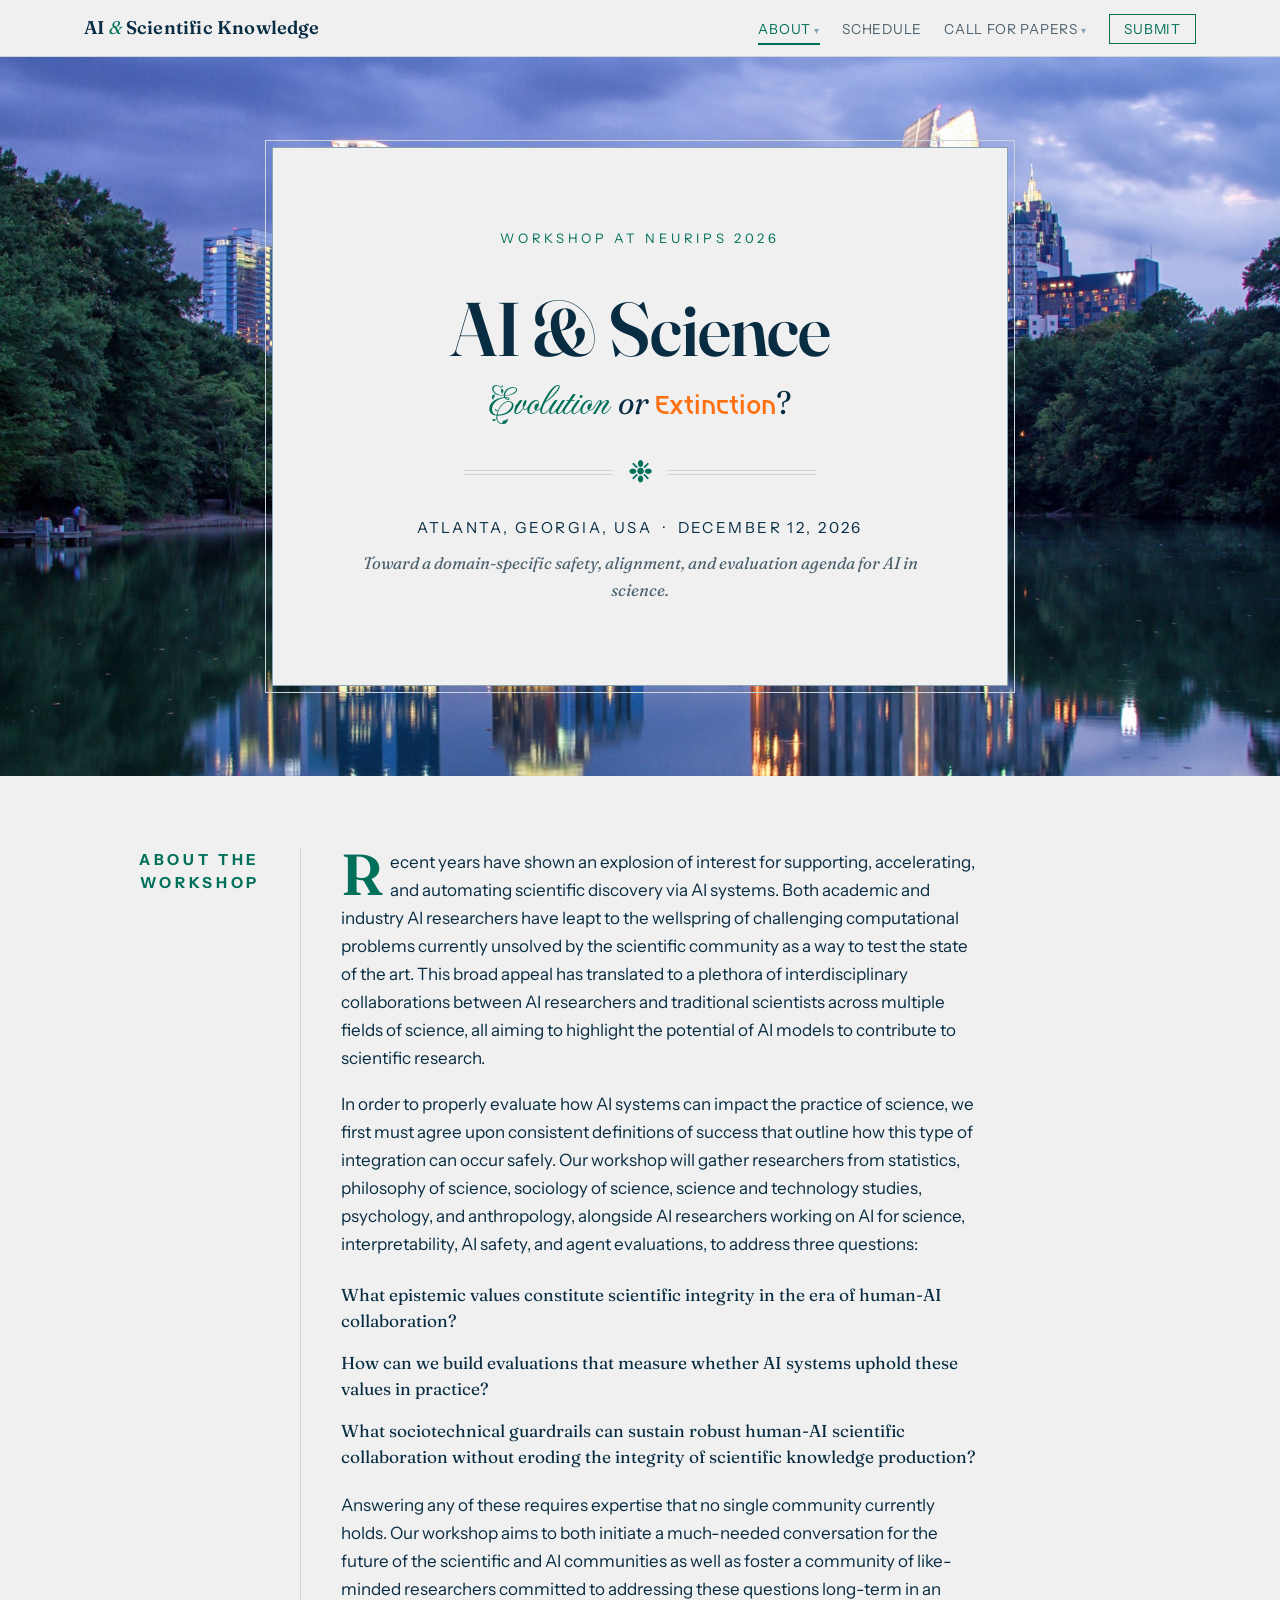
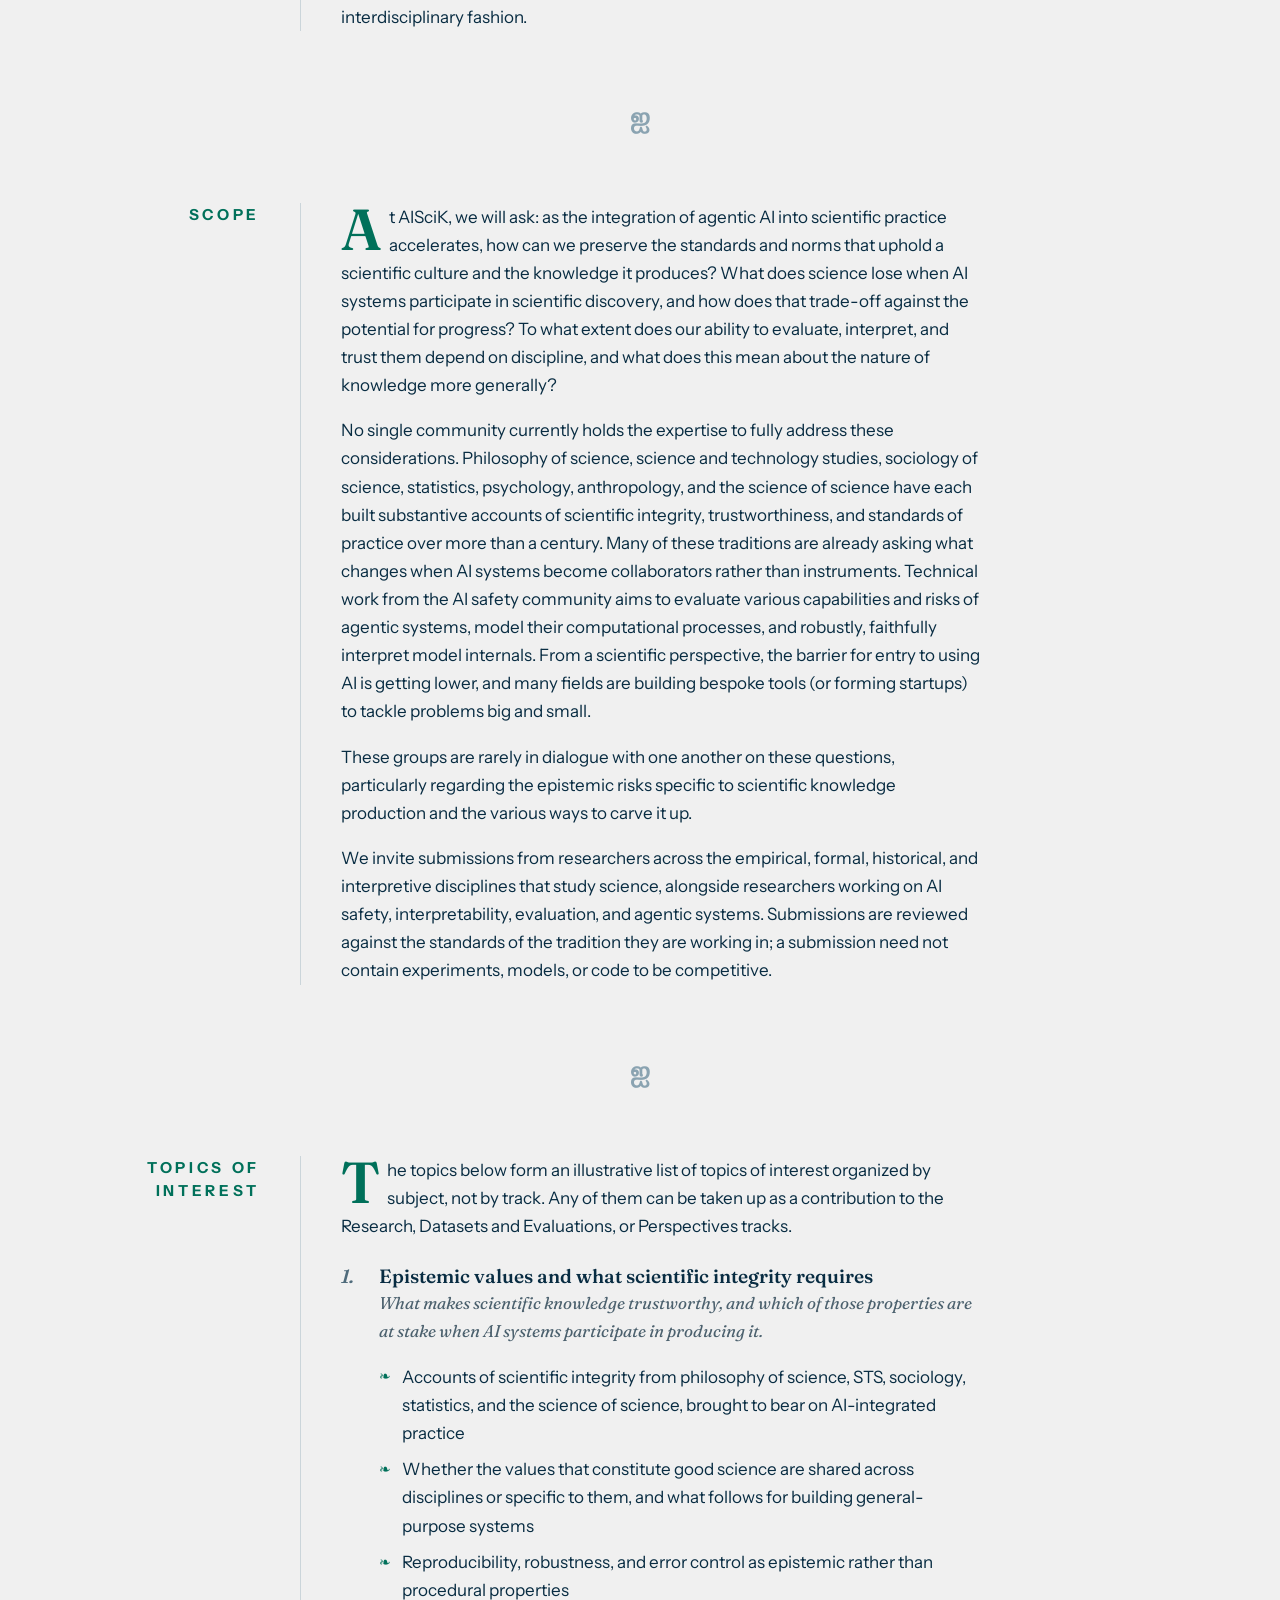
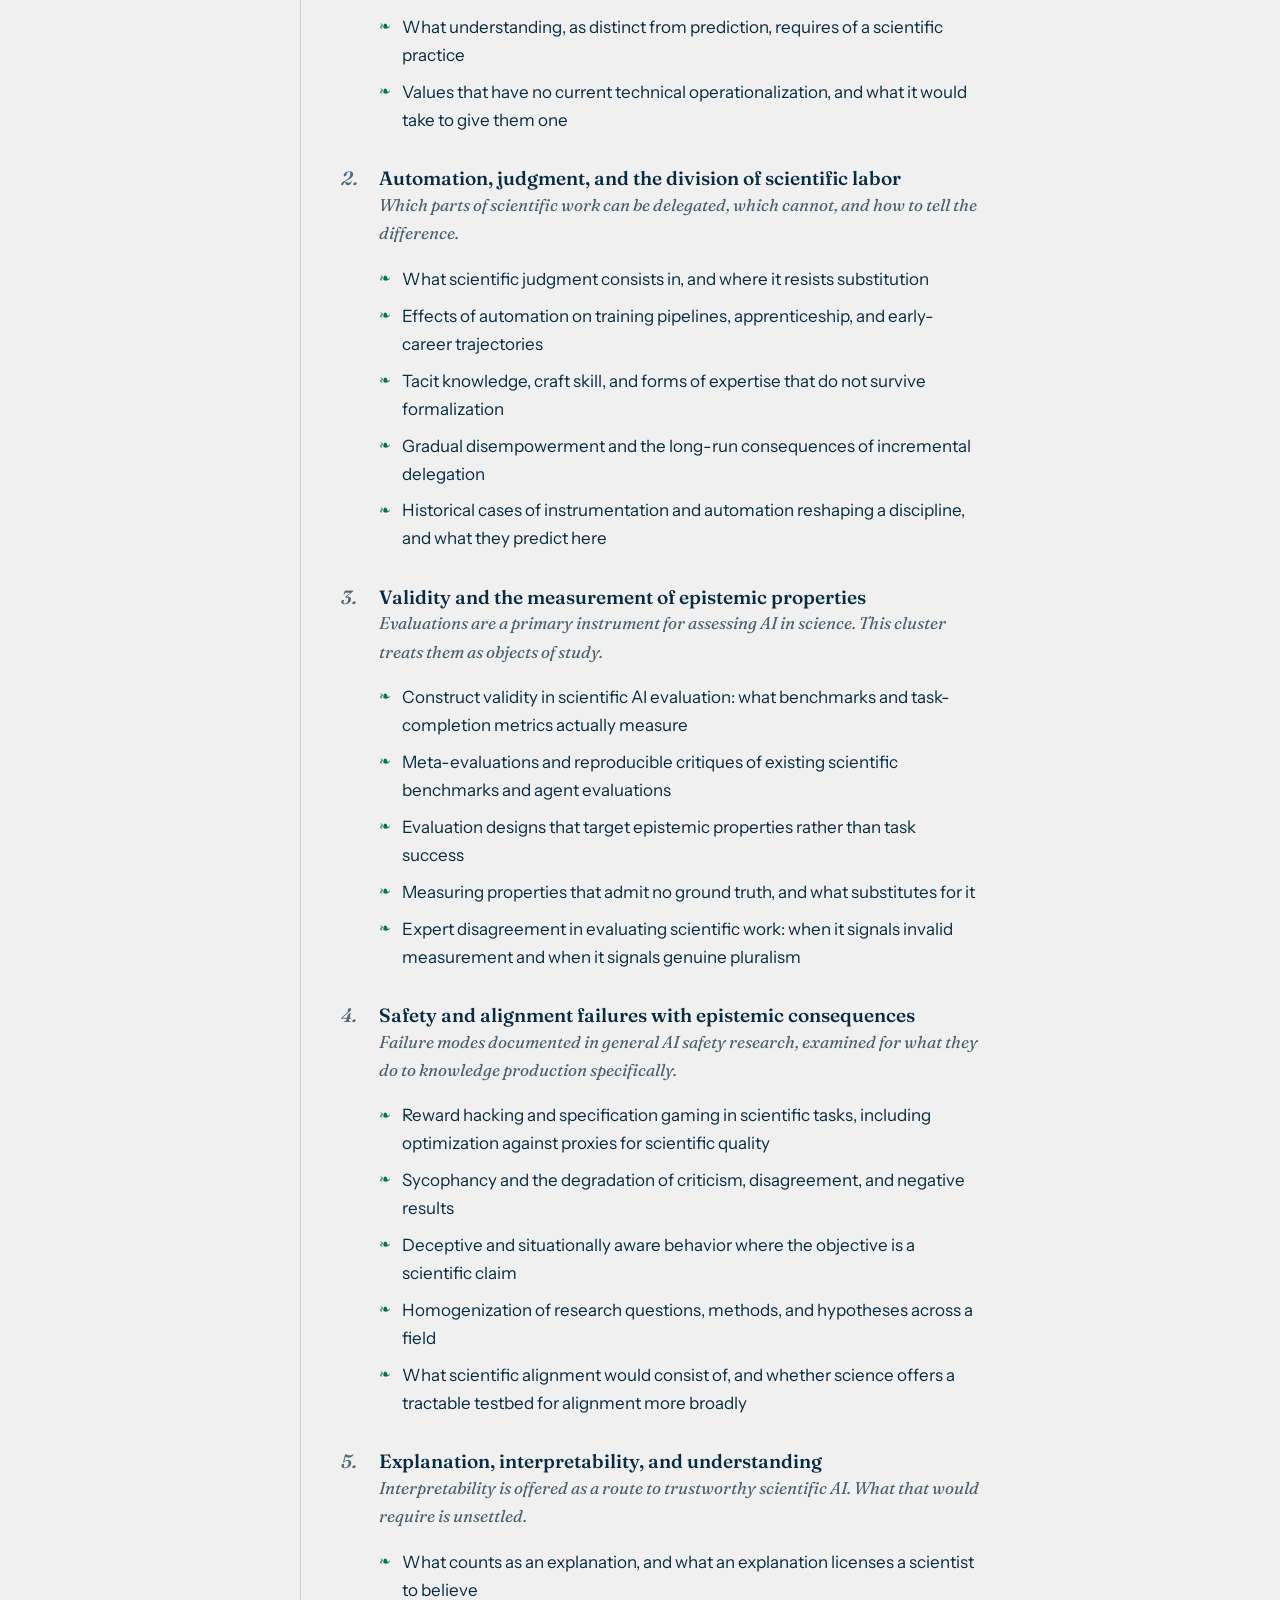
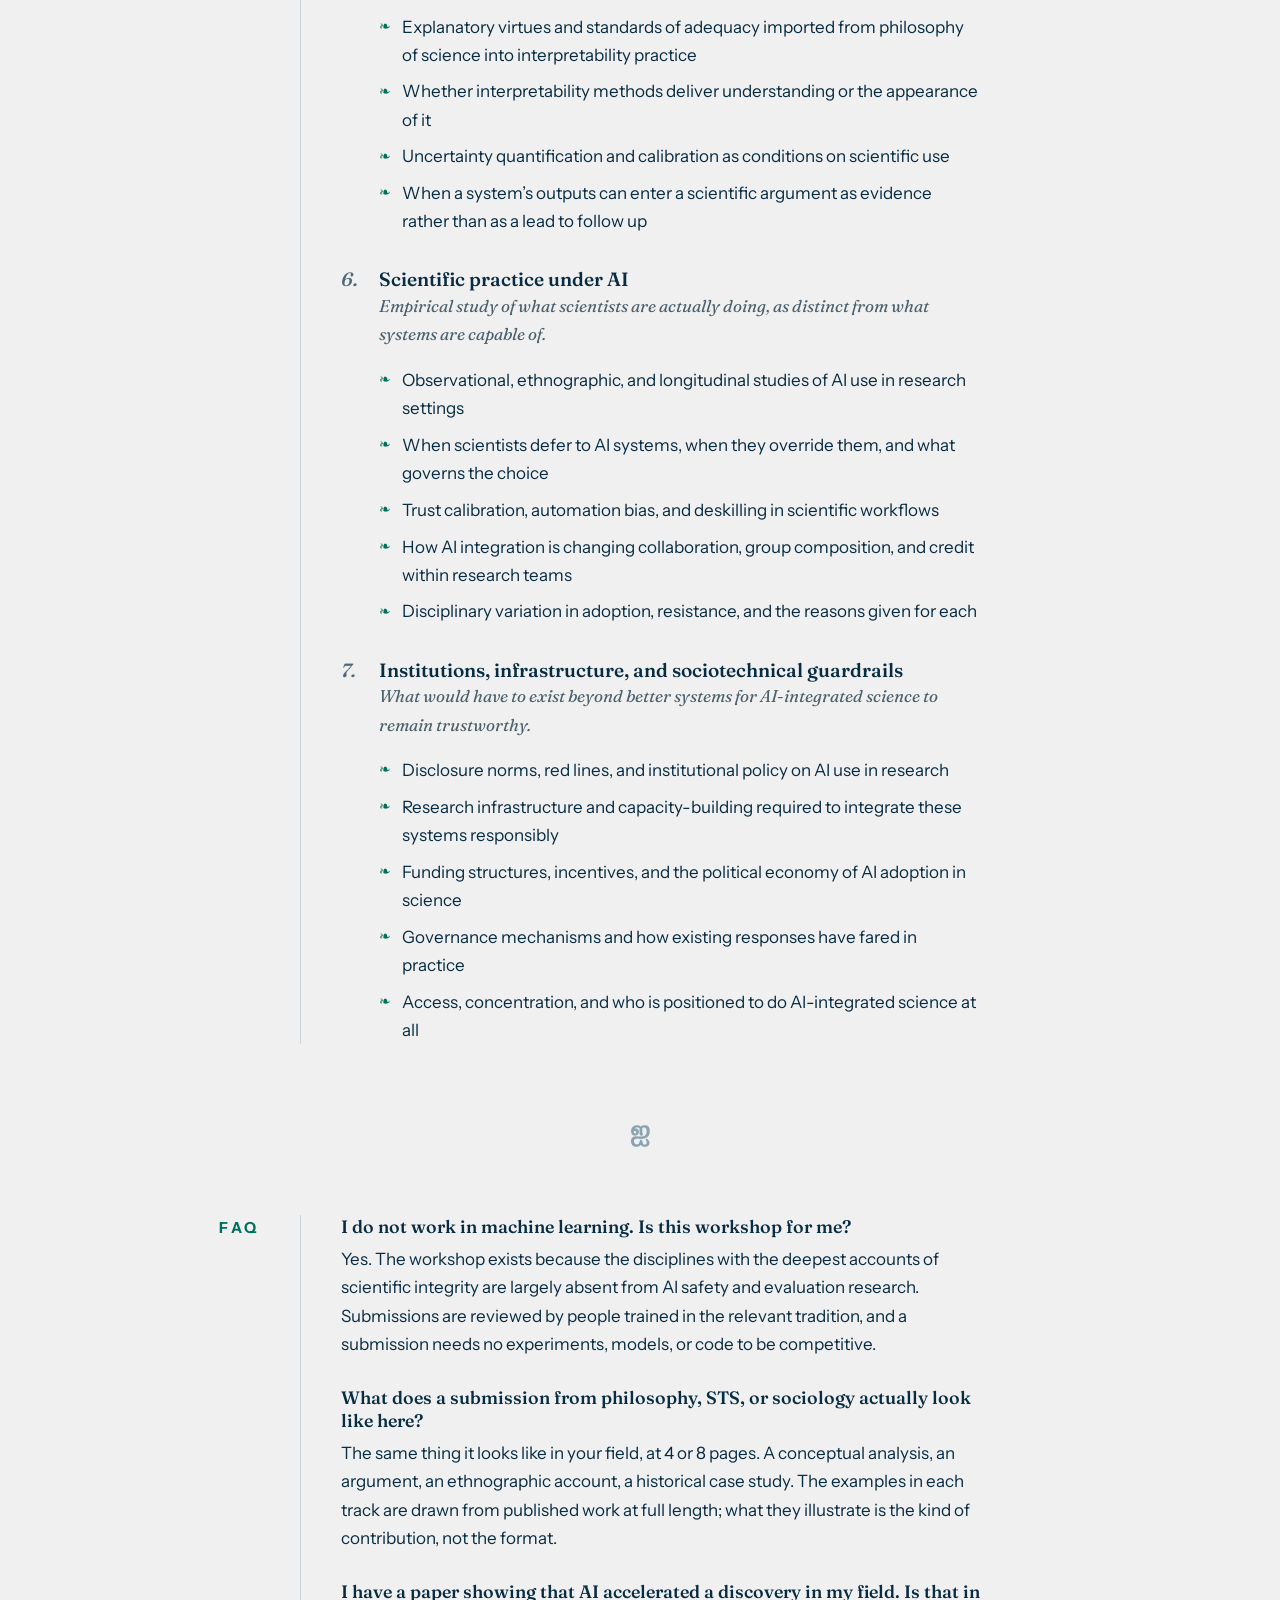
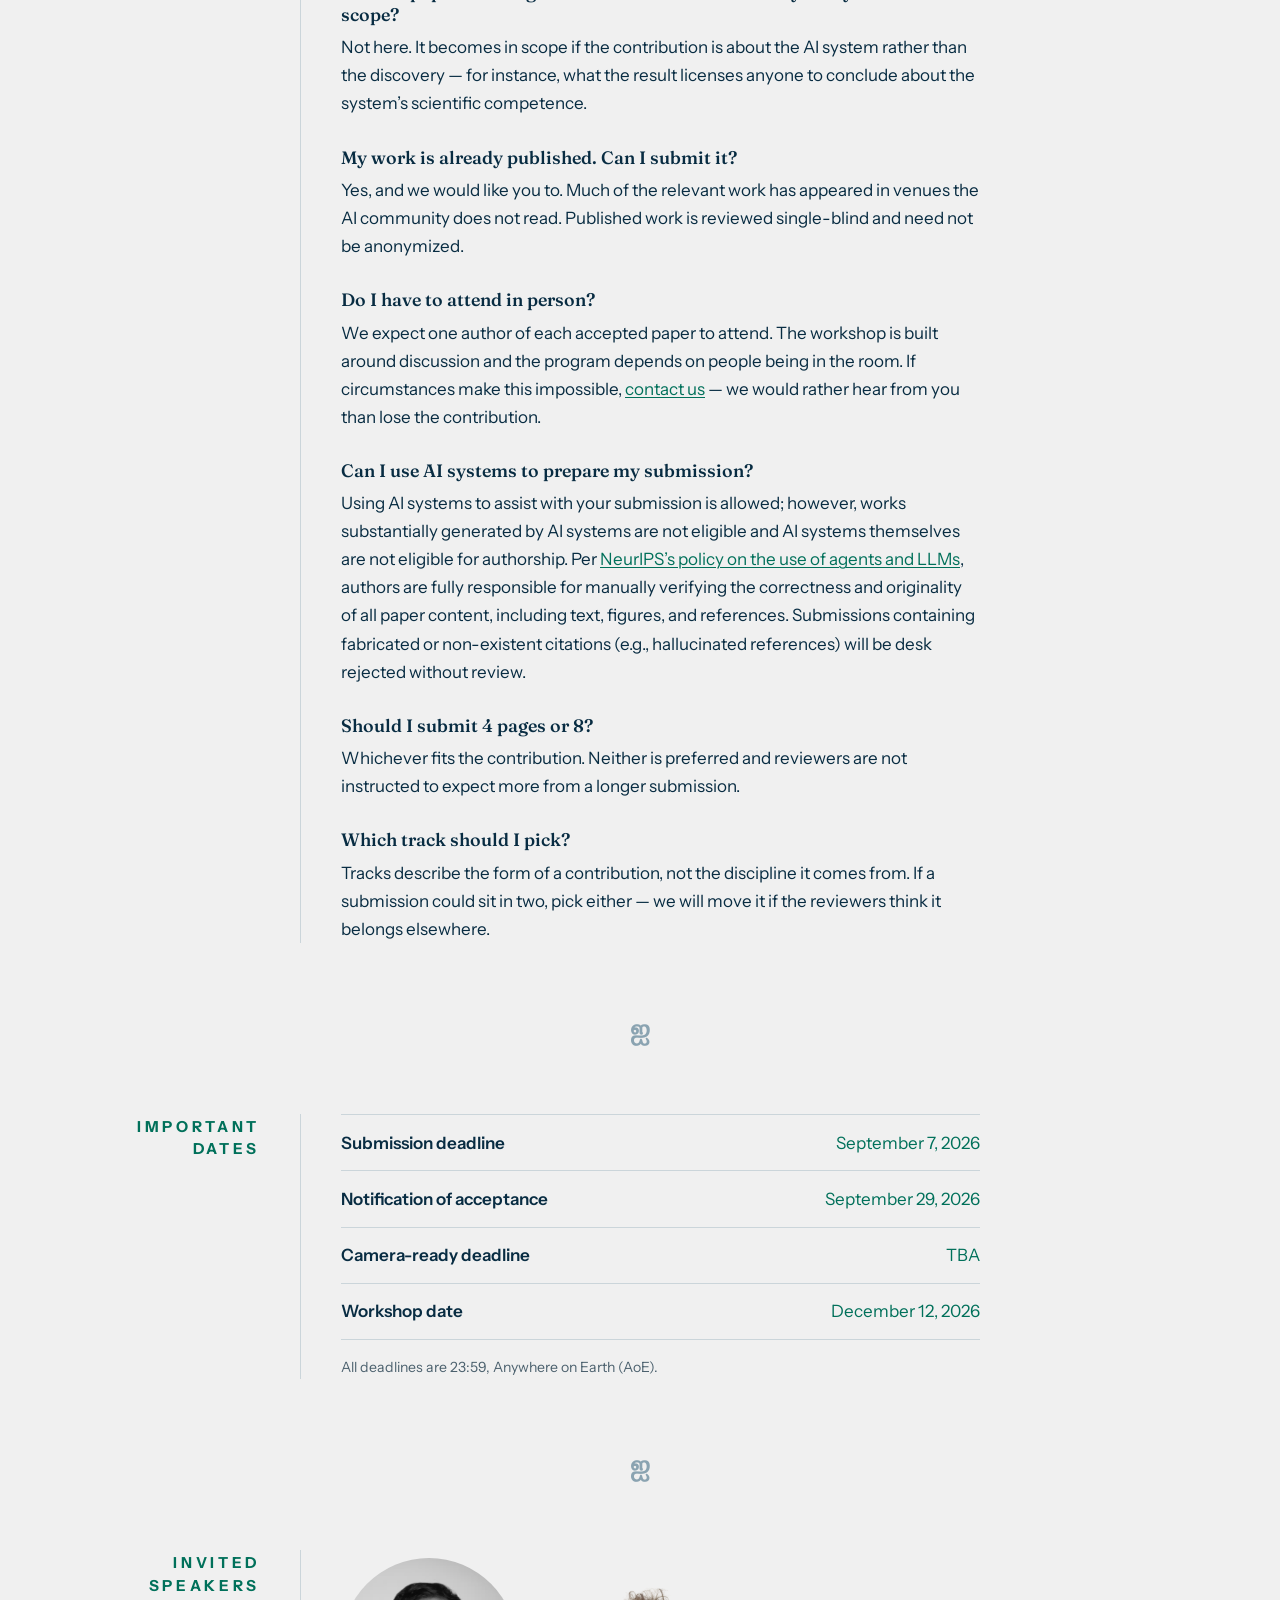
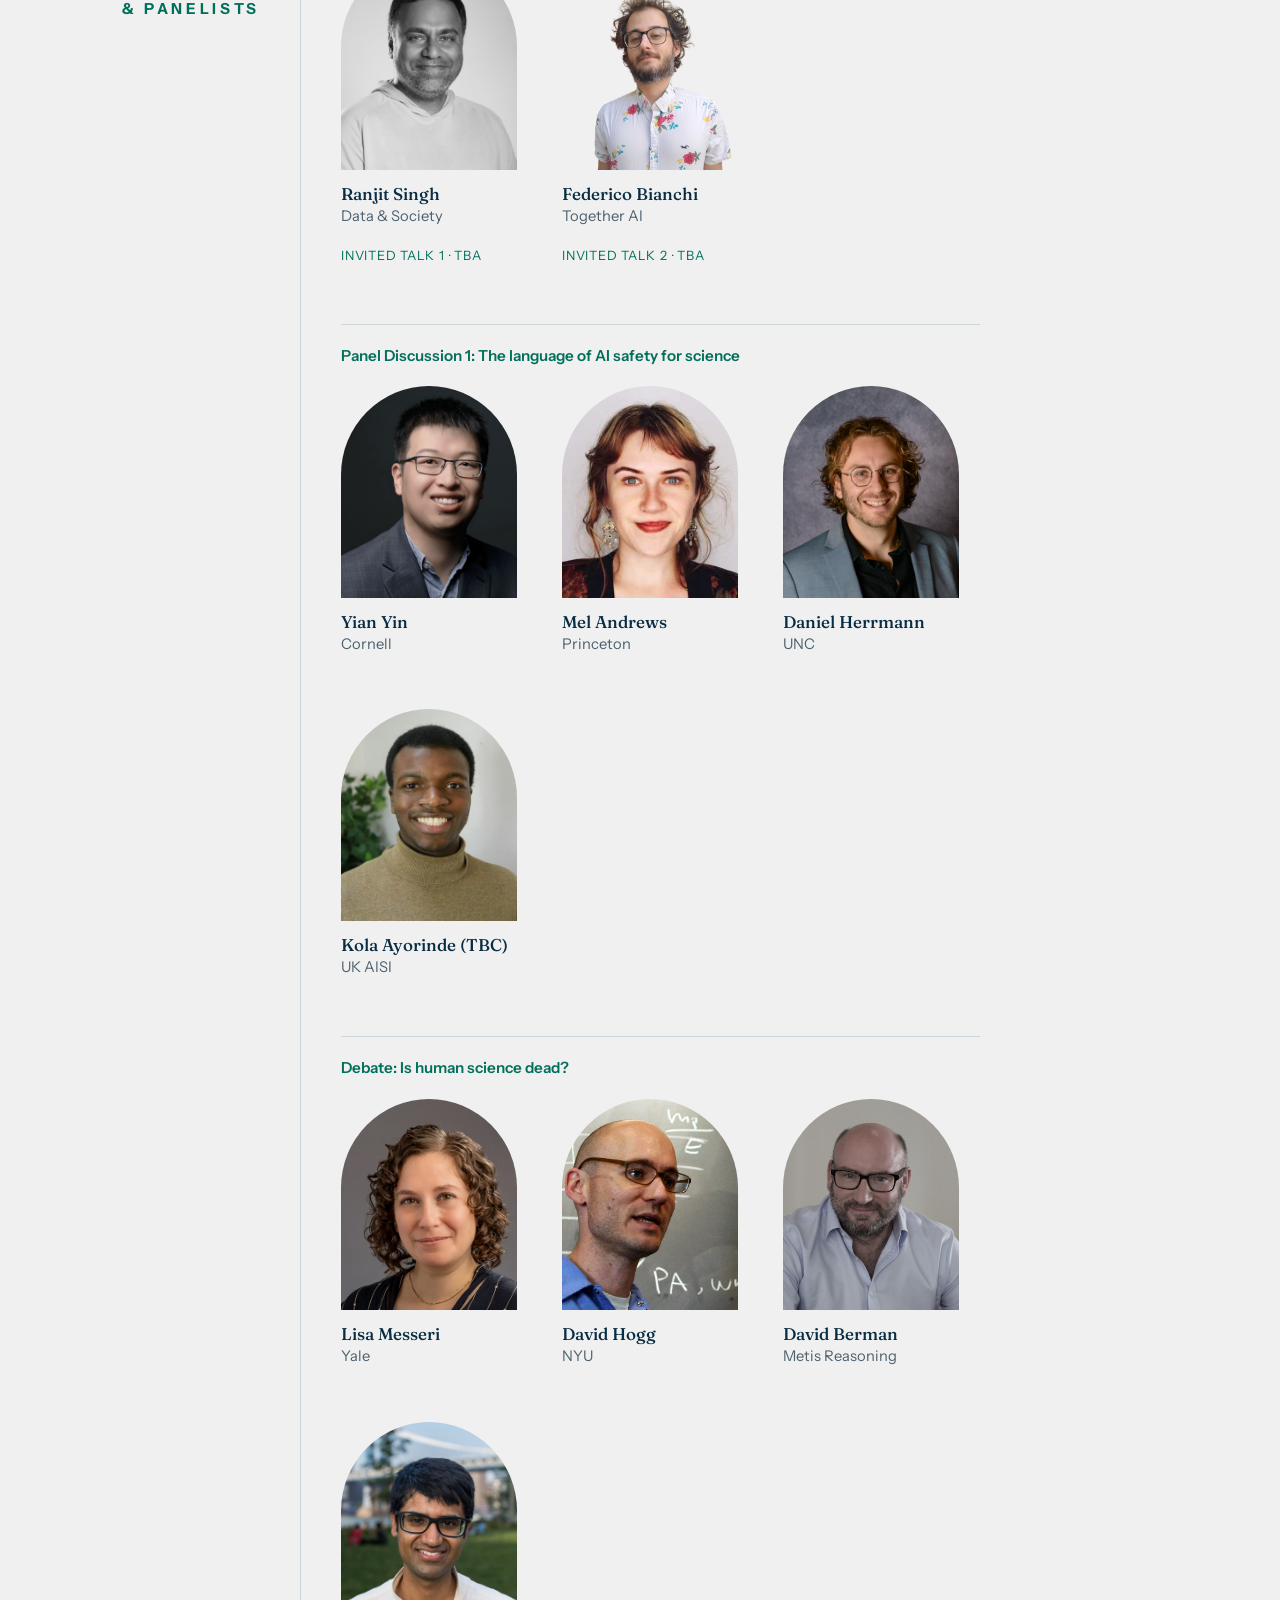
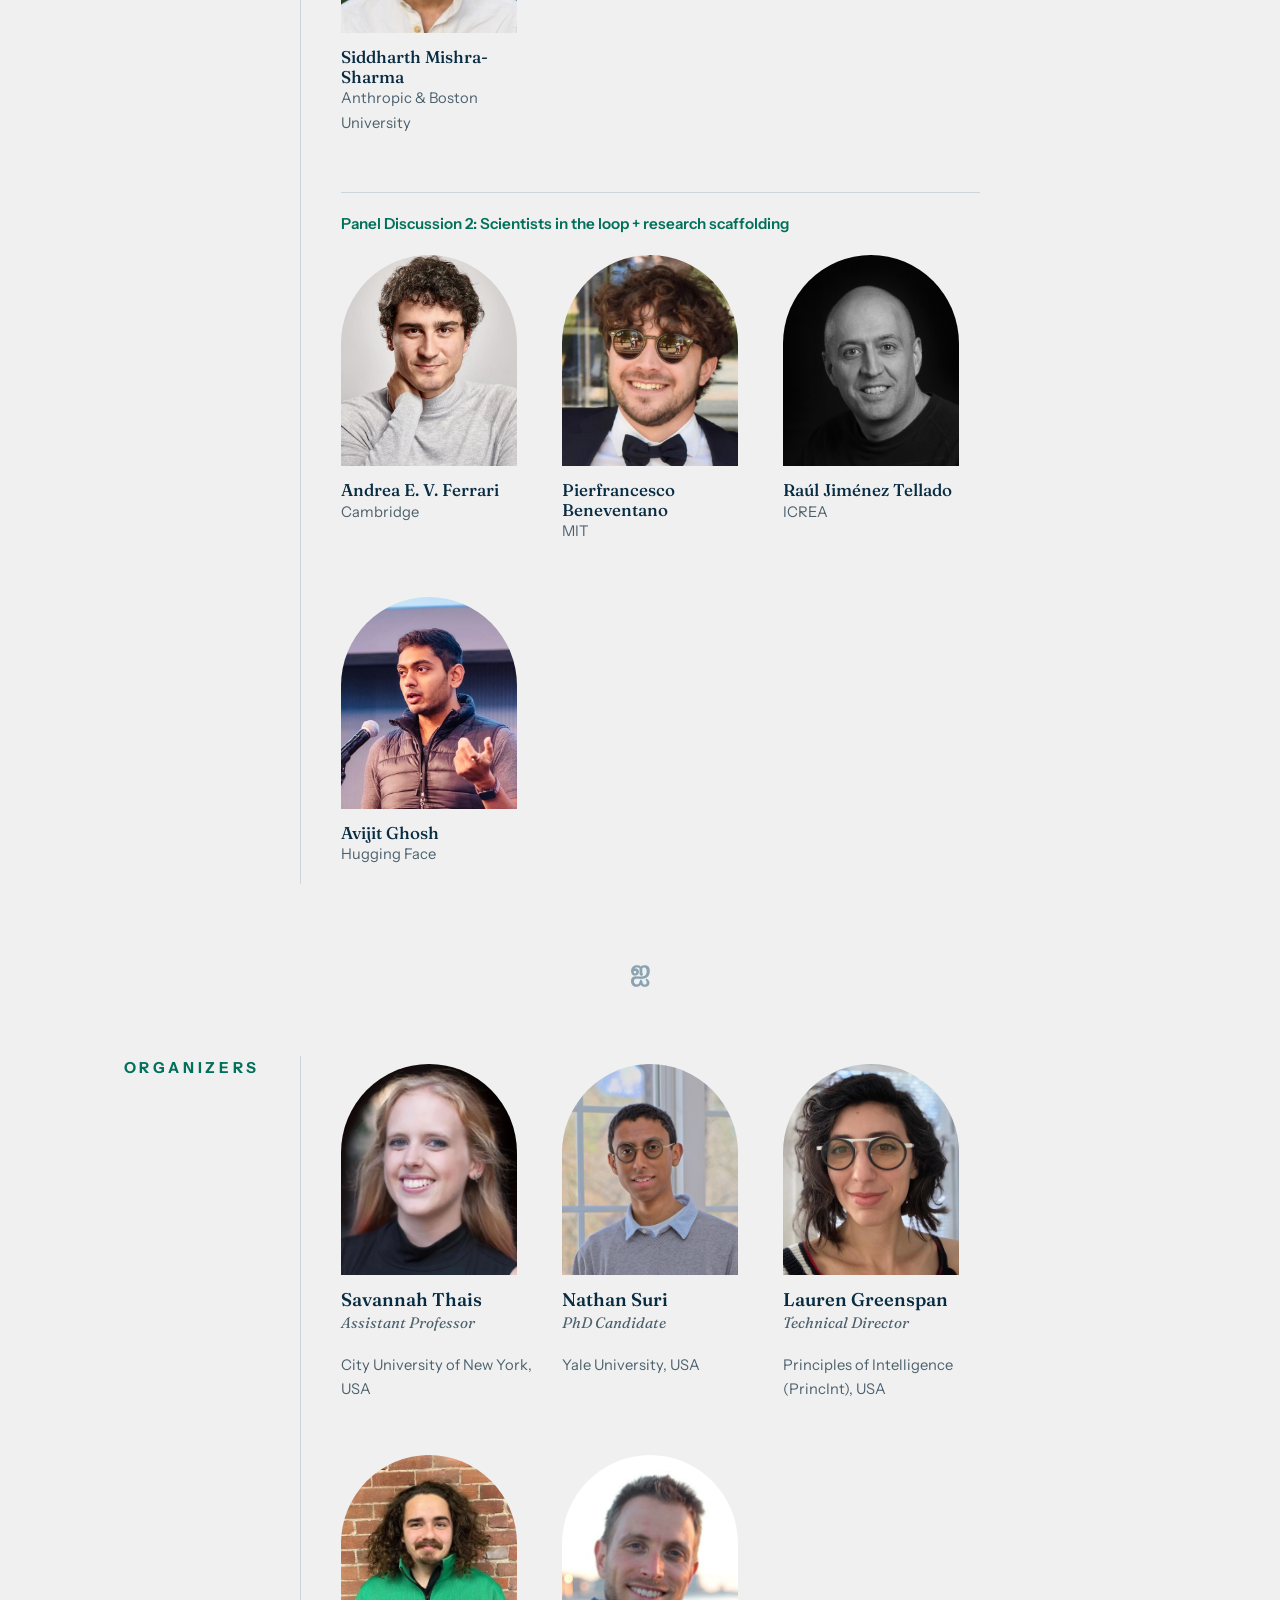
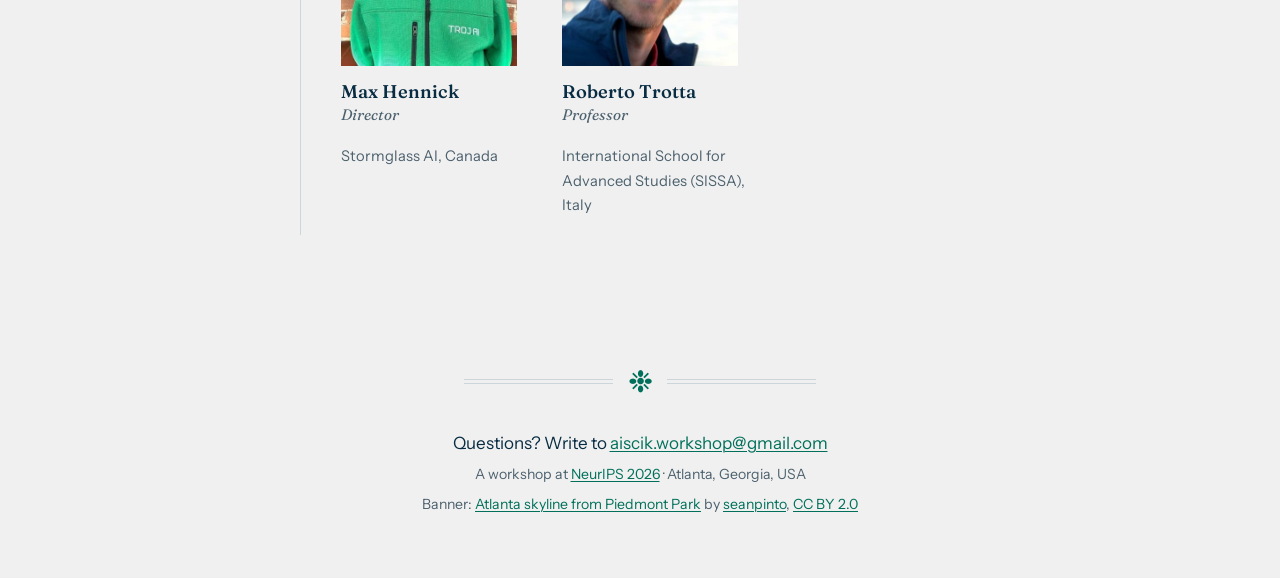
<file: index.html>
<!DOCTYPE html>
<html lang="en">
<head>
<meta charset="utf-8">
<meta name="viewport" content="width=device-width, initial-scale=1">
<title>AI &amp; Science: Evolution or Extinction? — NeurIPS 2026 Workshop</title>
<meta name="description" content="A NeurIPS 2026 workshop on scientific integrity in the era of human–AI collaboration. Atlanta, Georgia, USA.">
<link rel="preconnect" href="https://fonts.googleapis.com">
<link rel="preconnect" href="https://fonts.gstatic.com" crossorigin>
<link href="https://fonts.googleapis.com/css2?family=Asimovian&family=Fleur+De+Leah&family=Fraunces:ital,opsz,wght@0,9..144,300..700;1,9..144,300..700&family=Instrument+Sans:ital,wght@0,400..700;1,400..700&display=swap" rel="stylesheet">
<link rel="stylesheet" href="/css/styles.css?v=18">
<link rel="icon" href="data:image/svg+xml,<svg xmlns='http://www.w3.org/2000/svg' viewBox='0 0 100 100'><text x='50' y='50' font-size='78' text-anchor='middle' dominant-baseline='central'>❉</text></svg>">
</head>
<body>

<header class="site-header" id="top">
  <nav class="site-nav" aria-label="Main">
    <a class="nav-brand" href="/">AI&nbsp;<span class="amp">&amp;</span>&nbsp;Scientific Knowledge</a>
    <button class="nav-toggle" aria-expanded="false" aria-controls="nav-menu">
      <span class="nav-toggle-bar" aria-hidden="true"></span>
      Menu
    </button>
    <ul class="nav-menu" id="nav-menu">
      <li><a href="/" aria-current="page">About</a></li>
      <li><a href="/schedule/">Schedule</a></li>
      <li><a href="/call-for-papers/">Call for Papers</a></li>
      <li><a class="nav-cta" href="https://openreview.net/group?id=NeurIPS.cc/2026/Workshop/AISciK" target="_blank" rel="noopener">Submit</a></li>
    </ul>
  </nav>
</header>

<main>

  <!-- ======================= HERO ======================= -->
  <section class="hero">
    <div class="hero-frame">
      <p class="hero-eyebrow">Workshop at NeurIPS 2026</p>
      <h1 class="hero-title">
        <span class="hero-title-main">AI &amp; Science</span>
        <span class="hero-title-sub"><span class="evolution">Evolution</span> <em>or</em> <span class="extinction">Extinction</span><span class="rubric">?</span></span>
      </h1>
      <div class="hero-rule" aria-hidden="true"><span>❉</span></div>
      <p class="hero-meta">Atlanta, Georgia, USA&ensp;·&ensp;December 12, 2026</p>
      <p class="hero-tagline">Toward a domain-specific safety, alignment, and evaluation agenda for AI in science.</p>
    </div>
  </section>

  <!-- ======================= ABOUT ======================= -->
  <section class="section" id="about">
    <h2 class="section-rubric"><span class="rubric-word">About the workshop</span></h2>
    <div class="section-body">
      <p class="dropcap">Recent years have shown an explosion of interest for supporting, accelerating, and automating scientific discovery via AI systems. Both academic and industry AI researchers have leapt to the wellspring of challenging computational problems currently unsolved by the scientific community as a way to test the state of the art. This broad appeal has translated to a plethora of interdisciplinary collaborations between AI researchers and traditional scientists across multiple fields of science, all aiming to highlight the potential of AI models to contribute to scientific research.</p>
      <p>In order to properly evaluate how AI systems can impact the practice of science, we first must agree upon consistent definitions of success that outline how this type of integration can occur safely. Our workshop will gather researchers from statistics, philosophy of science, sociology of science, science and technology studies, psychology, and anthropology, alongside AI researchers working on AI for science, interpretability, AI safety, and agent evaluations, to address three questions:</p>
      <ol class="question-list">
        <li>What epistemic values constitute scientific integrity in the era of human-AI collaboration?</li>
        <li>How can we build evaluations that measure whether AI systems uphold these values in practice?</li>
        <li>What sociotechnical guardrails can sustain robust human-AI scientific collaboration without eroding the integrity of scientific knowledge production?</li>
      </ol>
      <p>Answering any of these requires expertise that no single community currently holds. Our workshop aims to both initiate a much-needed conversation for the future of the scientific and AI communities as well as foster a community of like-minded researchers committed to addressing these questions long-term in an interdisciplinary fashion.</p>
    </div>
  </section>

  <div class="fleuron" aria-hidden="true">ஐ</div>

  <!-- ======================= SCOPE ======================= -->
  <section class="section" id="scope">
    <h2 class="section-rubric"><span class="rubric-word">Scope</span></h2>
    <div class="section-body">
      <p class="dropcap">At AISciK, we will ask: as the integration of agentic AI into scientific practice accelerates, how can we preserve the standards and norms that uphold a scientific culture and the knowledge it produces? What does science lose when AI systems participate in scientific discovery, and how does that trade-off against the potential for progress? To what extent does our ability to evaluate, interpret, and trust them depend on discipline, and what does this mean about the nature of knowledge more generally?</p>
      <p>No single community currently holds the expertise to fully address these considerations. Philosophy of science, science and technology studies, sociology of science, statistics, psychology, anthropology, and the science of science have each built substantive accounts of scientific integrity, trustworthiness, and standards of practice over more than a century. Many of these traditions are already asking what changes when AI systems become collaborators rather than instruments. Technical work from the AI safety community aims to evaluate various capabilities and risks of agentic systems, model their computational processes, and robustly, faithfully interpret model internals. From a scientific perspective, the barrier for entry to using AI is getting lower, and many fields are building bespoke tools (or forming startups) to tackle problems big and small.</p>
      <p>These groups are rarely in dialogue with one another on these questions, particularly regarding the epistemic risks specific to scientific knowledge production and the various ways to carve it up.</p>
      <p>We invite submissions from researchers across the empirical, formal, historical, and interpretive disciplines that study science, alongside researchers working on AI safety, interpretability, evaluation, and agentic systems. Submissions are reviewed against the standards of the tradition they are working in; a submission need not contain experiments, models, or code to be competitive.</p>
    </div>
  </section>

  <div class="fleuron" aria-hidden="true">ஐ</div>

  <!-- ======================= TOPICS ======================= -->
  <section class="section" id="topics">
    <h2 class="section-rubric"><span class="rubric-word">Topics of Interest</span></h2>
    <div class="section-body">
      <p class="dropcap">The topics below form an illustrative list of topics of interest organized by subject, not by track. Any of them can be taken up as a contribution to the Research, Datasets and Evaluations, or Perspectives tracks.</p>
      <ol class="topics-list">
        <li>
          <h3>Epistemic values and what scientific integrity requires</h3>
          <p class="topic-desc">What makes scientific knowledge trustworthy, and which of those properties are at stake when AI systems participate in producing it.</p>
          <ul class="topic-list">
            <li>Accounts of scientific integrity from philosophy of science, STS, sociology, statistics, and the science of science, brought to bear on AI-integrated practice</li>
            <li>Whether the values that constitute good science are shared across disciplines or specific to them, and what follows for building general-purpose systems</li>
            <li>Reproducibility, robustness, and error control as epistemic rather than procedural properties</li>
            <li>What understanding, as distinct from prediction, requires of a scientific practice</li>
            <li>Values that have no current technical operationalization, and what it would take to give them one</li>
          </ul>
        </li>
        <li>
          <h3>Automation, judgment, and the division of scientific labor</h3>
          <p class="topic-desc">Which parts of scientific work can be delegated, which cannot, and how to tell the difference.</p>
          <ul class="topic-list">
            <li>What scientific judgment consists in, and where it resists substitution</li>
            <li>Effects of automation on training pipelines, apprenticeship, and early-career trajectories</li>
            <li>Tacit knowledge, craft skill, and forms of expertise that do not survive formalization</li>
            <li>Gradual disempowerment and the long-run consequences of incremental delegation</li>
            <li>Historical cases of instrumentation and automation reshaping a discipline, and what they predict here</li>
          </ul>
        </li>
        <li>
          <h3>Validity and the measurement of epistemic properties</h3>
          <p class="topic-desc">Evaluations are a primary instrument for assessing AI in science. This cluster treats them as objects of study.</p>
          <ul class="topic-list">
            <li>Construct validity in scientific AI evaluation: what benchmarks and task-completion metrics actually measure</li>
            <li>Meta-evaluations and reproducible critiques of existing scientific benchmarks and agent evaluations</li>
            <li>Evaluation designs that target epistemic properties rather than task success</li>
            <li>Measuring properties that admit no ground truth, and what substitutes for it</li>
            <li>Expert disagreement in evaluating scientific work: when it signals invalid measurement and when it signals genuine pluralism</li>
          </ul>
        </li>
        <li>
          <h3>Safety and alignment failures with epistemic consequences</h3>
          <p class="topic-desc">Failure modes documented in general AI safety research, examined for what they do to knowledge production specifically.</p>
          <ul class="topic-list">
            <li>Reward hacking and specification gaming in scientific tasks, including optimization against proxies for scientific quality</li>
            <li>Sycophancy and the degradation of criticism, disagreement, and negative results</li>
            <li>Deceptive and situationally aware behavior where the objective is a scientific claim</li>
            <li>Homogenization of research questions, methods, and hypotheses across a field</li>
            <li>What scientific alignment would consist of, and whether science offers a tractable testbed for alignment more broadly</li>
          </ul>
        </li>
        <li>
          <h3>Explanation, interpretability, and understanding</h3>
          <p class="topic-desc">Interpretability is offered as a route to trustworthy scientific AI. What that would require is unsettled.</p>
          <ul class="topic-list">
            <li>What counts as an explanation, and what an explanation licenses a scientist to believe</li>
            <li>Explanatory virtues and standards of adequacy imported from philosophy of science into interpretability practice</li>
            <li>Whether interpretability methods deliver understanding or the appearance of it</li>
            <li>Uncertainty quantification and calibration as conditions on scientific use</li>
            <li>When a system’s outputs can enter a scientific argument as evidence rather than as a lead to follow up</li>
          </ul>
        </li>
        <li>
          <h3>Scientific practice under AI</h3>
          <p class="topic-desc">Empirical study of what scientists are actually doing, as distinct from what systems are capable of.</p>
          <ul class="topic-list">
            <li>Observational, ethnographic, and longitudinal studies of AI use in research settings</li>
            <li>When scientists defer to AI systems, when they override them, and what governs the choice</li>
            <li>Trust calibration, automation bias, and deskilling in scientific workflows</li>
            <li>How AI integration is changing collaboration, group composition, and credit within research teams</li>
            <li>Disciplinary variation in adoption, resistance, and the reasons given for each</li>
          </ul>
        </li>
        <li>
          <h3>Institutions, infrastructure, and sociotechnical guardrails</h3>
          <p class="topic-desc">What would have to exist beyond better systems for AI-integrated science to remain trustworthy.</p>
          <ul class="topic-list">
            <li>Disclosure norms, red lines, and institutional policy on AI use in research</li>
            <li>Research infrastructure and capacity-building required to integrate these systems responsibly</li>
            <li>Funding structures, incentives, and the political economy of AI adoption in science</li>
            <li>Governance mechanisms and how existing responses have fared in practice</li>
            <li>Access, concentration, and who is positioned to do AI-integrated science at all</li>
          </ul>
        </li>
      </ol>
    </div>
  </section>

  <div class="fleuron" aria-hidden="true">ஐ</div>

  <!-- ======================= FAQ ======================= -->
  <section class="section" id="faq">
    <h2 class="section-rubric"><span class="rubric-word">FAQ</span></h2>
    <div class="section-body">
      <div class="faq">
        <div class="faq-item">
          <h3 class="faq-q">I do not work in machine learning. Is this workshop for me?</h3>
          <p>Yes. The workshop exists because the disciplines with the deepest accounts of scientific integrity are largely absent from AI safety and evaluation research. Submissions are reviewed by people trained in the relevant tradition, and a submission needs no experiments, models, or code to be competitive.</p>
        </div>
        <div class="faq-item">
          <h3 class="faq-q">What does a submission from philosophy, STS, or sociology actually look like here?</h3>
          <p>The same thing it looks like in your field, at 4 or 8 pages. A conceptual analysis, an argument, an ethnographic account, a historical case study. The examples in each track are drawn from published work at full length; what they illustrate is the kind of contribution, not the format.</p>
        </div>
        <div class="faq-item">
          <h3 class="faq-q">I have a paper showing that AI accelerated a discovery in my field. Is that in scope?</h3>
          <p>Not here. It becomes in scope if the contribution is about the AI system rather than the discovery — for instance, what the result licenses anyone to conclude about the system’s scientific competence.</p>
        </div>
        <div class="faq-item">
          <h3 class="faq-q">My work is already published. Can I submit it?</h3>
          <p>Yes, and we would like you to. Much of the relevant work has appeared in venues the AI community does not read. Published work is reviewed single-blind and need not be anonymized.</p>
        </div>
        <div class="faq-item">
          <h3 class="faq-q">Do I have to attend in person?</h3>
          <p>We expect one author of each accepted paper to attend. The workshop is built around discussion and the program depends on people being in the room. If circumstances make this impossible, <a href="mailto:aiscik.workshop@gmail.com">contact us</a> — we would rather hear from you than lose the contribution.</p>
        </div>
        <div class="faq-item">
          <h3 class="faq-q">Can I use AI systems to prepare my submission?</h3>
          <p>Using AI systems to assist with your submission is allowed; however, works substantially generated by AI systems are not eligible and AI systems themselves are not eligible for authorship. Per <a href="https://neurips.cc/Conferences/2026/MainTrackHandbook#:~:text=Author%20Use%20of%20Agents%20and%20Large%20Language%20Models%20(LLMs)%C2%A0" target="_blank" rel="noopener">NeurIPS’s policy on the use of agents and LLMs</a>, authors are fully responsible for manually verifying the correctness and originality of all paper content, including text, figures, and references. Submissions containing fabricated or non-existent citations (e.g., hallucinated references) will be desk rejected without review.</p>
        </div>
        <div class="faq-item">
          <h3 class="faq-q">Should I submit 4 pages or 8?</h3>
          <p>Whichever fits the contribution. Neither is preferred and reviewers are not instructed to expect more from a longer submission.</p>
        </div>
        <div class="faq-item">
          <h3 class="faq-q">Which track should I pick?</h3>
          <p>Tracks describe the form of a contribution, not the discipline it comes from. If a submission could sit in two, pick either — we will move it if the reviewers think it belongs elsewhere.</p>
        </div>
      </div>
    </div>
  </section>

  <div class="fleuron" aria-hidden="true">ஐ</div>

  <!-- ======================= IMPORTANT DATES ======================= -->
  <!-- Also on the Call for Papers page — keep the two lists in step. -->
  <section class="section" id="dates">
    <h2 class="section-rubric"><span class="rubric-word">Important dates</span></h2>
    <div class="section-body">
      <dl class="dates-list">
        <div class="dates-row"><dt>Submission deadline</dt><dd>September 7, 2026</dd></div>
        <div class="dates-row"><dt>Notification of acceptance</dt><dd>September 29, 2026</dd></div>
        <div class="dates-row"><dt>Camera-ready deadline</dt><dd>TBA</dd></div>
        <div class="dates-row"><dt>Workshop date</dt><dd>December 12, 2026</dd></div>
      </dl>
      <p class="footnote">All deadlines are 23:59, Anywhere on Earth (AoE).</p>
    </div>
  </section>

  <div class="fleuron" aria-hidden="true">ஐ</div>

  <!-- ======================= SPEAKERS ======================= -->
  <section class="section" id="speakers">
    <h2 class="section-rubric"><span class="rubric-word">Invited speakers &amp; panelists</span></h2>
    <div class="section-body section-body-wide">
<ul class="people-grid">
        <li class="person" id="speaker-1">
          <img src="/assets/headshots/ranjit-singh.jpg" alt="Headshot of Ranjit Singh" width="400" height="480" loading="lazy">
          <h4>Ranjit Singh</h4>
          <p class="person-affil">Data &amp; Society</p>
          <p class="person-role">Invited Talk 1 &middot; TBA</p>
        </li>
        <li class="person" id="speaker-2">
          <img src="/assets/headshots/federico-bianchi.png" alt="Headshot of Federico Bianchi" width="540" height="659" loading="lazy">
          <h4>Federico Bianchi</h4>
          <p class="person-affil">Together AI</p>
          <p class="person-role">Invited Talk 2 &middot; TBA</p>
        </li>
      </ul>
      <section class="speaker-group" id="panel-1">
        <h3 class="group-title">Panel Discussion 1: The language of AI safety for science</h3>
        <ul class="people-grid">
        <li class="person">
          <img src="/assets/headshots/yian-yin.jpg" alt="Headshot of Yian Yin" width="400" height="480" loading="lazy">
          <h4>Yian Yin</h4>
          <p class="person-affil">Cornell</p>
        </li>
        <li class="person">
          <img src="/assets/headshots/mel-andrews.jpg" alt="Headshot of Mel Andrews" width="400" height="480" loading="lazy">
          <h4>Mel Andrews</h4>
          <p class="person-affil">Princeton</p>
        </li>
        <li class="person">
          <img src="/assets/headshots/daniel-herrmann.jpg" alt="Headshot of Daniel Herrmann" width="400" height="480" loading="lazy">
          <h4>Daniel Herrmann</h4>
          <p class="person-affil">UNC</p>
        </li>
        <li class="person">
          <img src="/assets/headshots/kola-ayorinde.jpg" alt="Headshot of Kola Ayorinde" width="460" height="460" loading="lazy">
          <h4>Kola Ayorinde (TBC)</h4>
          <p class="person-affil">UK AISI</p>
        </li>
        </ul>
      </section>
      <section class="speaker-group" id="debate">
        <h3 class="group-title">Debate: Is human science dead?</h3>
        <ul class="people-grid">
        <li class="person">
          <img src="/assets/headshots/lisa-messeri.jpg" alt="Headshot of Lisa Messeri" width="400" height="480" loading="lazy">
          <h4>Lisa Messeri</h4>
          <p class="person-affil">Yale</p>
        </li>
        <li class="person">
          <img src="/assets/headshots/david-hogg.jpg" alt="Headshot of David Hogg" width="250" height="300" loading="lazy">
          <h4>David Hogg</h4>
          <p class="person-affil">NYU</p>
        </li>
        <li class="person">
          <img src="/assets/headshots/david-berman.jpg" alt="Headshot of David Berman" width="400" height="400" loading="lazy">
          <h4>David Berman</h4>
          <p class="person-affil">Metis Reasoning</p>
        </li>
        <li class="person">
          <img src="/assets/headshots/siddharth-mishra-sharma.jpg" alt="Headshot of Siddharth Mishra-Sharma" width="466" height="480" loading="lazy">
          <h4>Siddharth Mishra-Sharma</h4>
          <p class="person-affil">Anthropic &amp; Boston University</p>
        </li>
        </ul>
      </section>
      <section class="speaker-group" id="panel-2">
        <h3 class="group-title">Panel Discussion 2: Scientists in the loop + research scaffolding</h3>
        <ul class="people-grid">
        <li class="person">
          <img src="/assets/headshots/andrea-ferrari.jpg" alt="Headshot of Andrea E. V. Ferrari" width="540" height="648" loading="lazy">
          <h4>Andrea E. V. Ferrari</h4>
          <p class="person-affil">Cambridge</p>
        </li>
        <li class="person">
          <img src="/assets/headshots/pierfrancesco-beneventano.jpg" alt="Headshot of Pierfrancesco Beneventano" width="540" height="649" loading="lazy">
          <h4>Pierfrancesco Beneventano</h4>
          <p class="person-affil">MIT</p>
        </li>
        <li class="person">
          <img src="/assets/headshots/raul-jimenez.jpg" alt="Headshot of Raúl Jiménez Tellado" width="800" height="533" loading="lazy" style="object-position: 58% 50%;">
          <h4>Raúl Jiménez Tellado</h4>
          <p class="person-affil">ICREA</p>
        </li>
        <li class="person">
          <img src="/assets/headshots/avijit-ghosh.jpg" alt="Headshot of Avijit Ghosh" width="640" height="640" loading="lazy">
          <h4>Avijit Ghosh</h4>
          <p class="person-affil">Hugging Face</p>
        </li>
        </ul>
      </section>
    </div>
  </section>

  <div class="fleuron" aria-hidden="true">ஐ</div>

  <!-- ======================= ORGANIZERS ======================= -->
  <section class="section" id="organizers">
    <h2 class="section-rubric"><span class="rubric-word">Organizers</span></h2>
    <div class="section-body section-body-wide">
      <ul class="people-grid people-grid-organizers">
        <li class="person">
          <img src="/assets/headshots/savannah-thais.jpg" alt="Headshot of Savannah Thais" width="400" height="480" loading="lazy">
          <h3>Savannah Thais</h3>
          <p class="person-title">Assistant Professor</p>
          <p class="person-affil">City University of New York, USA</p>
        </li>
        <li class="person">
          <img src="/assets/headshots/nathan-suri.jpg" alt="Headshot of Nathan Suri" width="400" height="480" loading="lazy">
          <h3>Nathan Suri</h3>
          <p class="person-title">PhD Candidate</p>
          <p class="person-affil">Yale University, USA</p>
        </li>
        <li class="person">
          <img src="/assets/headshots/lauren-greenspan.jpg" alt="Headshot of Lauren Greenspan" width="400" height="480" loading="lazy">
          <h3>Lauren Greenspan</h3>
          <p class="person-title">Technical Director</p>
          <p class="person-affil">Principles of Intelligence (PrincInt), USA</p>
        </li>
        <li class="person">
          <img src="/assets/headshots/max-hennick.jpg" alt="Headshot of Max Hennick" width="400" height="480" loading="lazy">
          <h3>Max Hennick</h3>
          <p class="person-title">Director</p>
          <p class="person-affil">Stormglass AI, Canada</p>
        </li>
        <li class="person">
          <img src="/assets/headshots/roberto-trotta.jpg" alt="Headshot of Roberto Trotta" width="356" height="426" loading="lazy">
          <h3>Roberto Trotta</h3>
          <p class="person-title">Professor</p>
          <p class="person-affil">International School for Advanced Studies (SISSA), Italy</p>
        </li>
      </ul>
    </div>
  </section>

</main>

<footer class="site-footer">
  <div class="hero-rule" aria-hidden="true"><span>❉</span></div>
  <p>Questions? Write to <a href="mailto:aiscik.workshop@gmail.com">aiscik.workshop@gmail.com</a></p>
  <p class="footnote">A workshop at <a href="https://neurips.cc">NeurIPS 2026</a> · Atlanta, Georgia, USA</p>
  <p class="footnote">Banner: <a href="https://commons.wikimedia.org/wiki/File:Atlanta_Skyline_-_Piedmont_Park.png">Atlanta skyline from Piedmont Park</a> by <a href="https://www.flickr.com/photos/seanpinto/26354316925/">seanpinto</a>, <a href="https://creativecommons.org/licenses/by/2.0/">CC&nbsp;BY&nbsp;2.0</a></p>
</footer>

<script src="/js/main.js?v=18"></script>
</body>
</html>
</file>
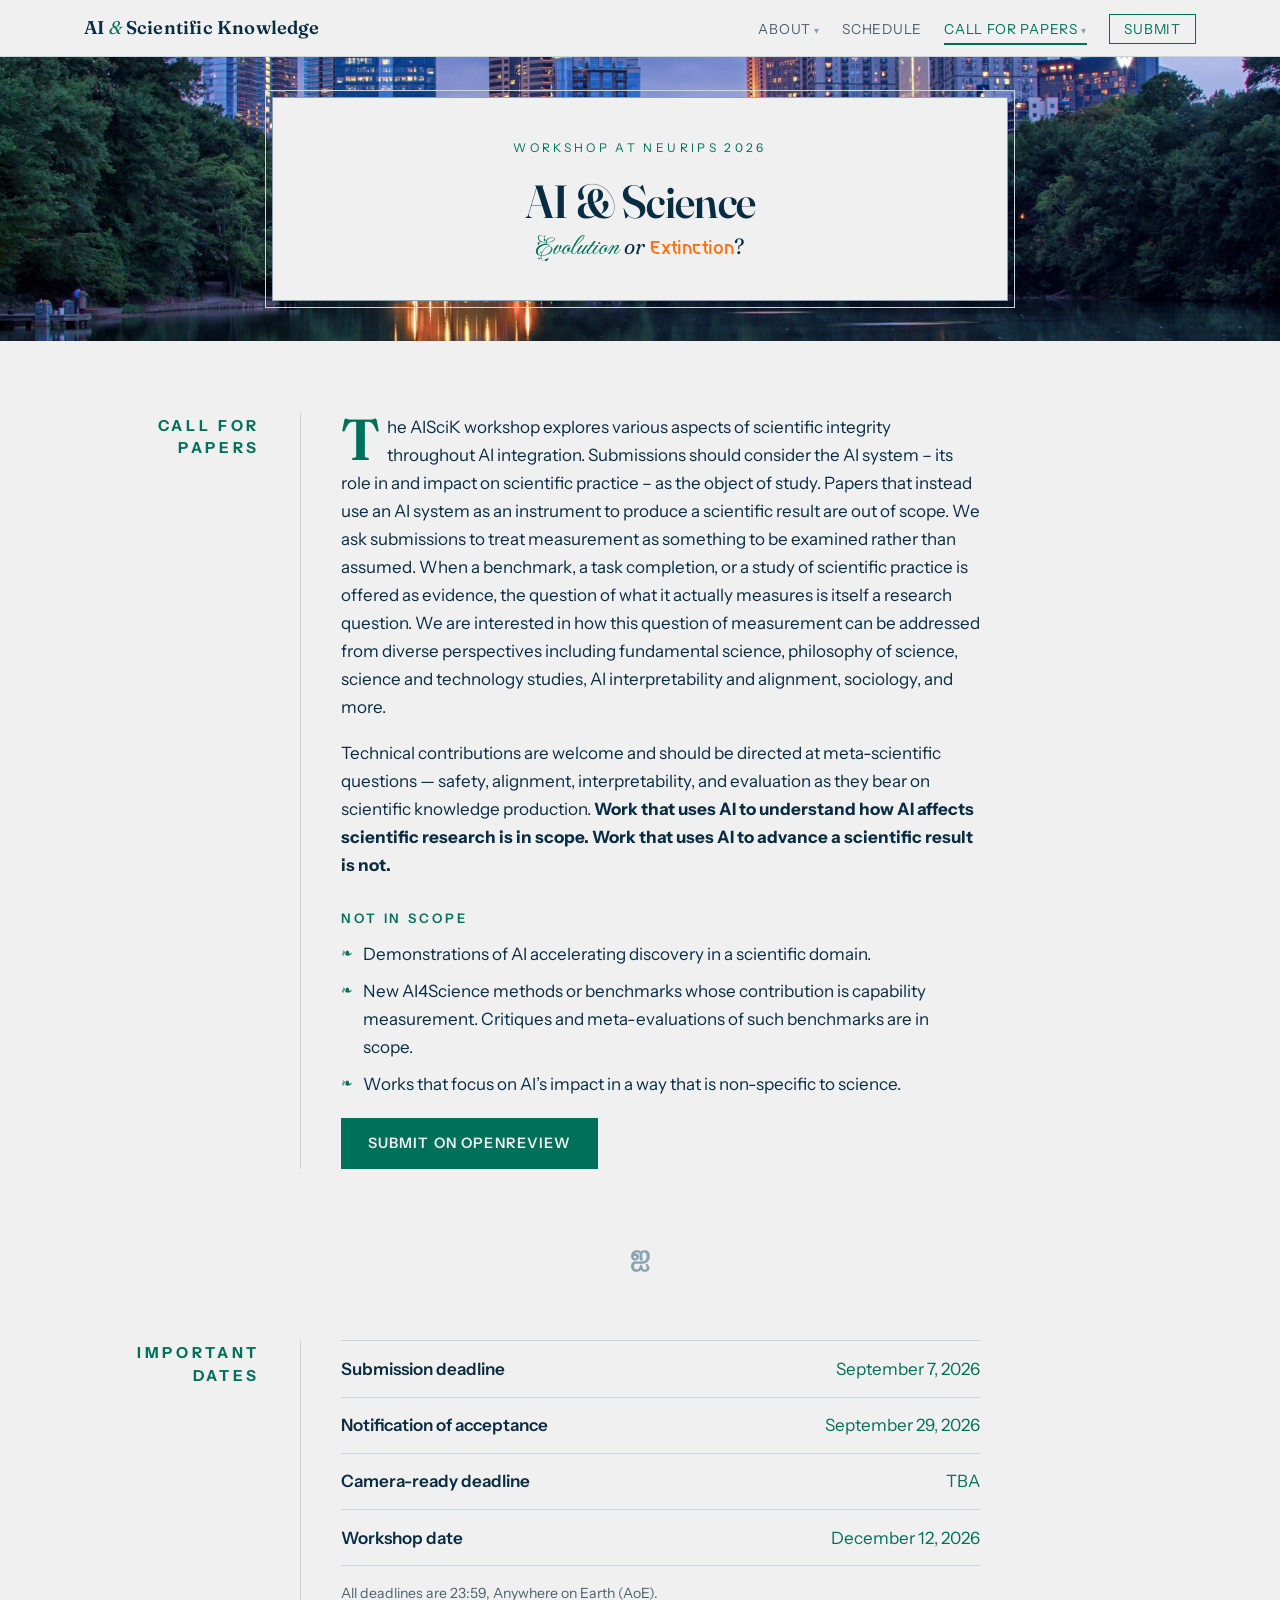
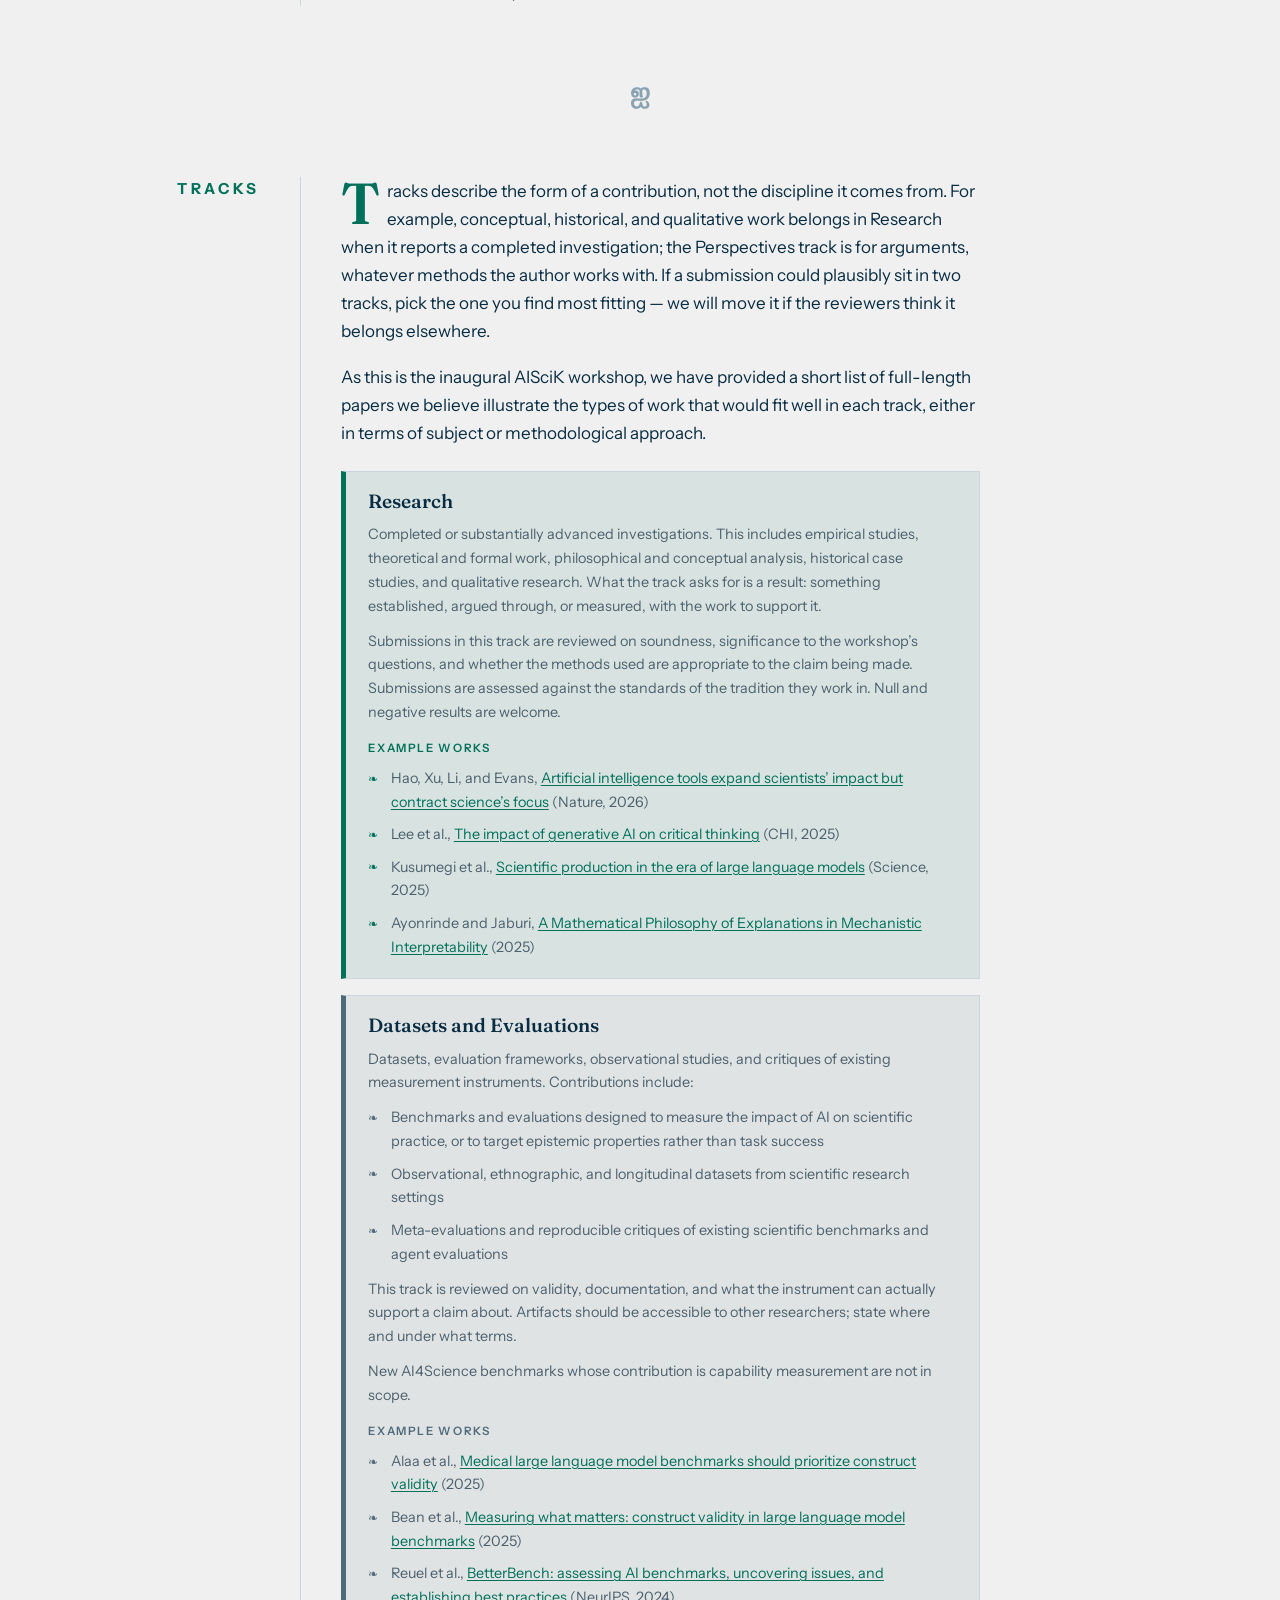
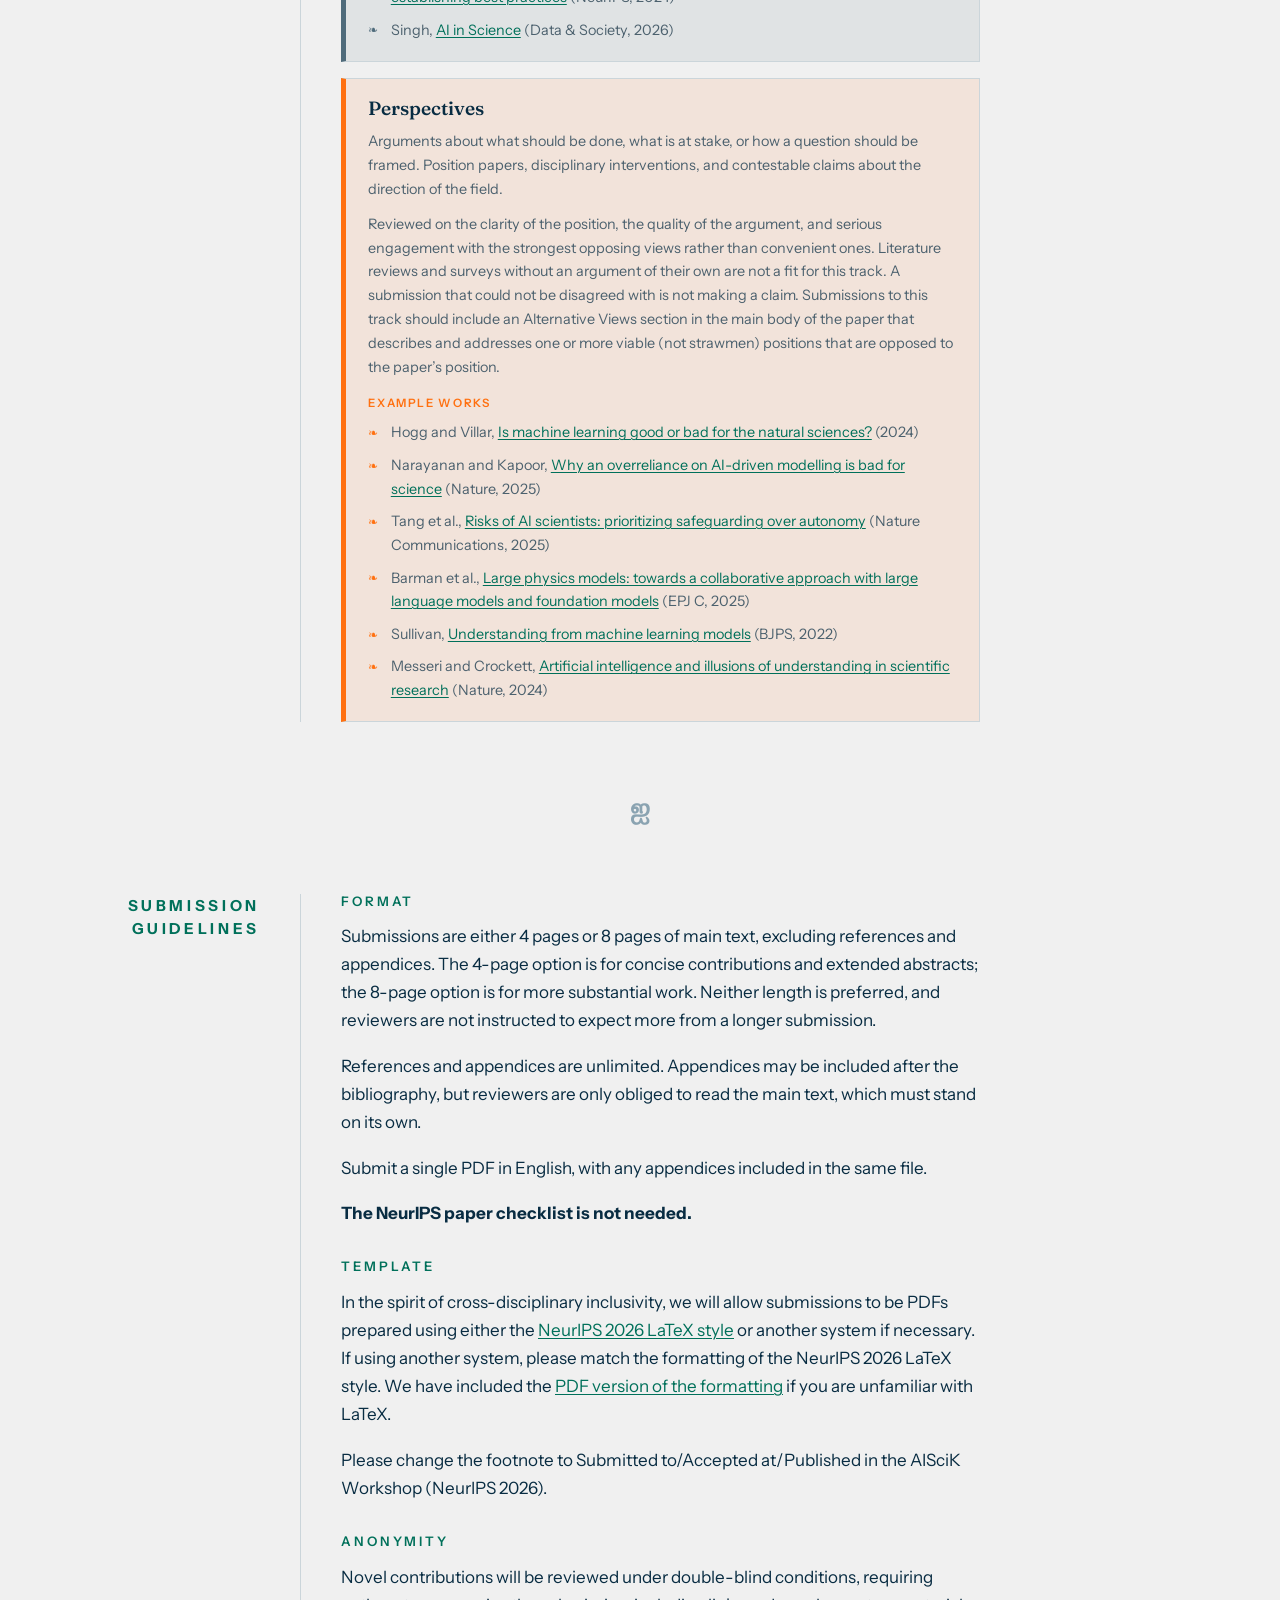
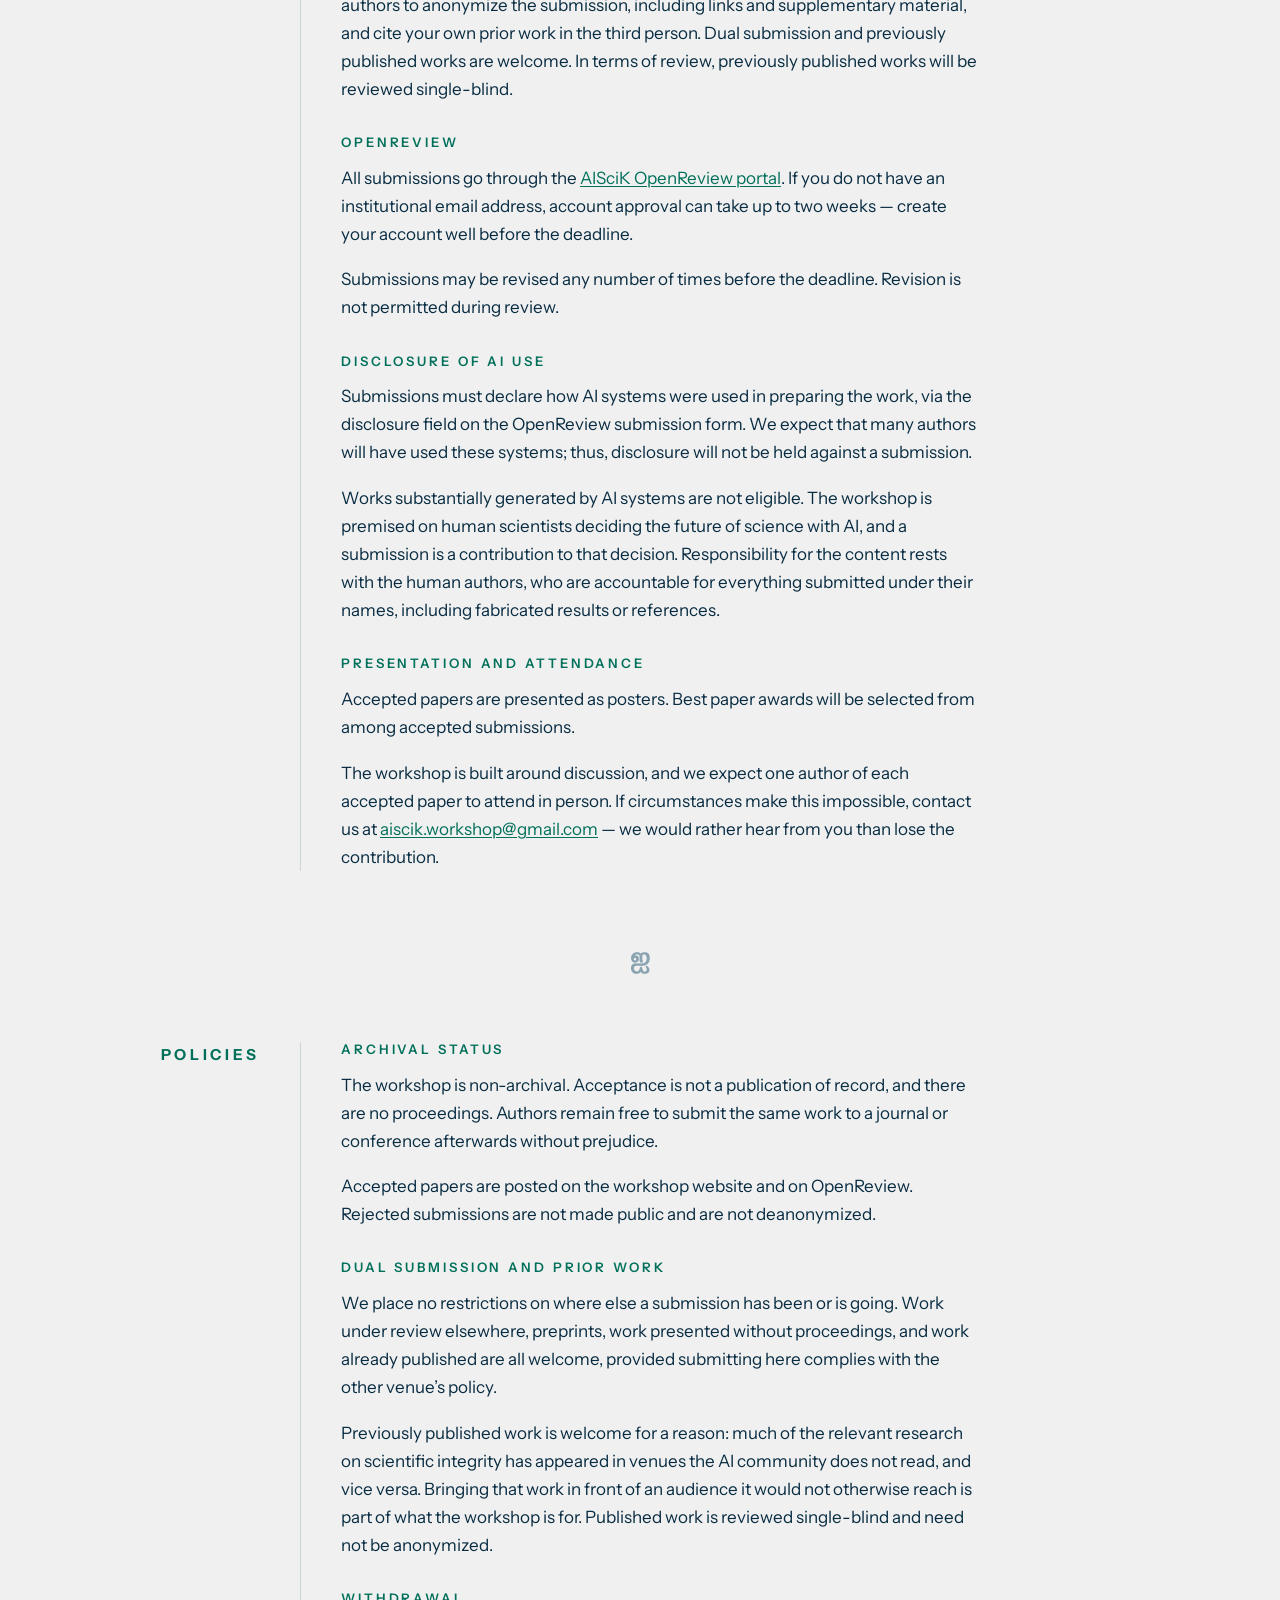
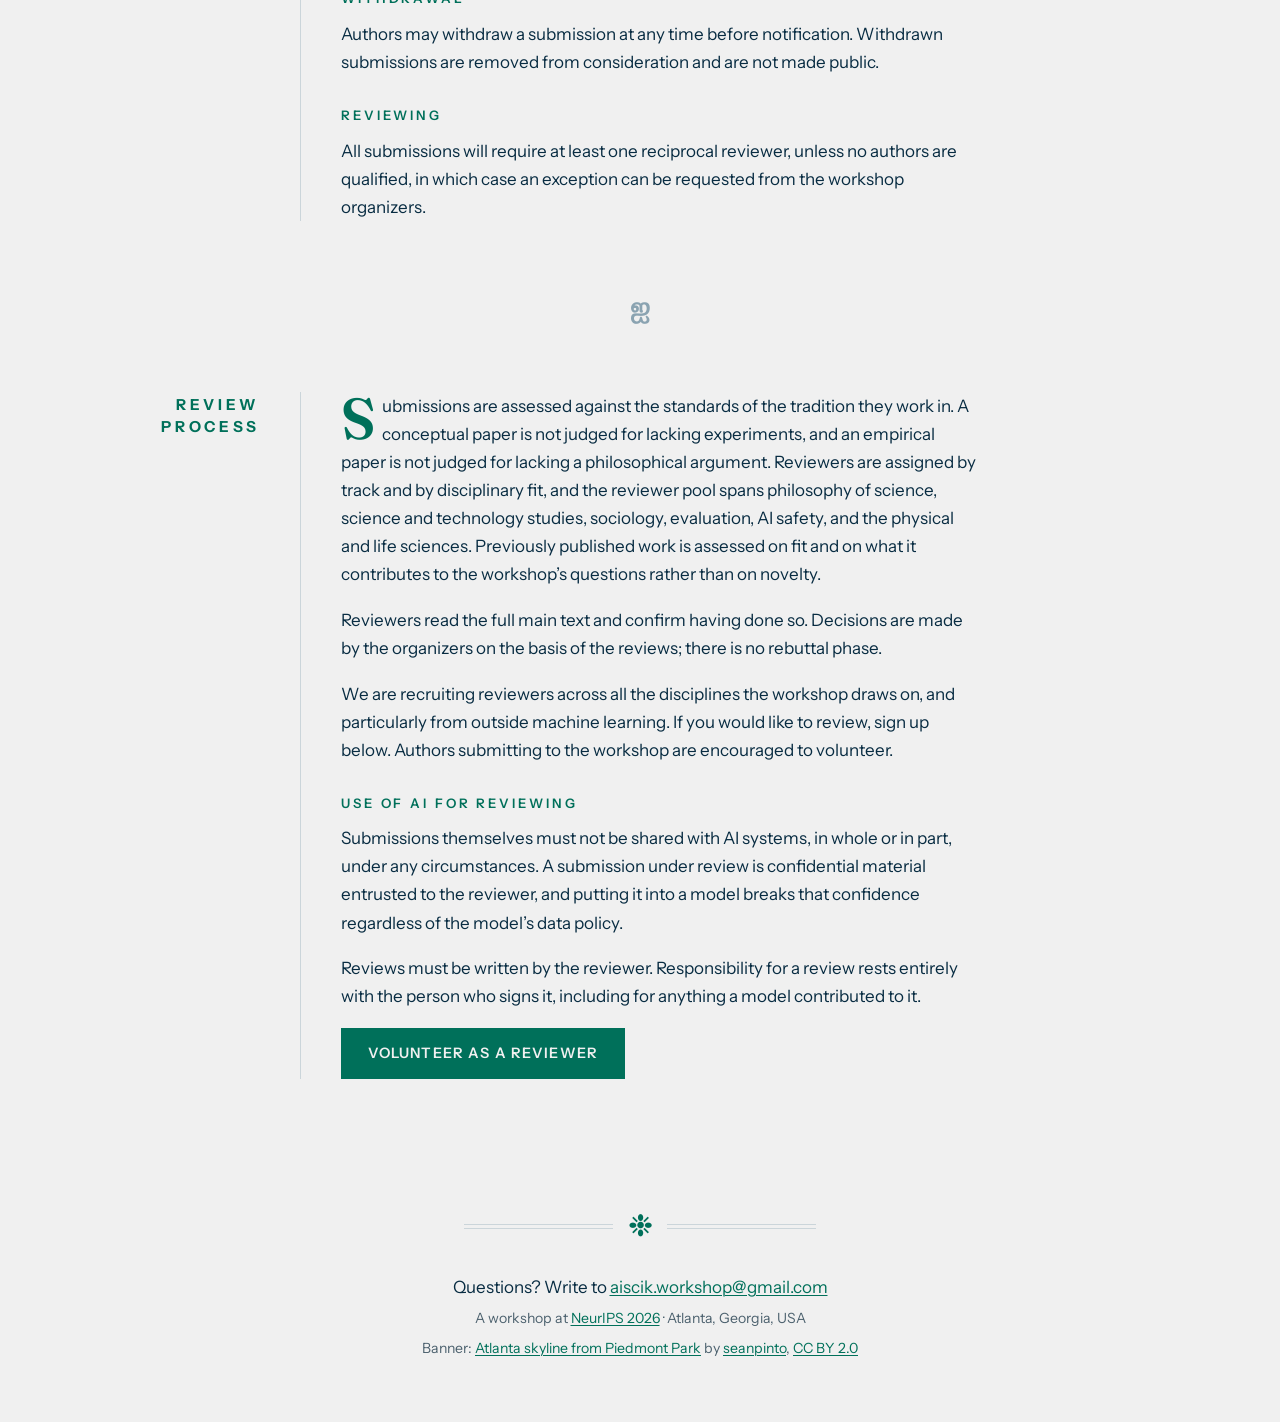
<file: call-for-papers/index.html>
<!DOCTYPE html>
<html lang="en">
<head>
<meta charset="utf-8">
<meta name="viewport" content="width=device-width, initial-scale=1">
<title>Call for Papers — AI &amp; Science: Evolution or Extinction? — NeurIPS 2026 Workshop</title>
<meta name="description" content="Call for papers, tracks, and submission guidelines for the NeurIPS 2026 workshop AI &amp; Science: Evolution or Extinction?">
<link rel="preconnect" href="https://fonts.googleapis.com">
<link rel="preconnect" href="https://fonts.gstatic.com" crossorigin>
<link href="https://fonts.googleapis.com/css2?family=Asimovian&family=Fleur+De+Leah&family=Fraunces:ital,opsz,wght@0,9..144,300..700;1,9..144,300..700&family=Instrument+Sans:ital,wght@0,400..700;1,400..700&display=swap" rel="stylesheet">
<link rel="stylesheet" href="/css/styles.css?v=18">
<link rel="icon" href="data:image/svg+xml,<svg xmlns='http://www.w3.org/2000/svg' viewBox='0 0 100 100'><text x='50' y='50' font-size='78' text-anchor='middle' dominant-baseline='central'>❉</text></svg>">
</head>
<body>

<header class="site-header" id="top">
  <nav class="site-nav" aria-label="Main">
    <a class="nav-brand" href="/">AI&nbsp;<span class="amp">&amp;</span>&nbsp;Scientific Knowledge</a>
    <button class="nav-toggle" aria-expanded="false" aria-controls="nav-menu">
      <span class="nav-toggle-bar" aria-hidden="true"></span>
      Menu
    </button>
    <ul class="nav-menu" id="nav-menu">
      <li><a href="/">About</a></li>
      <li><a href="/schedule/">Schedule</a></li>
      <li><a href="/call-for-papers/" aria-current="page">Call for Papers</a></li>
      <li><a class="nav-cta" href="https://openreview.net/group?id=NeurIPS.cc/2026/Workshop/AISciK" target="_blank" rel="noopener">Submit</a></li>
    </ul>
  </nav>
</header>

<main>

  <!-- ======================= HERO (compact) ======================= -->
  <section class="hero hero--compact">
    <div class="hero-frame">
      <p class="hero-eyebrow">Workshop at NeurIPS 2026</p>
      <h1 class="hero-title">
        <span class="hero-title-main">AI &amp; Science</span>
        <span class="hero-title-sub"><span class="evolution">Evolution</span> <em>or</em> <span class="extinction">Extinction</span><span class="rubric">?</span></span>
      </h1>
    </div>
  </section>

  <!-- ======================= CALL FOR PAPERS ======================= -->
  <section class="section" id="cfp">
    <h2 class="section-rubric"><span class="rubric-word">Call for papers</span></h2>
    <div class="section-body">
      <p class="dropcap">The AISciK workshop explores various aspects of scientific integrity throughout AI integration. Submissions should consider the AI system – its role in and impact on scientific practice – as the object of study. Papers that instead use an AI system as an instrument to produce a scientific result are out of scope. We ask submissions to treat measurement as something to be examined rather than assumed. When a benchmark, a task completion, or a study of scientific practice is offered as evidence, the question of what it actually measures is itself a research question. We are interested in how this question of measurement can be addressed from diverse perspectives including fundamental science, philosophy of science, science and technology studies, AI interpretability and alignment, sociology, and more.</p>
      <p>Technical contributions are welcome and should be directed at meta-scientific questions — safety, alignment, interpretability, and evaluation as they bear on scientific knowledge production. <strong>Work that uses AI to understand how AI affects scientific research is in scope. Work that uses AI to advance a scientific result is not.</strong></p>
      <h3 class="subsection-title">Not in scope</h3>
      <ul class="topic-list">
        <li>Demonstrations of AI accelerating discovery in a scientific domain.</li>
        <li>New AI4Science methods or benchmarks whose contribution is capability measurement. Critiques and meta-evaluations of such benchmarks are in scope.</li>
        <li>Works that focus on AI’s impact in a way that is non-specific to science.</li>
      </ul>
      <!-- Further call for papers copy, held for the real text:

      <div class="questions">
        <h3 class="questions-heading">Three guiding questions</h3>
        <ol>
          <li>Lorem ipsum dolor sit amet, consectetur adipiscing elit, sed do eiusmod tempor incididunt ut labore et dolore magna aliqua?</li>
          <li>Ut enim ad minim veniam, quis nostrud exercitation ullamco laboris nisi ut aliquip ex ea commodo consequat?</li>
          <li>Duis aute irure dolor in reprehenderit in voluptate velit esse cillum dolore eu fugiat nulla pariatur?</li>
        </ol>
      </div>
      <p>Topics of interest include, but are not limited to:</p>
      <ul class="topic-list">
        <li>Lorem ipsum dolor sit amet, consectetur adipiscing elit</li>
        <li>Sed do eiusmod tempor incididunt ut labore et dolore</li>
        <li>Ut enim ad minim veniam, quis nostrud exercitation</li>
        <li>Duis aute irure dolor in reprehenderit in voluptate</li>
        <li>Excepteur sint occaecat cupidatat non proident</li>
        <li>Sunt in culpa qui officia deserunt mollit anim</li>
      </ul>
      -->
      <p class="submit-row">
        <a class="button" href="https://openreview.net/group?id=NeurIPS.cc/2026/Workshop/AISciK" target="_blank" rel="noopener">Submit on OpenReview</a>
      </p>
    </div>
  </section>

  <div class="fleuron" aria-hidden="true">ஐ</div>

  <!-- ======================= IMPORTANT DATES ======================= -->
  <!-- Duplicated from the About page — keep the two lists in step. -->
  <section class="section" id="dates">
    <h2 class="section-rubric"><span class="rubric-word">Important dates</span></h2>
    <div class="section-body">
      <dl class="dates-list">
        <div class="dates-row"><dt>Submission deadline</dt><dd>September 7, 2026</dd></div>
        <div class="dates-row"><dt>Notification of acceptance</dt><dd>September 29, 2026</dd></div>
        <div class="dates-row"><dt>Camera-ready deadline</dt><dd>TBA</dd></div>
        <div class="dates-row"><dt>Workshop date</dt><dd>December 12, 2026</dd></div>
      </dl>
      <p class="footnote">All deadlines are 23:59, Anywhere on Earth (AoE).</p>
    </div>
  </section>

  <div class="fleuron" aria-hidden="true">ஐ</div>

  <!-- ======================= TRACKS ======================= -->
  <section class="section" id="tracks">
    <h2 class="section-rubric"><span class="rubric-word">Tracks</span></h2>
    <div class="section-body">
      <p class="dropcap">Tracks describe the form of a contribution, not the discipline it comes from. For example, conceptual, historical, and qualitative work belongs in Research when it reports a completed investigation; the Perspectives track is for arguments, whatever methods the author works with. If a submission could plausibly sit in two tracks, pick the one you find most fitting — we will move it if the reviewers think it belongs elsewhere.</p>
      <p>As this is the inaugural AISciK workshop, we have provided a short list of full-length papers we believe illustrate the types of work that would fit well in each track, either in terms of subject or methodological approach.</p>
      <ul class="tracks">
        <li class="track track-research">
          <h3>Research</h3>
          <p>Completed or substantially advanced investigations. This includes empirical studies, theoretical and formal work, philosophical and conceptual analysis, historical case studies, and qualitative research. What the track asks for is a result: something established, argued through, or measured, with the work to support it.</p>
          <p>Submissions in this track are reviewed on soundness, significance to the workshop’s questions, and whether the methods used are appropriate to the claim being made. Submissions are assessed against the standards of the tradition they work in. Null and negative results are welcome.</p>
          <h4 class="track-subhead">Example Works</h4>
          <ul class="topic-list">
            <li>Hao, Xu, Li, and Evans, <a href="https://www.nature.com/articles/s41586-025-09922-y" target="_blank" rel="noopener">Artificial intelligence tools expand scientists’ impact but contract science’s focus</a> (Nature, 2026)</li>
            <li>Lee et al., <a href="https://dl.acm.org/doi/10.1145/3706598.3713778" target="_blank" rel="noopener">The impact of generative AI on critical thinking</a> (CHI, 2025)</li>
            <li>Kusumegi et al., <a href="https://www.science.org/doi/10.1126/science.adw3000" target="_blank" rel="noopener">Scientific production in the era of large language models</a> (Science, 2025)</li>
            <li>Ayonrinde and Jaburi, <a href="https://ojs.aaai.org/index.php/AIES/article/download/36547/38685/40622" target="_blank" rel="noopener">A Mathematical Philosophy of Explanations in Mechanistic Interpretability</a> (2025)</li>
          </ul>
        </li>
        <li class="track track-datasets">
          <h3>Datasets and Evaluations</h3>
          <p>Datasets, evaluation frameworks, observational studies, and critiques of existing measurement instruments. Contributions include:</p>
          <ul class="topic-list">
            <li>Benchmarks and evaluations designed to measure the impact of AI on scientific practice, or to target epistemic properties rather than task success</li>
            <li>Observational, ethnographic, and longitudinal datasets from scientific research settings</li>
            <li>Meta-evaluations and reproducible critiques of existing scientific benchmarks and agent evaluations</li>
          </ul>
          <p>This track is reviewed on validity, documentation, and what the instrument can actually support a claim about. Artifacts should be accessible to other researchers; state where and under what terms.</p>
          <p>New AI4Science benchmarks whose contribution is capability measurement are not in scope.</p>
          <h4 class="track-subhead">Example Works</h4>
          <ul class="topic-list">
            <li>Alaa et al., <a href="https://arxiv.org/abs/2503.10694" target="_blank" rel="noopener">Medical large language model benchmarks should prioritize construct validity</a> (2025)</li>
            <li>Bean et al., <a href="https://arxiv.org/abs/2511.04703" target="_blank" rel="noopener">Measuring what matters: construct validity in large language model benchmarks</a> (2025)</li>
            <li>Reuel et al., <a href="https://arxiv.org/abs/2411.12990" target="_blank" rel="noopener">BetterBench: assessing AI benchmarks, uncovering issues, and establishing best practices</a> (NeurIPS, 2024)</li>
            <li>Singh, <a href="https://datasociety.net/research-library/ai-in-science/" target="_blank" rel="noopener">AI in Science</a> (Data &amp; Society, 2026)</li>
          </ul>
        </li>
        <li class="track track-perspectives">
          <h3>Perspectives</h3>
          <p>Arguments about what should be done, what is at stake, or how a question should be framed. Position papers, disciplinary interventions, and contestable claims about the direction of the field.</p>
          <p>Reviewed on the clarity of the position, the quality of the argument, and serious engagement with the strongest opposing views rather than convenient ones. Literature reviews and surveys without an argument of their own are not a fit for this track. A submission that could not be disagreed with is not making a claim. Submissions to this track should include an Alternative Views section in the main body of the paper that describes and addresses one or more viable (not strawmen) positions that are opposed to the paper’s position.</p>
          <h4 class="track-subhead">Example Works</h4>
          <ul class="topic-list">
            <li>Hogg and Villar, <a href="https://arxiv.org/abs/2405.18095" target="_blank" rel="noopener">Is machine learning good or bad for the natural sciences?</a> (2024)</li>
            <li>Narayanan and Kapoor, <a href="https://www.nature.com/articles/d41586-025-01067-2" target="_blank" rel="noopener">Why an overreliance on AI-driven modelling is bad for science</a> (Nature, 2025)</li>
            <li>Tang et al., <a href="https://www.nature.com/articles/s41467-025-63913-1" target="_blank" rel="noopener">Risks of AI scientists: prioritizing safeguarding over autonomy</a> (Nature Communications, 2025)</li>
            <li>Barman et al., <a href="https://arxiv.org/abs/2501.05382" target="_blank" rel="noopener">Large physics models: towards a collaborative approach with large language models and foundation models</a> (EPJ C, 2025)</li>
            <li>Sullivan, <a href="https://philarchive.org/rec/SULUFM" target="_blank" rel="noopener">Understanding from machine learning models</a> (BJPS, 2022)</li>
            <li>Messeri and Crockett, <a href="https://www.nature.com/articles/s41586-024-07146-0" target="_blank" rel="noopener">Artificial intelligence and illusions of understanding in scientific research</a> (Nature, 2024)</li>
          </ul>
        </li>
      </ul>
    </div>
  </section>

  <div class="fleuron" aria-hidden="true">ஐ</div>

  <!-- ======================= SUBMISSION ======================= -->
  <section class="section" id="submission">
    <h2 class="section-rubric"><span class="rubric-word">Submission guidelines</span></h2>
    <div class="section-body">
      <h3 class="subsection-title">Format</h3>
      <p>Submissions are either 4 pages or 8 pages of main text, excluding references and appendices. The 4-page option is for concise contributions and extended abstracts; the 8-page option is for more substantial work. Neither length is preferred, and reviewers are not instructed to expect more from a longer submission.</p>
      <p>References and appendices are unlimited. Appendices may be included after the bibliography, but reviewers are only obliged to read the main text, which must stand on its own.</p>
      <p>Submit a single PDF in English, with any appendices included in the same file.</p>
      <p><strong>The NeurIPS paper checklist is not needed.</strong></p>
      <h3 class="subsection-title">Template</h3>
      <p>In the spirit of cross-disciplinary inclusivity, we will allow submissions to be PDFs prepared using either the <a href="https://media.neurips.cc/Conferences/NeurIPS2026/Formatting_Instructions_For_NeurIPS_2026.zip" target="_blank" rel="noopener">NeurIPS 2026 LaTeX style</a> or another system if necessary. If using another system, please match the formatting of the NeurIPS 2026 LaTeX style. We have included the <a href="/assets/Formatting_Instructions_For_NeurIPS_2026.pdf" target="_blank" rel="noopener">PDF version of the formatting</a> if you are unfamiliar with LaTeX.</p>
      <p>Please change the footnote to Submitted to/Accepted at/Published in the AISciK Workshop (NeurIPS 2026).</p>
      <h3 class="subsection-title">Anonymity</h3>
      <p>Novel contributions will be reviewed under double-blind conditions, requiring authors to anonymize the submission, including links and supplementary material, and cite your own prior work in the third person. Dual submission and previously published works are welcome. In terms of review, previously published works will be reviewed single-blind.</p>
      <h3 class="subsection-title">OpenReview</h3>
      <p>All submissions go through the <a href="https://openreview.net/group?id=NeurIPS.cc/2026/Workshop/AISciK" target="_blank" rel="noopener">AISciK OpenReview portal</a>. If you do not have an institutional email address, account approval can take up to two weeks — create your account well before the deadline.</p>
      <p>Submissions may be revised any number of times before the deadline. Revision is not permitted during review.</p>
      <h3 class="subsection-title">Disclosure of AI Use</h3>
      <p>Submissions must declare how AI systems were used in preparing the work, via the disclosure field on the OpenReview submission form. We expect that many authors will have used these systems; thus, disclosure will not be held against a submission.</p>
      <p>Works substantially generated by AI systems are not eligible. The workshop is premised on human scientists deciding the future of science with AI, and a submission is a contribution to that decision. Responsibility for the content rests with the human authors, who are accountable for everything submitted under their names, including fabricated results or references.</p>
      <h3 class="subsection-title">Presentation and Attendance</h3>
      <p>Accepted papers are presented as posters. Best paper awards will be selected from among accepted submissions.</p>
      <p>The workshop is built around discussion, and we expect one author of each accepted paper to attend in person. If circumstances make this impossible, contact us at <a href="mailto:aiscik.workshop@gmail.com">aiscik.workshop@gmail.com</a> — we would rather hear from you than lose the contribution.</p>
    </div>
  </section>

  <div class="fleuron" aria-hidden="true">ஐ</div>

  <!-- ======================= POLICIES ======================= -->
  <section class="section" id="policies">
    <h2 class="section-rubric"><span class="rubric-word">Policies</span></h2>
    <div class="section-body">
      <h3 class="subsection-title">Archival Status</h3>
      <p>The workshop is non-archival. Acceptance is not a publication of record, and there are no proceedings. Authors remain free to submit the same work to a journal or conference afterwards without prejudice.</p>
      <p>Accepted papers are posted on the workshop website and on OpenReview. Rejected submissions are not made public and are not deanonymized.</p>
      <h3 class="subsection-title">Dual Submission and Prior Work</h3>
      <p>We place no restrictions on where else a submission has been or is going. Work under review elsewhere, preprints, work presented without proceedings, and work already published are all welcome, provided submitting here complies with the other venue’s policy.</p>
      <p>Previously published work is welcome for a reason: much of the relevant research on scientific integrity has appeared in venues the AI community does not read, and vice versa. Bringing that work in front of an audience it would not otherwise reach is part of what the workshop is for. Published work is reviewed single-blind and need not be anonymized.</p>
      <h3 class="subsection-title">Withdrawal</h3>
      <p>Authors may withdraw a submission at any time before notification. Withdrawn submissions are removed from consideration and are not made public.</p>
      <h3 class="subsection-title">Reviewing</h3>
      <p>All submissions will require at least one reciprocal reviewer, unless no authors are qualified, in which case an exception can be requested from the workshop organizers.</p>
    </div>
  </section>

  <div class="fleuron" aria-hidden="true">ஐ</div>

  <!-- ======================= REVIEW PROCESS ======================= -->
  <section class="section" id="review-process">
    <h2 class="section-rubric"><span class="rubric-word">Review process</span></h2>
    <div class="section-body">
      <p class="dropcap">Submissions are assessed against the standards of the tradition they work in. A conceptual paper is not judged for lacking experiments, and an empirical paper is not judged for lacking a philosophical argument. Reviewers are assigned by track and by disciplinary fit, and the reviewer pool spans philosophy of science, science and technology studies, sociology, evaluation, AI safety, and the physical and life sciences. Previously published work is assessed on fit and on what it contributes to the workshop’s questions rather than on novelty.</p>
      <p>Reviewers read the full main text and confirm having done so. Decisions are made by the organizers on the basis of the reviews; there is no rebuttal phase.</p>
      <p>We are recruiting reviewers across all the disciplines the workshop draws on, and particularly from outside machine learning. If you would like to review, sign up below. Authors submitting to the workshop are encouraged to volunteer.</p>
      <h3 class="subsection-title">Use of AI for Reviewing</h3>
      <p>Submissions themselves must not be shared with AI systems, in whole or in part, under any circumstances. A submission under review is confidential material entrusted to the reviewer, and putting it into a model breaks that confidence regardless of the model’s data policy.</p>
      <p>Reviews must be written by the reviewer. Responsibility for a review rests entirely with the person who signs it, including for anything a model contributed to it.</p>
      <p class="submit-row">
        <a class="button" href="https://forms.gle/4uPAbh7ni3oshURU6" target="_blank" rel="noopener">Volunteer as a reviewer</a>
      </p>
    </div>
  </section>

</main>

<footer class="site-footer">
  <div class="hero-rule" aria-hidden="true"><span>❉</span></div>
  <p>Questions? Write to <a href="mailto:aiscik.workshop@gmail.com">aiscik.workshop@gmail.com</a></p>
  <p class="footnote">A workshop at <a href="https://neurips.cc">NeurIPS 2026</a> · Atlanta, Georgia, USA</p>
  <p class="footnote">Banner: <a href="https://commons.wikimedia.org/wiki/File:Atlanta_Skyline_-_Piedmont_Park.png">Atlanta skyline from Piedmont Park</a> by <a href="https://www.flickr.com/photos/seanpinto/26354316925/">seanpinto</a>, <a href="https://creativecommons.org/licenses/by/2.0/">CC&nbsp;BY&nbsp;2.0</a></p>
</footer>

<script src="/js/main.js?v=18"></script>
</body>
</html>
</file>
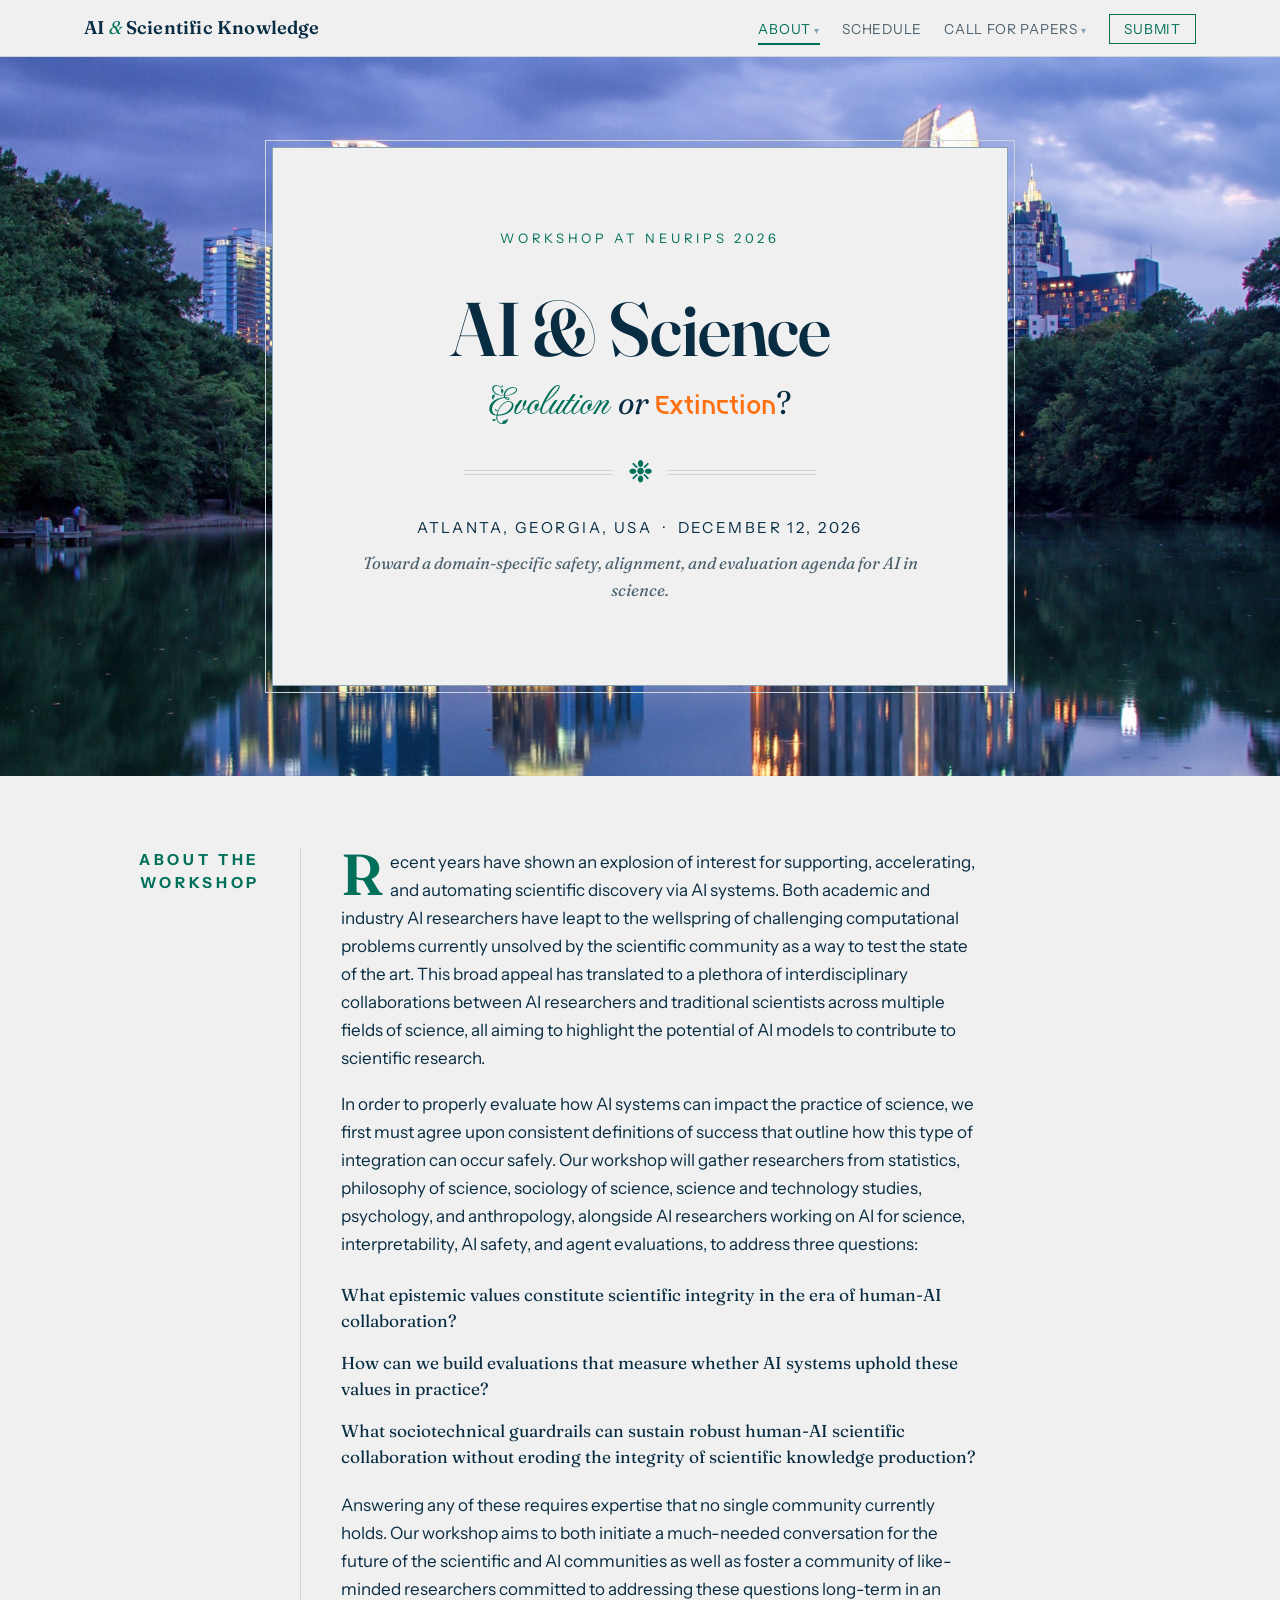
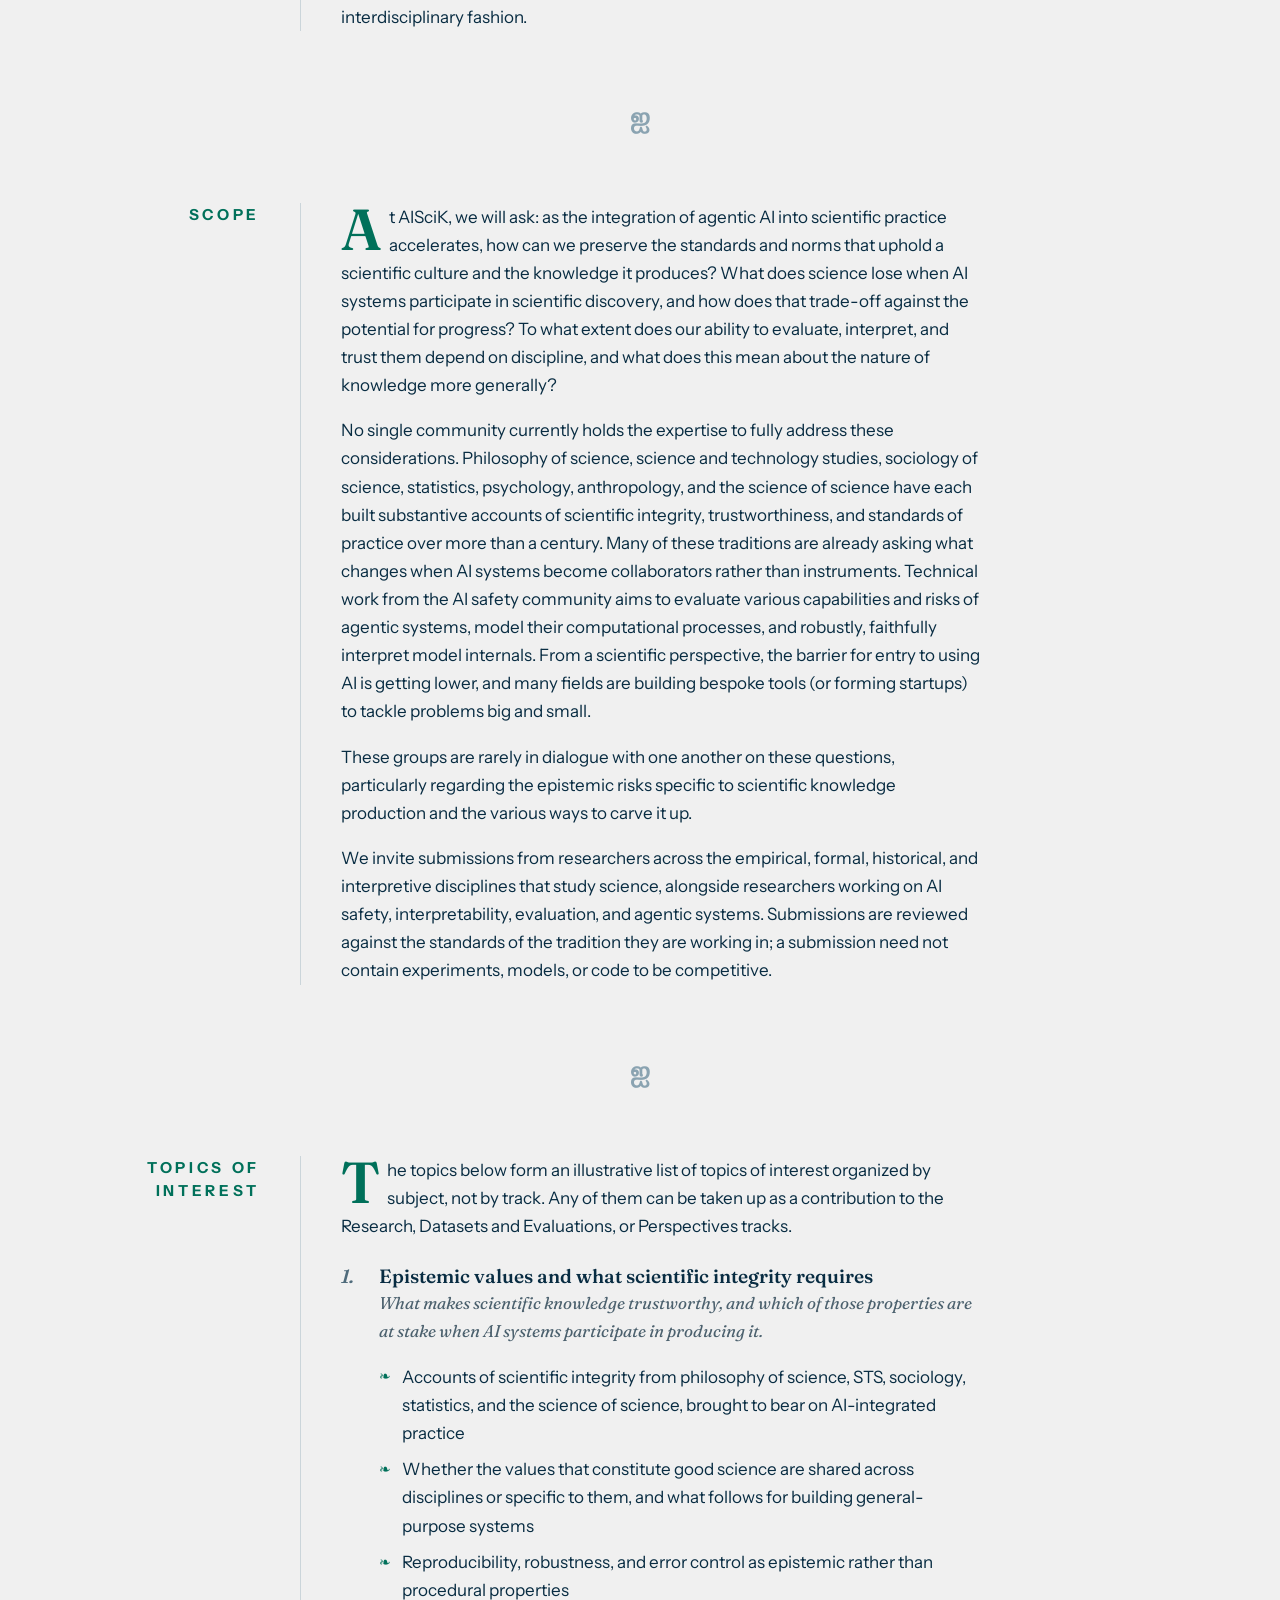
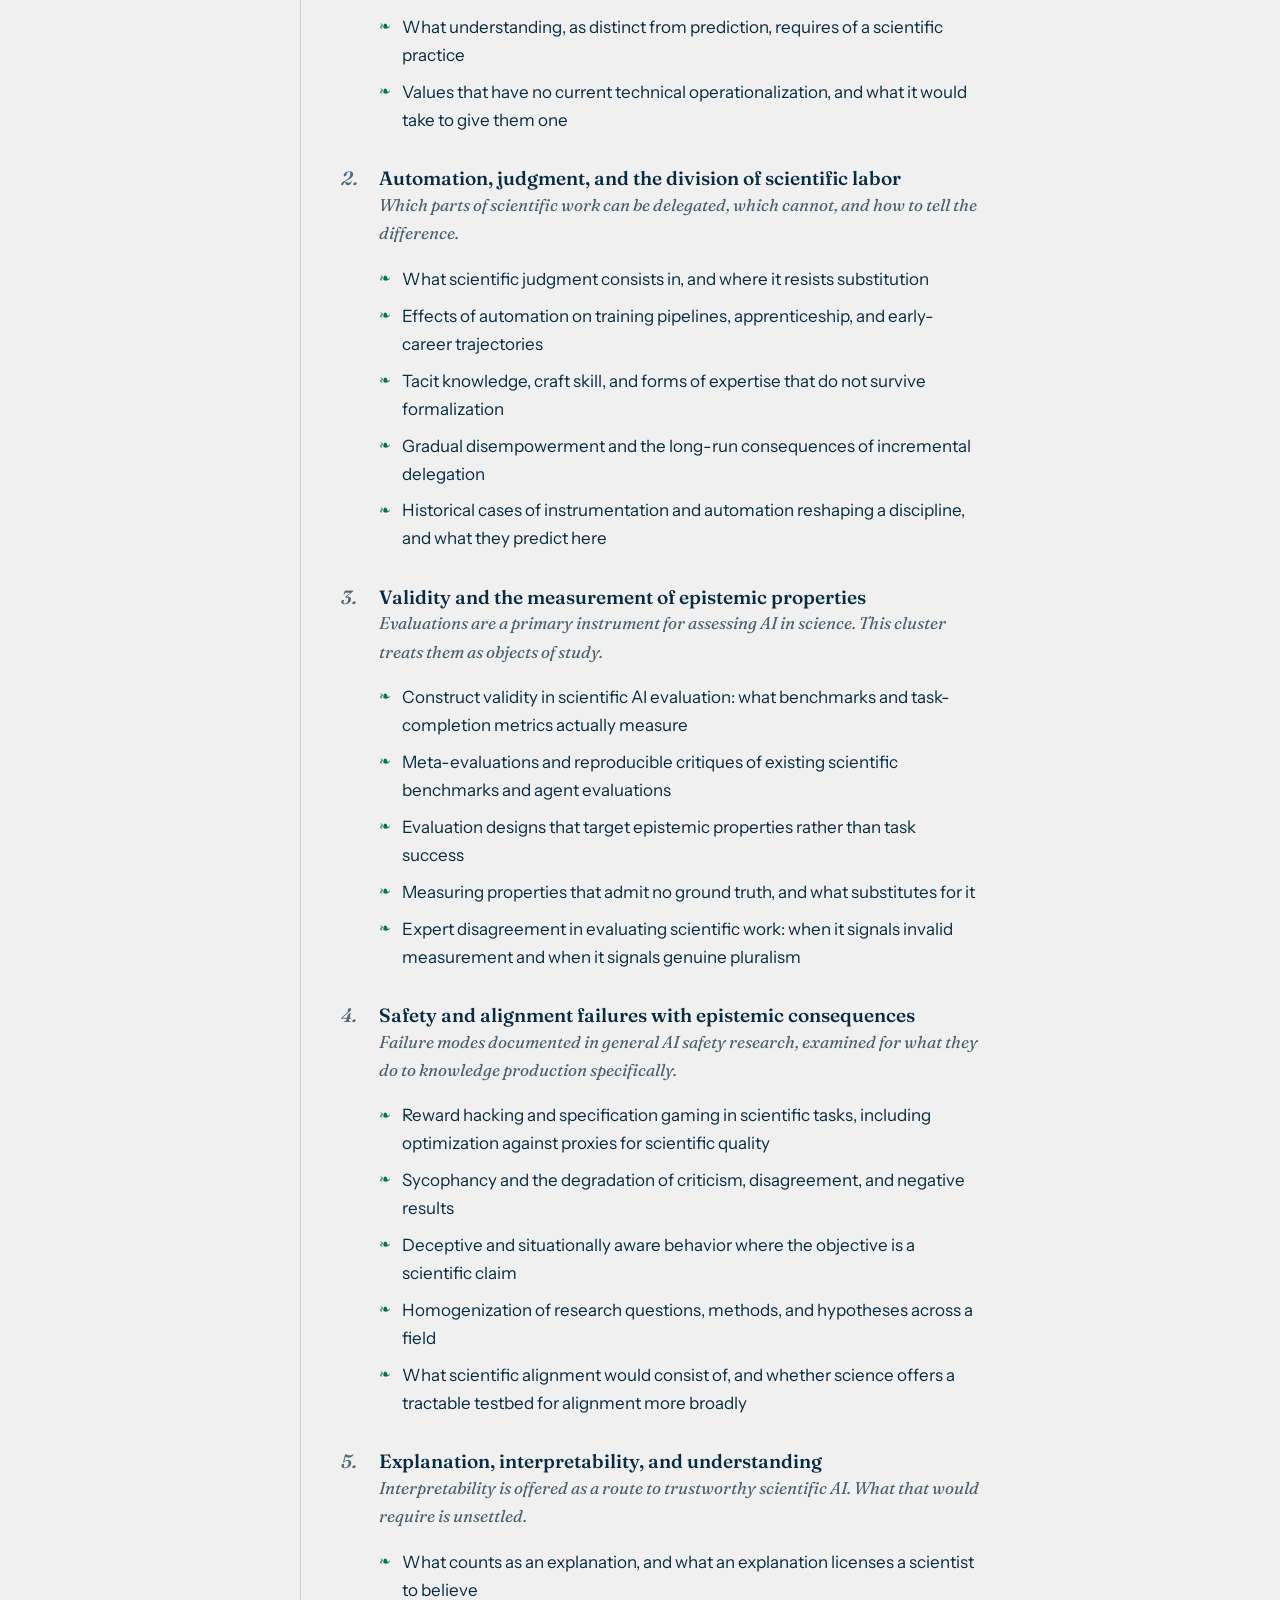
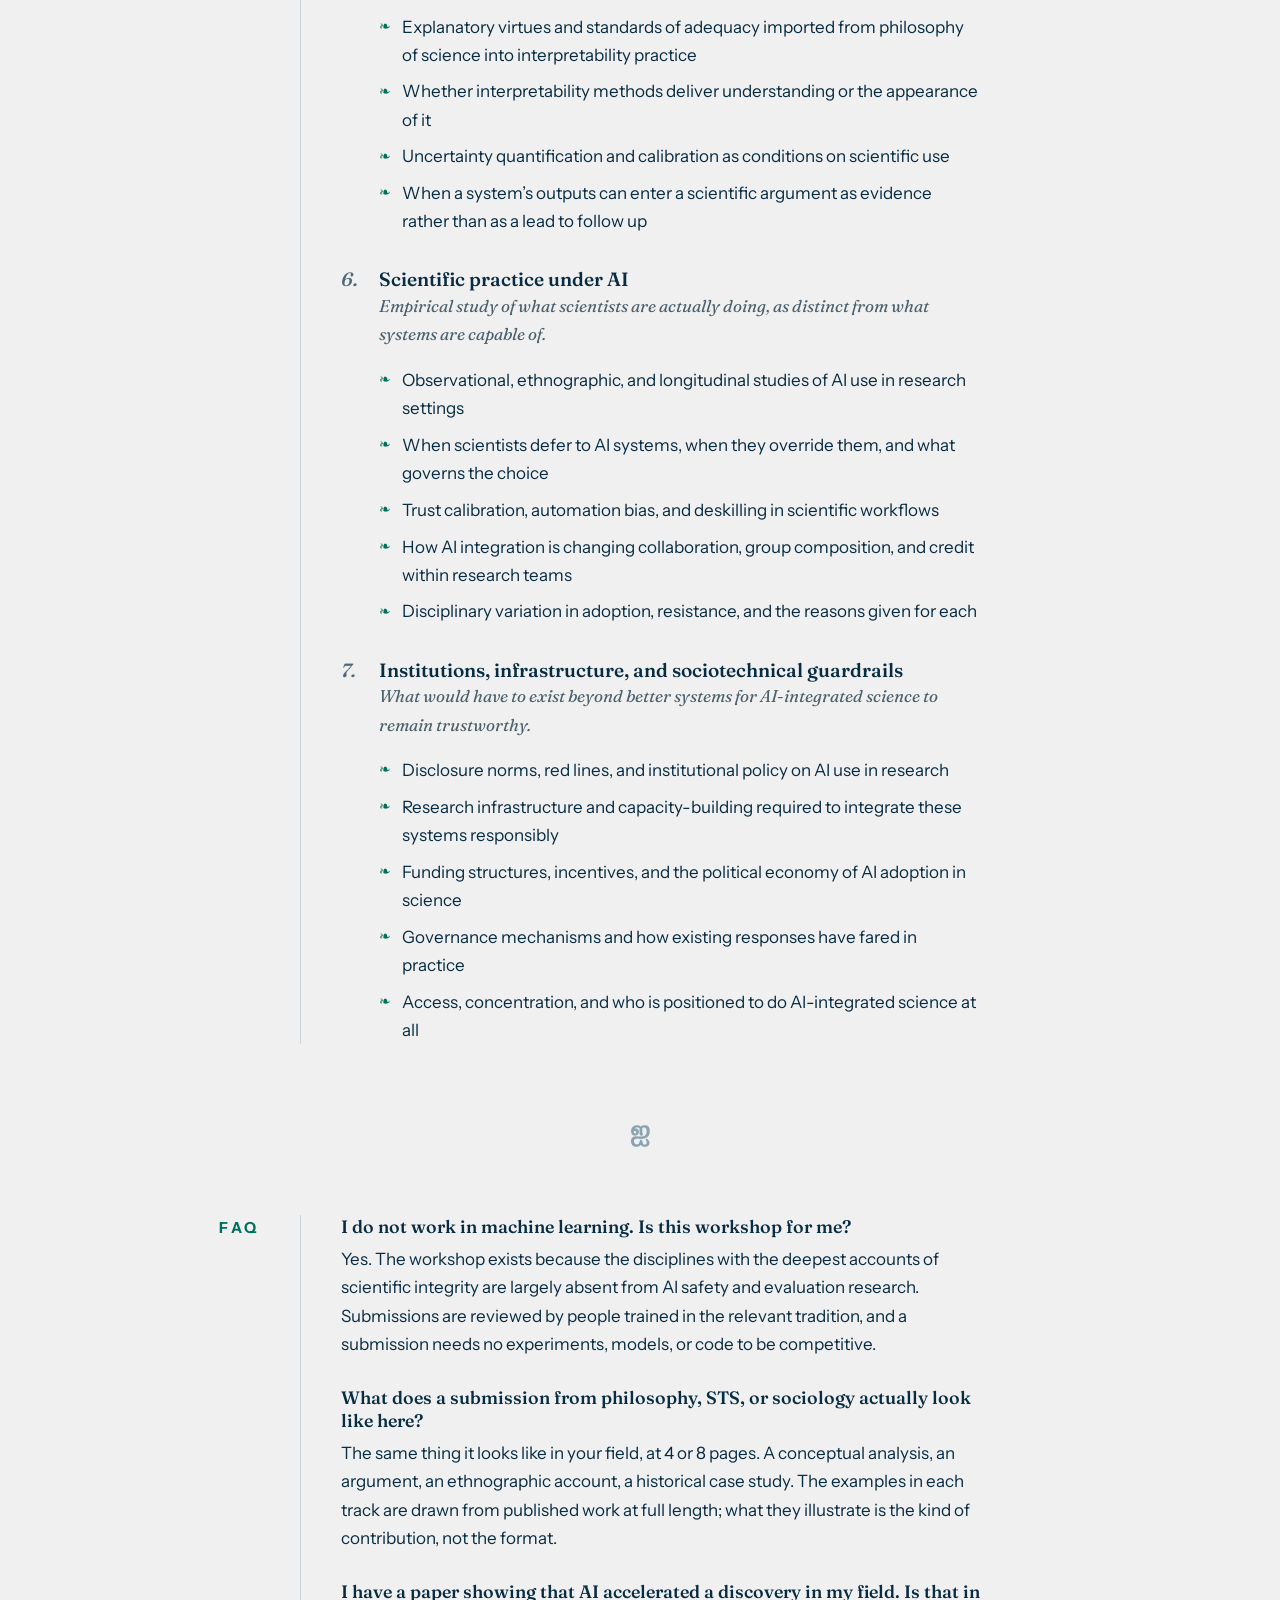
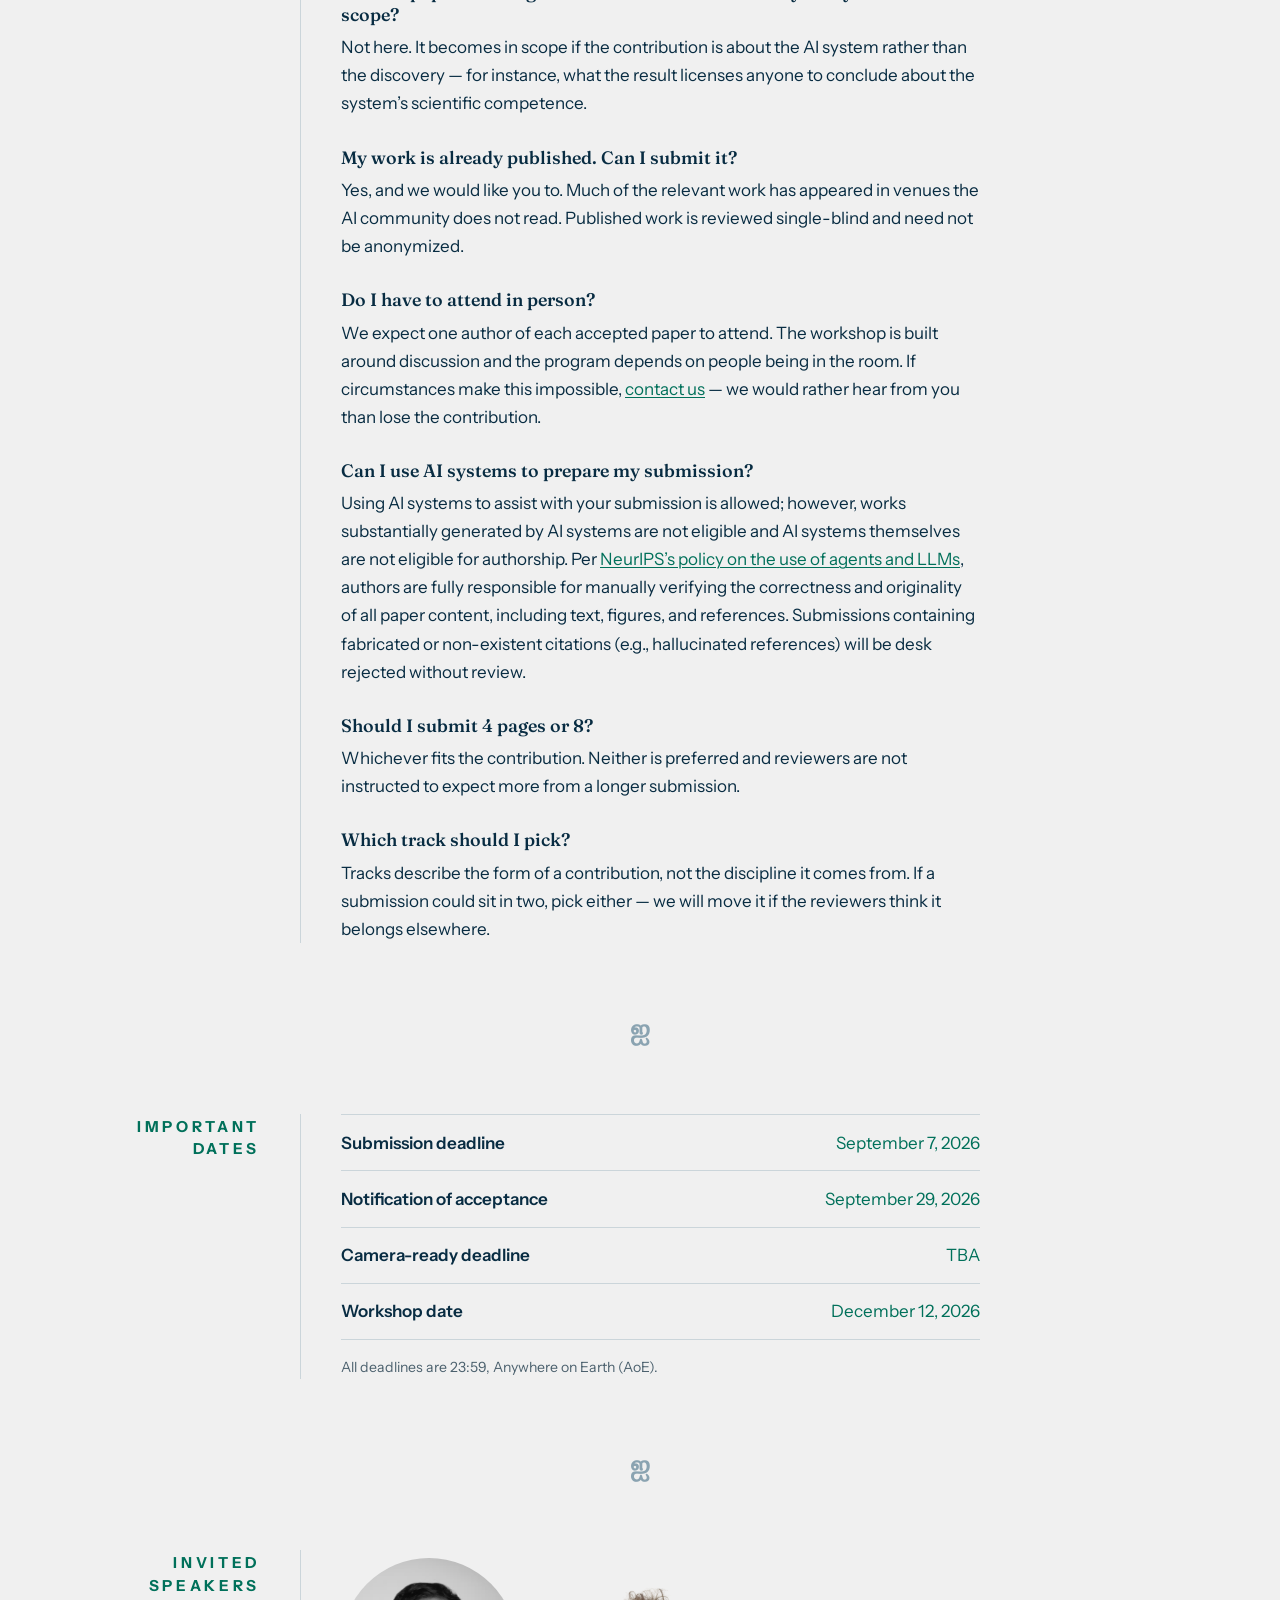
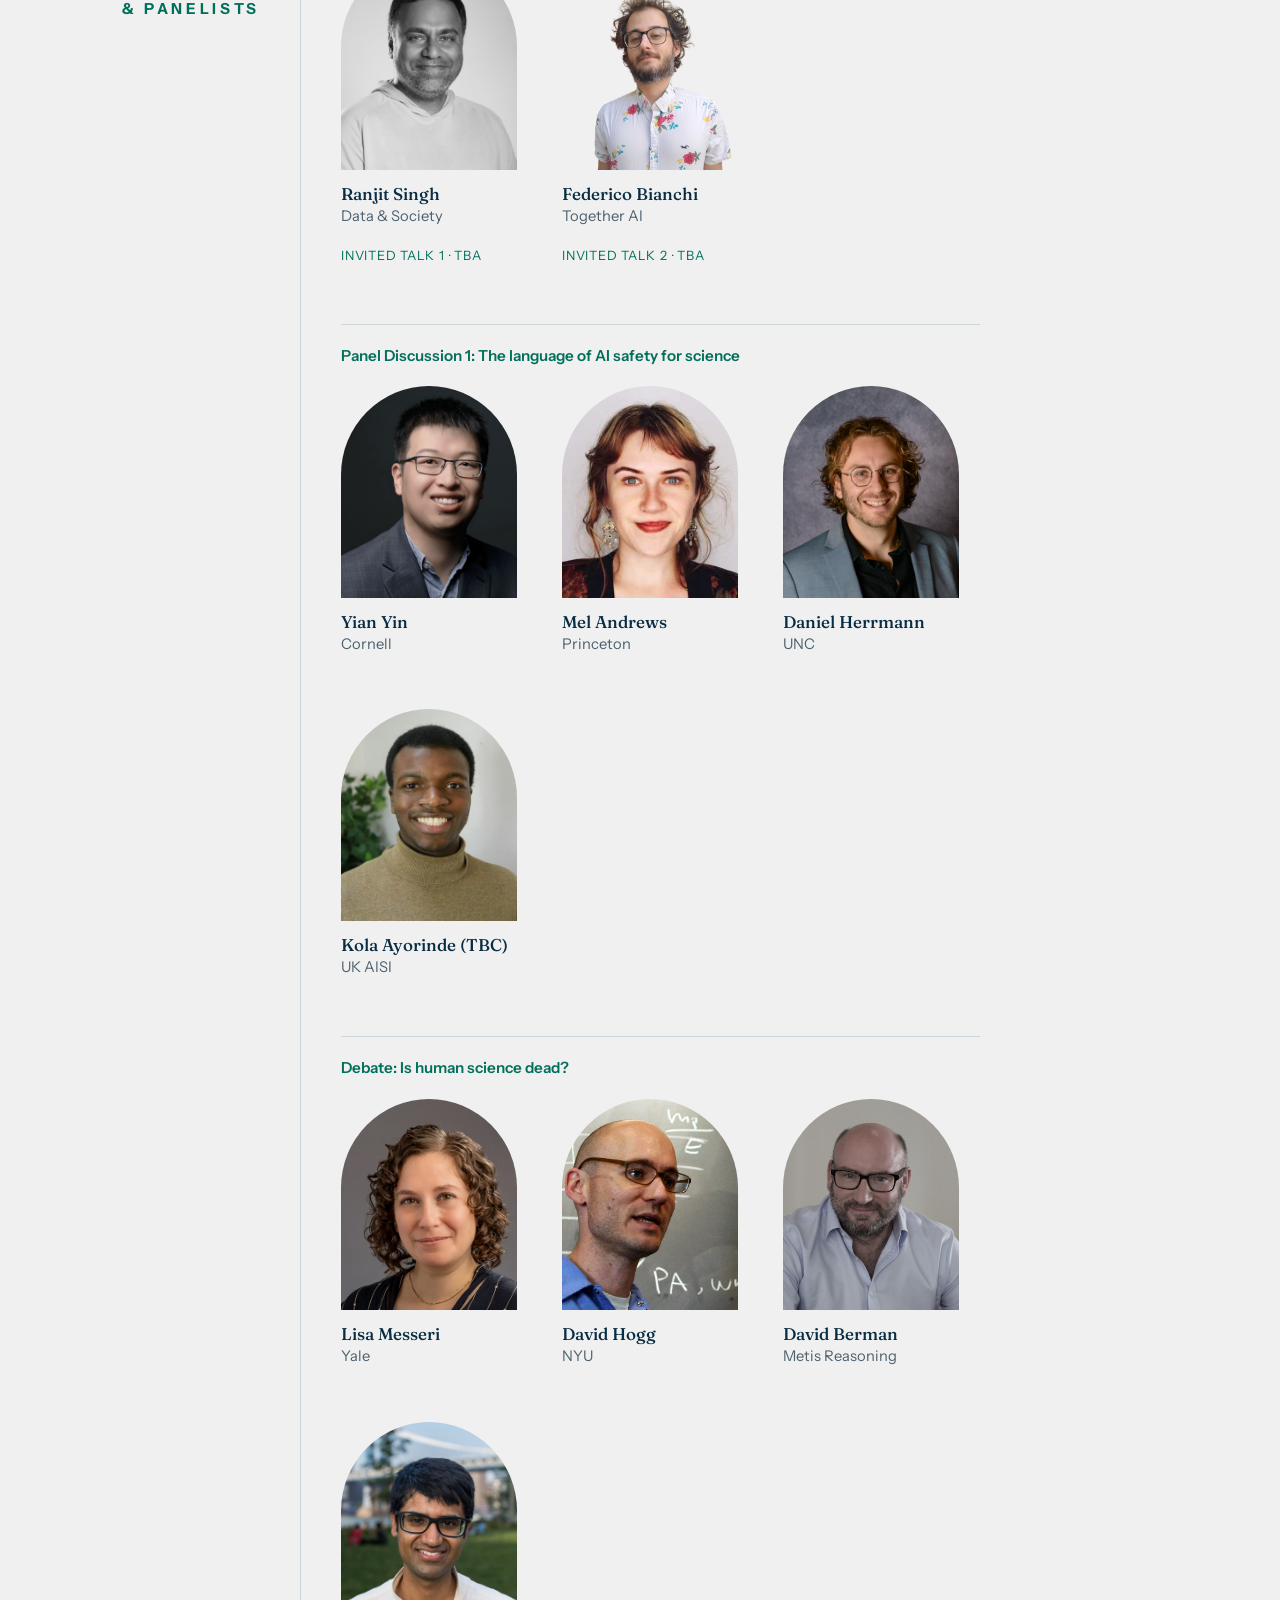
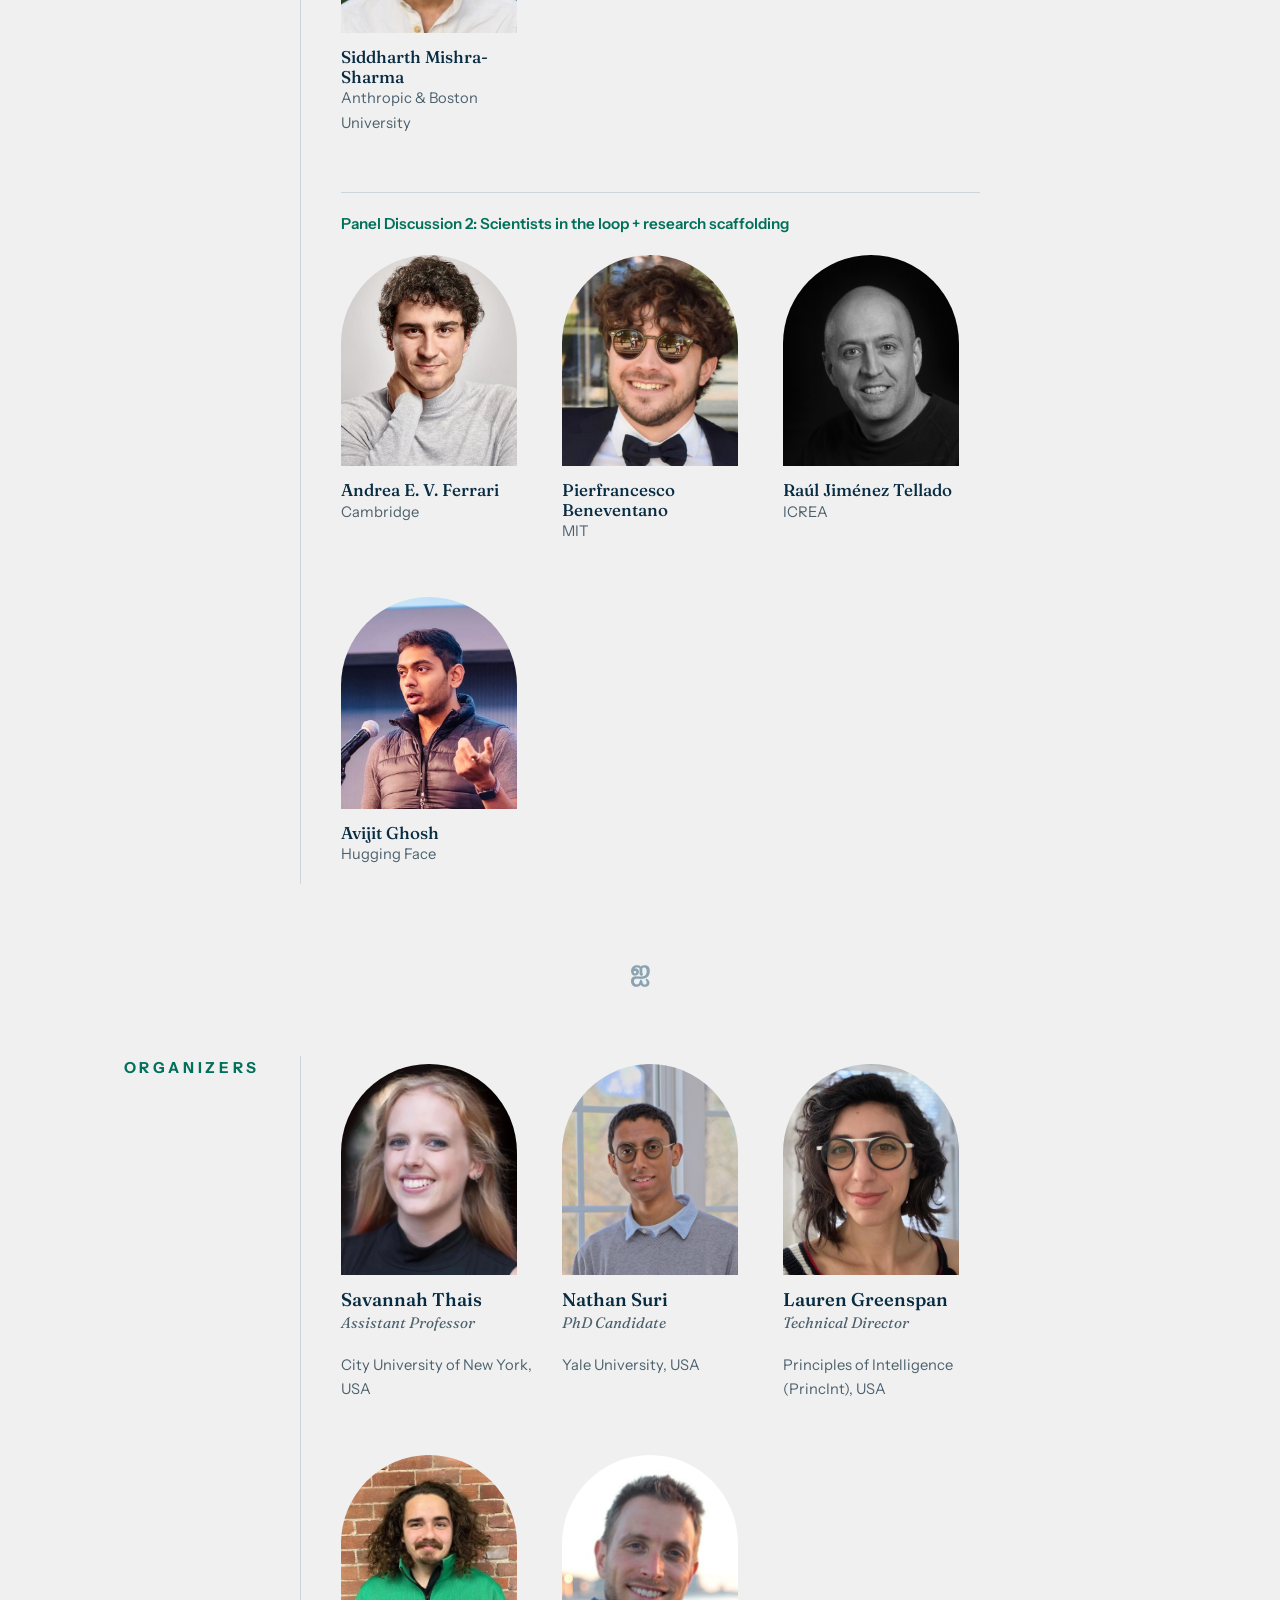
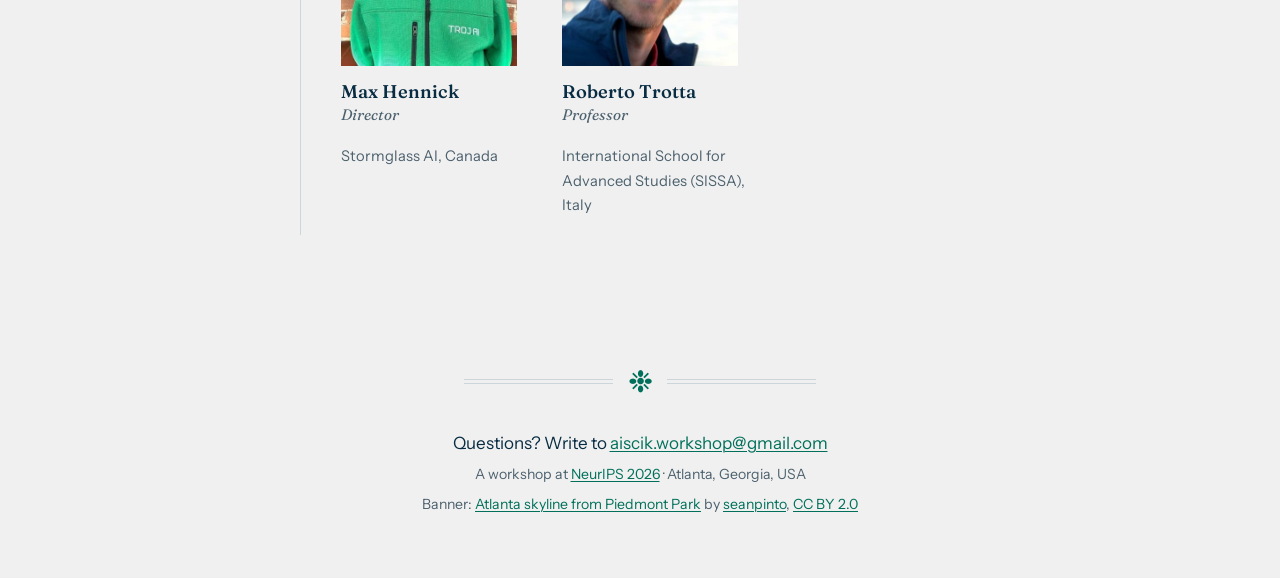
<file: neurips2026/index.html>
<!DOCTYPE html>
<html lang="en">
<head>
<meta charset="utf-8">
<title>Redirecting to AI &amp; Scientific Knowledge</title>
<!-- Pages serves static files only, so the redirect is done in the page:
     the canonical tag points search engines at the real address, the
     refresh covers browsers with JavaScript off, and replace() keeps the
     hop out of history so Back returns where the reader came from. -->
<link rel="canonical" href="https://aiscik.github.io/">
<meta http-equiv="refresh" content="0; url=/">
<script>location.replace("/" + location.hash);</script>
<style>
  body { margin: 0; min-height: 100vh; display: grid; place-items: center;
         background: #F0F0F0; color: #082C42;
         font-family: -apple-system, "Segoe UI", sans-serif; }
  a { color: #00705A; }
</style>
</head>
<body>
<p>Redirecting to <a href="/">aiscik.github.io</a>…</p>
</body>
</html>
</file>
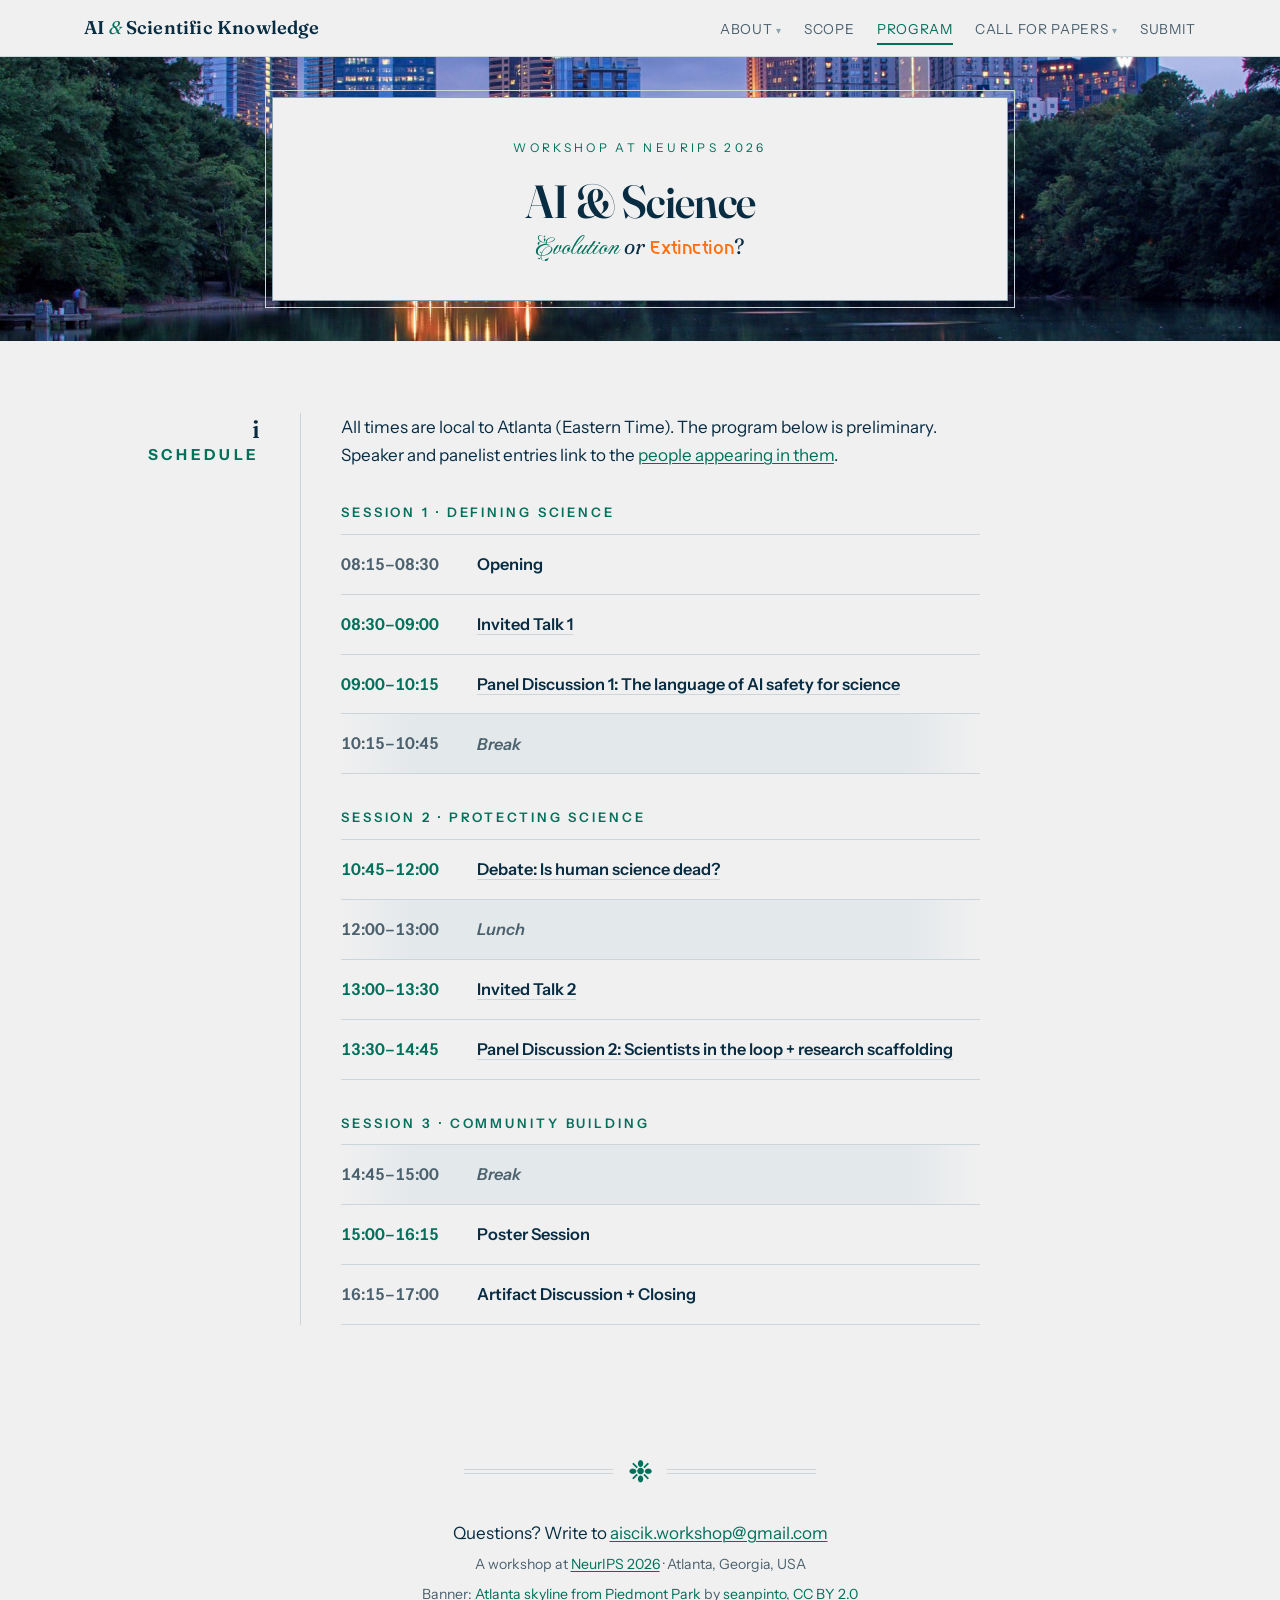
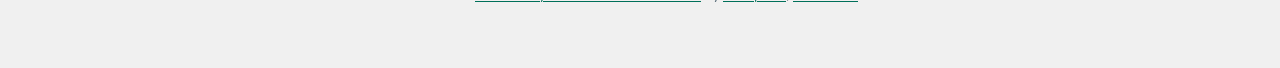
<file: program/index.html>
<!DOCTYPE html>
<html lang="en">
<head>
<meta charset="utf-8">
<meta name="viewport" content="width=device-width, initial-scale=1">
<title>Program — AI &amp; Science: Evolution or Extinction? — NeurIPS 2026 Workshop</title>
<meta name="description" content="The day's program for the NeurIPS 2026 workshop AI &amp; Science: Evolution or Extinction? Atlanta, Georgia, USA.">
<link rel="preconnect" href="https://fonts.googleapis.com">
<link rel="preconnect" href="https://fonts.gstatic.com" crossorigin>
<link href="https://fonts.googleapis.com/css2?family=Asimovian&family=Fleur+De+Leah&family=Fraunces:ital,opsz,wght@0,9..144,300..700;1,9..144,300..700&family=Instrument+Sans:ital,wght@0,400..700;1,400..700&display=swap" rel="stylesheet">
<link rel="stylesheet" href="/css/styles.css?v=3">
<link rel="icon" href="data:image/svg+xml,<svg xmlns='http://www.w3.org/2000/svg' viewBox='0 0 100 100'><text x='50' y='50' font-size='78' text-anchor='middle' dominant-baseline='central'>❉</text></svg>">
</head>
<body>

<header class="site-header" id="top">
  <nav class="site-nav" aria-label="Main">
    <a class="nav-brand" href="/">AI&nbsp;<span class="amp">&amp;</span>&nbsp;Scientific Knowledge</a>
    <button class="nav-toggle" aria-expanded="false" aria-controls="nav-menu">
      <span class="nav-toggle-bar" aria-hidden="true"></span>
      Menu
    </button>
    <ul class="nav-menu" id="nav-menu">
      <li><a href="/">About</a></li>
      <li><a href="/scope/">Scope</a></li>
      <li><a href="/program/" aria-current="page">Program</a></li>
      <li><a href="/call-for-papers/">Call for Papers</a></li>
      <li><a href="https://openreview.net/group?id=NeurIPS.cc/2026/Workshop/AISciK" target="_blank" rel="noopener">Submit</a></li>
    </ul>
  </nav>
</header>

<main>

  <!-- ======================= HERO (compact) ======================= -->
  <section class="hero hero--compact">
    <div class="hero-frame">
      <p class="hero-eyebrow">Workshop at NeurIPS 2026</p>
      <h1 class="hero-title">
        <span class="hero-title-main">AI &amp; Science</span>
        <span class="hero-title-sub"><span class="evolution">Evolution</span> <em>or</em> <span class="extinction">Extinction</span><span class="rubric">?</span></span>
      </h1>
    </div>
  </section>

  <!-- ======================= SCHEDULE ======================= -->
  <section class="section" id="schedule">
    <h2 class="section-rubric"><span class="rubric-no" aria-hidden="true">i</span><span class="rubric-word">Schedule</span></h2>
    <div class="section-body">
      <p>All times are local to Atlanta (Eastern Time). The program below is preliminary. Speaker and panelist entries link to the <a href="/#speakers">people appearing in them</a>.</p>
<section class="session">
        <h3 class="session-title">Session 1 &middot; Defining Science</h3>
        <ol class="schedule">
          <li class="slot">
            <span class="slot-time">08:15–08:30</span>
            <div class="slot-info"><h4>Opening</h4></div>
          </li>
          <li class="slot slot-talk">
            <span class="slot-time">08:30–09:00</span>
            <div class="slot-info"><h4><a class="slot-link" href="/#speaker-1">Invited Talk 1</a></h4></div>
          </li>
          <li class="slot slot-talk">
            <span class="slot-time">09:00–10:15</span>
            <div class="slot-info"><h4><a class="slot-link" href="/#panel-1">Panel Discussion 1: The language of AI safety for science</a></h4></div>
          </li>
          <li class="slot slot-break">
            <span class="slot-time">10:15–10:45</span>
            <div class="slot-info"><h4>Break</h4></div>
          </li>
        </ol>
      </section>
      <section class="session">
        <h3 class="session-title">Session 2 &middot; Protecting Science</h3>
        <ol class="schedule">
          <li class="slot slot-talk">
            <span class="slot-time">10:45–12:00</span>
            <div class="slot-info"><h4><a class="slot-link" href="/#debate">Debate: Is human science dead?</a></h4></div>
          </li>
          <li class="slot slot-break">
            <span class="slot-time">12:00–13:00</span>
            <div class="slot-info"><h4>Lunch</h4></div>
          </li>
          <li class="slot slot-talk">
            <span class="slot-time">13:00–13:30</span>
            <div class="slot-info"><h4><a class="slot-link" href="/#speaker-2">Invited Talk 2</a></h4></div>
          </li>
          <li class="slot slot-talk">
            <span class="slot-time">13:30–14:45</span>
            <div class="slot-info"><h4><a class="slot-link" href="/#panel-2">Panel Discussion 2: Scientists in the loop + research scaffolding</a></h4></div>
          </li>
        </ol>
      </section>
      <section class="session">
        <h3 class="session-title">Session 3 &middot; Community Building</h3>
        <ol class="schedule">
          <li class="slot slot-break">
            <span class="slot-time">14:45–15:00</span>
            <div class="slot-info"><h4>Break</h4></div>
          </li>
          <li class="slot slot-talk">
            <span class="slot-time">15:00–16:15</span>
            <div class="slot-info"><h4>Poster Session</h4></div>
          </li>
          <li class="slot">
            <span class="slot-time">16:15–17:00</span>
            <div class="slot-info"><h4>Artifact Discussion + Closing</h4></div>
          </li>
        </ol>
      </section>
    </div>
  </section>

</main>

<footer class="site-footer">
  <div class="hero-rule" aria-hidden="true"><span>❉</span></div>
  <p>Questions? Write to <a href="mailto:aiscik.workshop@gmail.com">aiscik.workshop@gmail.com</a></p>
  <p class="footnote">A workshop at <a href="https://neurips.cc">NeurIPS 2026</a> · Atlanta, Georgia, USA</p>
  <p class="footnote">Banner: <a href="https://commons.wikimedia.org/wiki/File:Atlanta_Skyline_-_Piedmont_Park.png">Atlanta skyline from Piedmont Park</a> by <a href="https://www.flickr.com/photos/seanpinto/26354316925/">seanpinto</a>, <a href="https://creativecommons.org/licenses/by/2.0/">CC&nbsp;BY&nbsp;2.0</a></p>
</footer>

<script src="/js/main.js?v=3"></script>
</body>
</html>
</file>
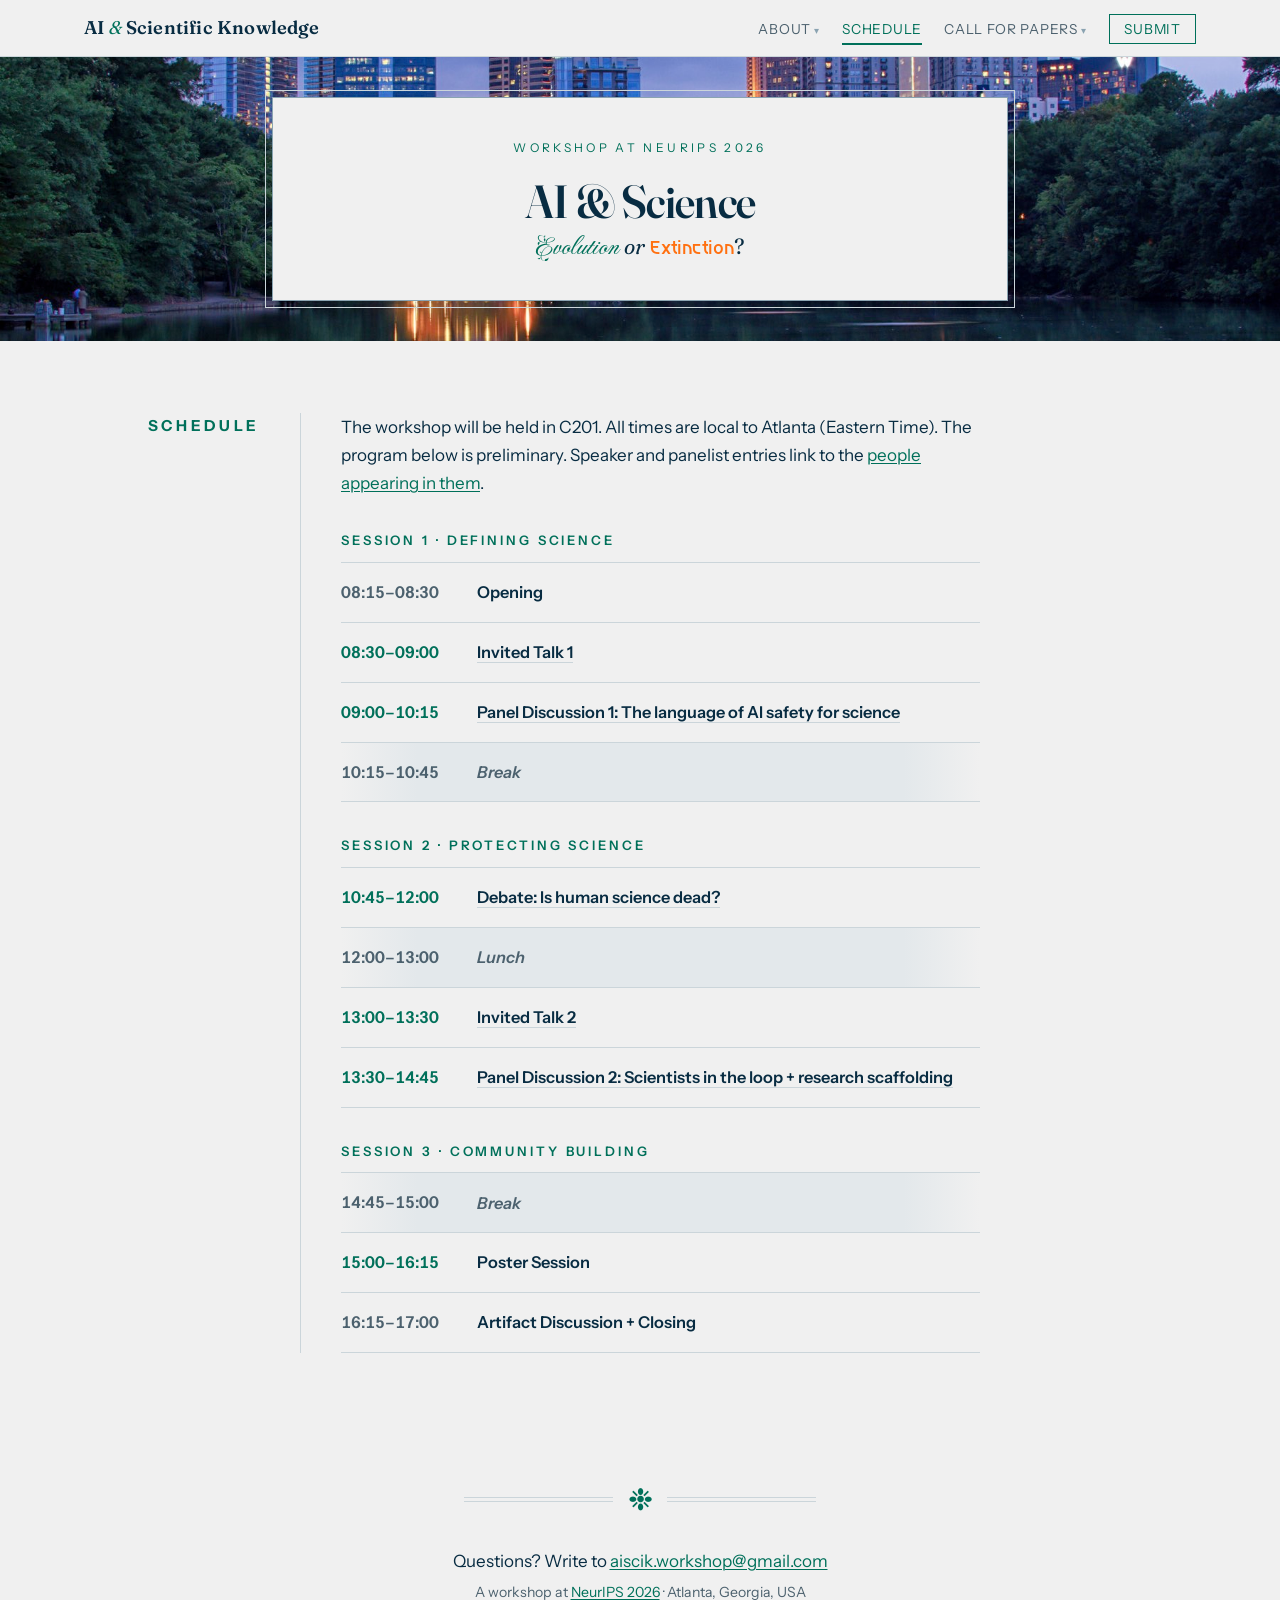
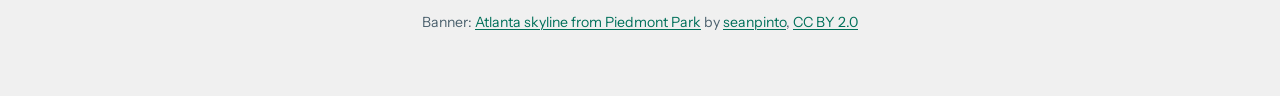
<file: schedule/index.html>
<!DOCTYPE html>
<html lang="en">
<head>
<meta charset="utf-8">
<meta name="viewport" content="width=device-width, initial-scale=1">
<title>Schedule — AI &amp; Science: Evolution or Extinction? — NeurIPS 2026 Workshop</title>
<meta name="description" content="The schedule for the NeurIPS 2026 workshop AI &amp; Science: Evolution or Extinction? Atlanta, Georgia, USA.">
<link rel="preconnect" href="https://fonts.googleapis.com">
<link rel="preconnect" href="https://fonts.gstatic.com" crossorigin>
<link href="https://fonts.googleapis.com/css2?family=Asimovian&family=Fleur+De+Leah&family=Fraunces:ital,opsz,wght@0,9..144,300..700;1,9..144,300..700&family=Instrument+Sans:ital,wght@0,400..700;1,400..700&display=swap" rel="stylesheet">
<link rel="stylesheet" href="/css/styles.css?v=18">
<link rel="icon" href="data:image/svg+xml,<svg xmlns='http://www.w3.org/2000/svg' viewBox='0 0 100 100'><text x='50' y='50' font-size='78' text-anchor='middle' dominant-baseline='central'>❉</text></svg>">
</head>
<body>

<header class="site-header" id="top">
  <nav class="site-nav" aria-label="Main">
    <a class="nav-brand" href="/">AI&nbsp;<span class="amp">&amp;</span>&nbsp;Scientific Knowledge</a>
    <button class="nav-toggle" aria-expanded="false" aria-controls="nav-menu">
      <span class="nav-toggle-bar" aria-hidden="true"></span>
      Menu
    </button>
    <ul class="nav-menu" id="nav-menu">
      <li><a href="/">About</a></li>
      <li><a href="/schedule/" aria-current="page">Schedule</a></li>
      <li><a href="/call-for-papers/">Call for Papers</a></li>
      <li><a class="nav-cta" href="https://openreview.net/group?id=NeurIPS.cc/2026/Workshop/AISciK" target="_blank" rel="noopener">Submit</a></li>
    </ul>
  </nav>
</header>

<main>

  <!-- ======================= HERO (compact) ======================= -->
  <section class="hero hero--compact">
    <div class="hero-frame">
      <p class="hero-eyebrow">Workshop at NeurIPS 2026</p>
      <h1 class="hero-title">
        <span class="hero-title-main">AI &amp; Science</span>
        <span class="hero-title-sub"><span class="evolution">Evolution</span> <em>or</em> <span class="extinction">Extinction</span><span class="rubric">?</span></span>
      </h1>
    </div>
  </section>

  <!-- ======================= SCHEDULE ======================= -->
  <section class="section" id="schedule">
    <h2 class="section-rubric"><span class="rubric-word">Schedule</span></h2>
    <div class="section-body">
      <p>The workshop will be held in C201. All times are local to Atlanta (Eastern Time). The program below is preliminary. Speaker and panelist entries link to the <a href="/#speakers">people appearing in them</a>.</p>
<section class="session">
        <h3 class="session-title">Session 1 &middot; Defining Science</h3>
        <ol class="schedule">
          <li class="slot">
            <span class="slot-time">08:15–08:30</span>
            <div class="slot-info"><h4>Opening</h4></div>
          </li>
          <li class="slot slot-talk">
            <span class="slot-time">08:30–09:00</span>
            <div class="slot-info"><h4><a class="slot-link" href="/#speaker-1">Invited Talk 1</a></h4></div>
          </li>
          <li class="slot slot-talk">
            <span class="slot-time">09:00–10:15</span>
            <div class="slot-info"><h4><a class="slot-link" href="/#panel-1">Panel Discussion 1: The language of AI safety for science</a></h4></div>
          </li>
          <li class="slot slot-break">
            <span class="slot-time">10:15–10:45</span>
            <div class="slot-info"><h4>Break</h4></div>
          </li>
        </ol>
      </section>
      <section class="session">
        <h3 class="session-title">Session 2 &middot; Protecting Science</h3>
        <ol class="schedule">
          <li class="slot slot-talk">
            <span class="slot-time">10:45–12:00</span>
            <div class="slot-info"><h4><a class="slot-link" href="/#debate">Debate: Is human science dead?</a></h4></div>
          </li>
          <li class="slot slot-break">
            <span class="slot-time">12:00–13:00</span>
            <div class="slot-info"><h4>Lunch</h4></div>
          </li>
          <li class="slot slot-talk">
            <span class="slot-time">13:00–13:30</span>
            <div class="slot-info"><h4><a class="slot-link" href="/#speaker-2">Invited Talk 2</a></h4></div>
          </li>
          <li class="slot slot-talk">
            <span class="slot-time">13:30–14:45</span>
            <div class="slot-info"><h4><a class="slot-link" href="/#panel-2">Panel Discussion 2: Scientists in the loop + research scaffolding</a></h4></div>
          </li>
        </ol>
      </section>
      <section class="session">
        <h3 class="session-title">Session 3 &middot; Community Building</h3>
        <ol class="schedule">
          <li class="slot slot-break">
            <span class="slot-time">14:45–15:00</span>
            <div class="slot-info"><h4>Break</h4></div>
          </li>
          <li class="slot slot-talk">
            <span class="slot-time">15:00–16:15</span>
            <div class="slot-info"><h4>Poster Session</h4></div>
          </li>
          <li class="slot">
            <span class="slot-time">16:15–17:00</span>
            <div class="slot-info"><h4>Artifact Discussion + Closing</h4></div>
          </li>
        </ol>
      </section>
    </div>
  </section>

</main>

<footer class="site-footer">
  <div class="hero-rule" aria-hidden="true"><span>❉</span></div>
  <p>Questions? Write to <a href="mailto:aiscik.workshop@gmail.com">aiscik.workshop@gmail.com</a></p>
  <p class="footnote">A workshop at <a href="https://neurips.cc">NeurIPS 2026</a> · Atlanta, Georgia, USA</p>
  <p class="footnote">Banner: <a href="https://commons.wikimedia.org/wiki/File:Atlanta_Skyline_-_Piedmont_Park.png">Atlanta skyline from Piedmont Park</a> by <a href="https://www.flickr.com/photos/seanpinto/26354316925/">seanpinto</a>, <a href="https://creativecommons.org/licenses/by/2.0/">CC&nbsp;BY&nbsp;2.0</a></p>
</footer>

<script src="/js/main.js?v=18"></script>
</body>
</html>
</file>
<file: css/styles.css>
/* =====================================================
   AI and Science: Evolution or Extinction? — NeurIPS 2026
   Clean modern typography with quiet manuscript motifs
   (rubricated margins, drop caps, fleurons, title-page
   rules), set in a cool palette.

   Ground, navy, teal, orange and mustard are sampled from
   the reference posters. The two brightest samples sit at
   about 2:1 on the grey, so anything carrying text uses a
   deeper mix of the same hue; the source values are kept
   for the purely graphic marks.
   ===================================================== */

:root {
  --vellum: #F0F0F0;      /* the cool ground */
  --vellum-deep: #E3E8EB; /* panels and banded rows */
  --ink: #082C42;         /* navy */
  --ink-soft: #4C616E;    /* muted navy-grey */
  --rubric: #00705A;      /* teal, deepened to carry text */
  --gold: #8AA3B1;        /* steel, for the fine rules */
  --line: #CBD5DA;        /* hairlines */

  --steel-deep: #4F6B7B;  /* steel that carries text */
  --teal-bright: #00B090; /* the sampled teal, graphic marks only */
  --pop-orange: #FF7010;  /* used sparingly */

  --font-display: "Fraunces", Georgia, serif;
  --font-body: "Instrument Sans", -apple-system, "Segoe UI", sans-serif;

  /* The page band and the rail sit at their original positions. The text
     column's right edge mirrors its left inset about the page centre, so
     every section closes on the same imaginary line — set symmetrically
     against the title frame's edges. */
  --page: 72rem;          /* outer band */
  --page-pad: 1.25rem;    /* viewport gutter */
  --rail: 11rem;          /* rubricated margin rail */
  --col-gap: 2.5rem;      /* rail to body */
  --body-pad: 2.5rem;     /* body's own left inset, inside its border */
  --hero-w: 46rem;        /* the title frame */
  /* distance from the band's left edge in to the body's vertical rule */
  --body-inset: calc(var(--page-pad) + var(--rail) + var(--col-gap));
  /* mirror it on the right: the column is centred on the page */
  --body-w: calc(var(--page) - var(--body-inset) * 2);
  --nav-h: 3.5rem;
}

* { box-sizing: border-box; }

body {
  margin: 0;
  background: var(--vellum);
  color: var(--ink);
  font-family: var(--font-body);
  font-size: 1.0625rem;
  line-height: 1.65;
  -webkit-font-smoothing: antialiased;
}

a { color: var(--rubric); text-decoration-thickness: 1px; text-underline-offset: 2px; }
a:hover { color: var(--ink); }
:focus-visible { outline: 2px solid var(--rubric); outline-offset: 3px; border-radius: 1px; }

h1, h2, h3, h4 { font-family: var(--font-display); font-weight: 500; line-height: 1.15; margin: 0; }

img { max-width: 100%; height: auto; display: block; }

/* ---------------- Navigation ---------------- */

.site-header {
  position: sticky;
  top: 0;
  z-index: 10;
  background: color-mix(in srgb, var(--vellum) 92%, transparent);
  backdrop-filter: blur(8px);
  border-bottom: 1px solid var(--line);
}

.site-nav {
  max-width: var(--page);
  margin: 0 auto;
  padding: 0 var(--page-pad);
  min-height: var(--nav-h);
  display: flex;
  align-items: center;
  justify-content: space-between;
  gap: 1rem;
}

.nav-brand {
  font-family: var(--font-display);
  font-size: 1.15rem;
  font-weight: 600;
  color: var(--ink);
  text-decoration: none;
  letter-spacing: 0.01em;
}
.nav-brand .amp { color: var(--rubric); font-style: italic; font-weight: 400; }

.nav-menu {
  display: flex;
  gap: 1.4rem;
  list-style: none;
  margin: 0;
  padding: 0;
  flex-wrap: wrap;
}

.nav-menu a {
  color: var(--ink-soft);
  text-decoration: none;
  font-size: 0.86rem;
  letter-spacing: 0.05em;
  text-transform: uppercase;
  padding: 0.35rem 0;
  border-bottom: 2px solid transparent;
}
.nav-menu a:hover { color: var(--ink); }
.nav-menu a.active,
.nav-menu a[aria-current="page"] { color: var(--rubric); border-bottom-color: var(--rubric); }

/* The Submit call-to-action, boxed to stand apart from the plain links */
.nav-menu a.nav-cta {
  border: 1px solid var(--rubric);
  color: var(--rubric);
  padding: 0.4rem 0.9rem;
}
.nav-menu a.nav-cta:hover { background: var(--rubric); color: var(--vellum); }

/* Section-jump dropdowns (built by main.js) under About and Call for Papers */
.nav-has-menu { position: relative; }
.nav-has-menu > a::after {
  content: "\25BE";
  font-size: 0.7em;
  margin-left: 0.35em;
  color: var(--gold);
  vertical-align: middle;
}
.nav-submenu {
  position: absolute;
  top: calc(100% + 0.4rem);
  left: 0;
  min-width: 13rem;
  margin: 0;
  padding: 0.35rem 0;
  list-style: none;
  background: var(--vellum);
  border: 1px solid var(--line);
  box-shadow: 0 10px 24px rgba(8, 44, 66, 0.14);
  opacity: 0;
  visibility: hidden;
  transform: translateY(-4px);
  transition: opacity 0.15s ease, transform 0.15s ease, visibility 0.15s;
  z-index: 30;
}
.nav-has-menu:hover .nav-submenu,
.nav-has-menu:focus-within .nav-submenu {
  opacity: 1;
  visibility: visible;
  transform: translateY(0);
}
.nav-submenu li { margin: 0; }
.nav-submenu a {
  display: block;
  padding: 0.45rem 1.1rem;
  font-size: 0.8rem;
  letter-spacing: 0.02em;
  text-transform: none;
  color: var(--ink-soft);
  white-space: nowrap;
  border-bottom: 0;
}
.nav-submenu a:hover,
.nav-submenu a:focus-visible { color: var(--rubric); background: var(--vellum-deep); }

.nav-toggle {
  display: none;
  font: inherit;
  font-size: 0.72rem;
  letter-spacing: 0.05em;
  text-transform: uppercase;
  color: var(--ink);
  background: none;
  border: 1px solid var(--line);
  border-radius: 2px;
  padding: 0.3rem 0.62rem;
  cursor: pointer;
  align-items: center;
  gap: 0.4rem;
}
.nav-toggle-bar {
  width: 0.85rem;
  height: 2px;
  background: var(--rubric);
  box-shadow: 0 4px 0 var(--rubric), 0 -4px 0 var(--rubric);
}

/* ---------------- Hero: the title page ---------------- */

/* Full-bleed banner; the vertical padding is what lets the photograph
   show above and below the title frame. */
.hero {
  padding: clamp(2.75rem, 7vw, 6rem) var(--page-pad);
  background-color: var(--ink);
  background-image: url("../assets/atlanta-piedmont-park.jpg");
  background-size: cover;
  background-position: center;
}

.hero-frame {
  max-width: var(--hero-w);
  margin: 0 auto;
  text-align: center;
  /* opaque, so the frame keeps its own ground over the photograph */
  background: var(--vellum);
  border: 1px solid var(--gold);
  outline: 1px solid var(--line);
  outline-offset: 6px;
  padding: clamp(2.5rem, 7vw, 5rem) clamp(1.25rem, 5vw, 4rem);
}

.hero-eyebrow {
  margin: 0 0 2.25rem;
  font-size: 0.82rem;
  letter-spacing: 0.28em;
  text-transform: uppercase;
  color: var(--rubric);
}

.hero-title { display: grid; gap: 0.75rem; }

.hero-title-main {
  font-size: clamp(2.6rem, 8vw, 4.75rem);
  font-weight: 560;
  font-variation-settings: "opsz" 144;
  letter-spacing: -0.015em;
}

.hero-title-sub {
  font-size: clamp(1.35rem, 3.6vw, 2rem);
  font-weight: 380;
  color: var(--ink-soft);
}
/* the two futures carry the accent; the words joining them stay in navy */
.hero-title-sub em { font-style: italic; color: var(--ink); }
.hero-title-sub .rubric { color: var(--ink); }

/* The two futures are set against each other: a written hand for the one
   we came from, a machined face for the one in question. Both are sized
   to sit on the same optical line as the roman text between them. */
.hero-title-sub .evolution {
  font-family: "Fleur De Leah", cursive;
  /* the palette's green against Extinction's orange */
  color: var(--rubric);
  /* the script's x-height is 34.5 per em against the machined face's 53.5,
     so this is the size at which the two words read as the same size */
  font-size: 1.28em;
  line-height: 0.6;
  /* the script's flourishes reach into its side bearings, so the normal
     word space reads as a collision */
  margin-right: 0.1em;
}
.hero-title-sub .extinction {
  font-family: "Asimovian", var(--font-display), sans-serif;
  color: var(--pop-orange);
  font-size: 0.82em;
  letter-spacing: 0.01em;
}

.hero-rule {
  display: flex;
  align-items: center;
  gap: 0.9rem;
  margin: 2.25rem auto 1.75rem;
  max-width: 22rem;
  color: var(--gold);
}
.hero-rule::before,
.hero-rule::after {
  content: "";
  flex: 1;
  border-top: 1px solid var(--line);
  border-bottom: 1px solid var(--line);
  height: 3px;
}
.hero-rule span { font-size: 1.85rem; line-height: 1; color: var(--rubric); }

.hero-meta {
  margin: 0 0 0.6rem;
  font-size: 0.95rem;
  letter-spacing: 0.16em;
  text-transform: uppercase;
  color: var(--ink);
}

.hero-tagline {
  margin: 0;
  font-family: var(--font-display);
  font-style: italic;
  font-size: 1.05rem;
  color: var(--ink-soft);
}

/* Subpages open on a slimmer strip of the same banner: the frame keeps its
   double rule and the title steps down. The full hero (About) is unchanged. */
.hero--compact { padding: clamp(1.25rem, 3.5vw, 2.5rem) var(--page-pad); }
.hero--compact .hero-frame {
  padding: clamp(1.5rem, 4vw, 2.5rem) clamp(1.25rem, 4vw, 3rem);
}
.hero--compact .hero-eyebrow { margin-bottom: 1.1rem; font-size: 0.75rem; }
.hero--compact .hero-title { gap: 0.4rem; }
.hero--compact .hero-title-main { font-size: clamp(1.9rem, 5vw, 2.9rem); }
.hero--compact .hero-title-sub { font-size: clamp(1.05rem, 2.5vw, 1.35rem); }

/* ---------------- Sections & the rubricated margin ---------------- */

.section {
  max-width: var(--page);
  margin: 0 auto;
  padding: clamp(2.5rem, 6vw, 4.5rem) var(--page-pad);
  display: grid;
  grid-template-columns: var(--rail) minmax(0, 1fr);
  gap: 0 var(--col-gap);
  scroll-margin-top: calc(var(--nav-h) + 1rem);
}

/* Margin rail: red incipit like a manuscript rubric */
/* The rail carries the section title itself, hung in the margin under its
   numeral, so the body opens straight into its text. */
.section-rubric {
  text-align: right;
  padding-top: 0.1rem;
}
/* the label treatment the rail carried before it became the heading; the
   h2 it now sits in would otherwise hand it the display serif and its
   heading weight */
.section-rubric .rubric-word {
  display: block;
  font-family: var(--font-body);
  font-size: 0.95rem;
  font-weight: 700;
  line-height: 1.5;
  letter-spacing: 0.24em;
  text-transform: uppercase;
  color: var(--rubric);
  text-wrap: balance;
}

.section-body {
  max-width: var(--body-w);
  border-left: 1px solid var(--line);
  padding-left: var(--body-pad);
}

.section-body p { margin: 0 0 1.1rem; }
.section-body > :last-child { margin-bottom: 0; }

/* Subsection heading within a section body — the same letterspaced teal
   label the schedule and questions panel carry, given top room so it
   reads as a break in the prose above it. */
.subsection-title {
  font-family: var(--font-body);
  font-size: 0.82rem;
  font-weight: 600;
  letter-spacing: 0.22em;
  text-transform: uppercase;
  color: var(--rubric);
  margin: 2rem 0 0.85rem;
}
/* when a subsection opens the section, sit it at the section's top edge
   rather than 2rem below the heading in the rail */
.section-body > .subsection-title:first-child { margin-top: 0; }

/* Drop cap on section openings */
.dropcap::first-letter {
  font-family: var(--font-display);
  font-weight: 600;
  font-size: 3.4em;
  line-height: 0.82;
  float: left;
  padding: 0.06em 0.12em 0 0;
  color: var(--rubric);
}

/* Section divider */
.fleuron {
  text-align: center;
  color: var(--gold);
  font-size: 1.7rem;
  font-weight: 700;
  line-height: 1;
  user-select: none;
}

/* ---------------- About: guiding questions ---------------- */

.questions {
  background: var(--vellum-deep);
  border: 1px solid var(--line);
  padding: 1.75rem 2rem;
  margin: 1.75rem 0;
}

.questions-heading {
  font-size: 0.82rem;
  font-family: var(--font-body);
  font-weight: 600;
  letter-spacing: 0.22em;
  text-transform: uppercase;
  color: var(--rubric);
  margin-bottom: 1rem;
}

.questions ol,
.question-list {
  margin: 0;
  padding: 0;
  list-style: none;
  display: grid;
  gap: 1rem;
}

/* the three questions, set in the run of prose rather than in the panel */
.question-list { margin: 1.5rem 0 1.35rem; }

.questions li,
.question-list li {
  font-family: var(--font-display);
  font-size: 1.08rem;
  line-height: 1.5;
}

/* ---------------- Lists: topics & guidelines ---------------- */

.topic-list, .guideline-list {
  margin: 0 0 1.25rem;
  padding: 0;
  list-style: none;
  display: grid;
  gap: 0.55rem;
}
.topic-list li, .guideline-list li {
  padding-left: 1.4rem;
  position: relative;
}
.topic-list li::before, .guideline-list li::before {
  content: "❧";
  position: absolute;
  left: 0;
  color: var(--rubric);
  font-size: 0.85em;
  top: 0.15em;
}
.guideline-list strong { font-weight: 600; }

/* ---------------- Tracks ---------------- */

/* Three track boxes stacked in a column, each keyed to a palette accent
   carried on its left rule with a faint wash of the same hue behind it. */
.tracks {
  list-style: none;
  margin: 1.5rem 0 0;
  padding: 0;
  display: grid;
  gap: 1rem;
}
.track {
  padding: 1.15rem 1.4rem;
  border: 1px solid var(--line);
  border-left: 5px solid var(--track-accent);
  background: color-mix(in srgb, var(--track-accent) 10%, var(--vellum));
}
.track h3 {
  font-size: 1.2rem;
  font-weight: 560;
  color: var(--ink);
}
/* Body copy inside a box: smaller and greyer than the running prose so the
   boxes read as supporting detail. Same 0.7rem rhythm; the nested list's
   fleurons pick up the box's own accent rather than the default teal. */
.track p { margin: 0.7rem 0 0; font-size: 0.9rem; color: var(--ink-soft); }
.track .topic-list { margin: 0.7rem 0 0; font-size: 0.9rem; color: var(--ink-soft); }
.track .topic-list li::before { color: var(--track-accent); }
/* Small label for a subsection inside a box (e.g. Example Works), tinted
   to the box's own accent. */
.track-subhead {
  margin: 1.1rem 0 0.5rem;
  font-family: var(--font-body);
  font-size: 0.72rem;
  font-weight: 600;
  letter-spacing: 0.14em;
  text-transform: uppercase;
  color: var(--track-accent);
}
.track-research     { --track-accent: var(--rubric); }
.track-datasets     { --track-accent: var(--steel-deep); }
.track-perspectives { --track-accent: var(--pop-orange); }

/* ---------------- Topics ---------------- */

/* A numbered list of topic clusters: each carries a display-serif title
   with its number hung in the margin, an italic one-line gloss, and the
   ❧ bullets of a nested topic list — title, gloss and bullets share one
   left edge, the numeral hangs to its left like the question list. */
.topics-list {
  list-style: none;
  counter-reset: topic;
  margin: 1.5rem 0 0;
  padding: 0;
  display: grid;
  gap: 2rem;
}
.topics-list > li { counter-increment: topic; }
.topics-list > li > h3 {
  position: relative;
  padding-left: 2.4rem;
  font-size: 1.2rem;
  font-weight: 560;
  line-height: 1.3;
}
.topics-list > li > h3::before {
  content: counter(topic) ".";
  position: absolute;
  left: 0;
  font-family: var(--font-display);
  font-style: italic;
  color: var(--steel-deep);
}
.topic-desc {
  margin: 0.45rem 0 0.85rem;
  padding-left: 2.4rem;
  font-family: var(--font-display);
  font-style: italic;
  color: var(--ink-soft);
}
.topics-list .topic-list { margin: 0; padding-left: 2.4rem; }

/* ---------------- FAQ ---------------- */

/* Each entry is a serif question with its answer set beneath in the body
   face; the grid gap keeps the pairs apart. */
.faq { display: grid; gap: 1.75rem; }
.faq-q {
  font-family: var(--font-display);
  font-size: 1.12rem;
  font-weight: 550;
  line-height: 1.3;
  margin: 0 0 0.45rem;
}
.faq-item p { margin: 0; }

/* ---------------- Submit button ---------------- */

.submit-row { margin-top: 1.75rem; }

.button {
  display: inline-block;
  background: var(--rubric);
  color: var(--vellum);
  text-decoration: none;
  font-size: 0.9rem;
  font-weight: 600;
  letter-spacing: 0.08em;
  text-transform: uppercase;
  padding: 0.8rem 1.6rem;
  border: 1px solid var(--rubric);
  transition: background 0.15s ease, color 0.15s ease;
}
.button:hover { background: transparent; color: var(--rubric); }
.button[aria-disabled="true"] { opacity: 0.85; cursor: default; }

/* ---------------- Important dates ---------------- */

.dates-list { margin: 0 0 1rem; }

.dates-row {
  display: flex;
  align-items: baseline;
  gap: 1rem;
  padding: 0.85rem 0;
  border-bottom: 1px solid var(--line);
}
.dates-row:first-child { border-top: 1px solid var(--line); }

.dates-row dt { font-weight: 600; margin: 0; }
/* set as the term it answers, distinguished by colour alone */
.dates-row dd {
  margin: 0 0 0 auto;
  color: var(--rubric);
  white-space: nowrap;
}

.footnote { font-size: 0.88rem; color: var(--ink-soft); }

/* ---------------- Schedule ---------------- */

/* The day runs in three named sessions */
.session { margin-top: 2.25rem; }
.session-title {
  font-family: var(--font-body);
  font-size: 0.82rem;
  font-weight: 600;
  letter-spacing: 0.22em;
  text-transform: uppercase;
  color: var(--rubric);
  margin-bottom: 0.85rem;
}

.schedule {
  list-style: none;
  margin: 0;
  padding: 0;
}

.slot {
  display: grid;
  /* wide enough for a full range, e.g. 10:15–10:45 */
  grid-template-columns: 7rem minmax(0, 1fr);
  gap: 1.5rem;
  padding: 1rem 0;
  border-bottom: 1px solid var(--line);
}
.slot:first-child { border-top: 1px solid var(--line); }

.slot-time {
  /* set exactly as the entry beside it: only the colour differs */
  font-size: 1.02rem;
  font-weight: 600;
  font-variant-numeric: tabular-nums;
  color: var(--ink-soft);
  /* centred in the row rather than sat on the first line's baseline */
  align-self: center;
}
.slot-talk .slot-time { color: var(--rubric); }

/* the entry sits centred against its time, rather than filling the row */
.slot-info { align-self: center; }

.slot-info h4 {
  /* set as the times are, so the whole programme reads in one voice */
  font-family: var(--font-body);
  font-size: 1.02rem;
  font-weight: 600;
}
.slot-info p { margin: 0.4rem 0 0; font-size: 0.95rem; color: var(--ink-soft); }

.slot-break { background: linear-gradient(to right, transparent, var(--vellum-deep) 12%, var(--vellum-deep) 88%, transparent); }
/* breaks read as the other entries do, set apart by the italic alone */
.slot-break .slot-info h4 { font-style: italic; color: var(--ink-soft); }

.slot-speaker {
  display: inline-flex;
  align-items: center;
  gap: 0.55rem;
  margin-right: 1.25rem;
  color: var(--ink);
  text-decoration: none;
  border-bottom: 1px solid transparent;
}
.slot-speaker:hover { color: var(--rubric); }
.slot-speaker img { width: 28px; height: 34px; flex: none; }

/* ---------------- People grids ---------------- */

.people-grid {
  list-style: none;
  margin: 0.5rem 0 0;
  padding: 0;
  display: grid;
  grid-template-columns: repeat(auto-fill, minmax(9.5rem, 1fr));
  gap: 2.25rem 1.5rem;
}

/* Speakers are grouped by the session they appear in */
.speaker-group { margin-top: 2.5rem; scroll-margin-top: calc(var(--nav-h) + 1.5rem); }
.group-title {
  font-family: var(--font-body);
  font-size: 0.95rem;
  font-weight: 600;
  line-height: 1.4;
  color: var(--rubric);
  padding-top: 1.25rem;
  border-top: 1px solid var(--line);
  margin-bottom: 1.25rem;
}

/* the schedule entry carries you down to the people in it */
.slot-link { color: inherit; text-decoration: none; border-bottom: 1px solid var(--line); }
.slot-link:hover { color: var(--rubric); border-bottom-color: currentColor; }

/* the Program page's schedule links land on individual cards here, so they
   need the same sticky-header clearance the speaker groups have */
.person { max-width: 14rem; scroll-margin-top: calc(var(--nav-h) + 1.5rem); }
/* aspect-ratio + cover so a real photo of any shape fills the slot to the
   same proportions as the placeholders, keeping the grid even */
.person img {
  width: 100%;
  max-width: 11rem;
  margin-bottom: 0.9rem;
  aspect-ratio: 5 / 6;
  object-fit: cover;
  /* the niche arch the placeholder frames draw, so photographs share it
     (a no-op on the SVGs, whose corners are already transparent) */
  border-radius: 50% 50% 0 0 / 42% 42% 0 0;
}
.person h3 { font-size: 1.15rem; font-weight: 550; }
/* The role held, set apart from the institution beneath it */
.person-title {
  margin: 0.3rem 0 0;
  font-family: var(--font-display);
  font-style: italic;
  font-size: 0.95rem;
  color: var(--ink-soft);
}
.person-affil { margin: 0.25rem 0 0; font-size: 0.92rem; color: var(--ink-soft); }
.person-role {
  margin: 0.5rem 0 0;
  font-size: 0.8rem;
  letter-spacing: 0.06em;
  text-transform: uppercase;
  color: var(--rubric);
}

/* highlight a speaker card when jumped to from the schedule */
.person:target img { outline: 2px solid var(--rubric); outline-offset: 4px; }

/* Speakers land 3×2 and organizers 3+2 inside the shared column; both
   drop to two columns on narrow screens via the auto-fill above. */

/* ---------------- Footer ---------------- */

.site-footer {
  max-width: var(--page);
  margin: 0 auto;
  padding: 1.5rem var(--page-pad) 3.5rem;
  text-align: center;
}
.site-footer .hero-rule { margin-bottom: 2rem; }
.site-footer p { margin: 0.4rem 0; }

/* ---------------- Responsive ---------------- */

@media (max-width: 56rem) {
  .section {
    grid-template-columns: minmax(0, 1fr);
    gap: 0;
  }
  .section-rubric {
    text-align: left;
    padding: 0 0 0.75rem;
    display: flex;
    align-items: baseline;
    gap: 0.6rem;
  }
  .section-body { border-left: 0; padding-left: 0; }
}

@media (max-width: 44rem) {
  .nav-toggle { display: inline-flex; }
  .nav-brand { font-size: 0.95rem; }
  .nav-menu {
    display: none;
    position: absolute;
    top: 100%;
    left: 0;
    right: 0;
    flex-direction: column;
    gap: 0;
    background: var(--vellum);
    border-bottom: 1px solid var(--line);
    padding: 0.5rem 1.25rem 1rem;
  }
  .nav-menu.open { display: flex; }
  .nav-menu a { display: block; padding: 0.55rem 0; border-bottom: 0; }
  .nav-menu a.active,
  .nav-menu a[aria-current="page"] { border-bottom: 0; }

  /* dropdowns open inline and indented within the collapsed menu */
  .nav-has-menu > a::after { display: none; }
  .nav-submenu {
    position: static;
    opacity: 1;
    visibility: visible;
    transform: none;
    min-width: 0;
    padding: 0 0 0.35rem 1rem;
    border: 0;
    box-shadow: none;
    background: transparent;
  }
  .nav-submenu a { padding: 0.4rem 0; }

  .slot { grid-template-columns: 6rem minmax(0, 1fr); gap: 0.9rem; }
  .slot-speaker { display: flex; margin: 0.4rem 0 0; }

  .hero-frame { outline-offset: 4px; }
}
</file>
